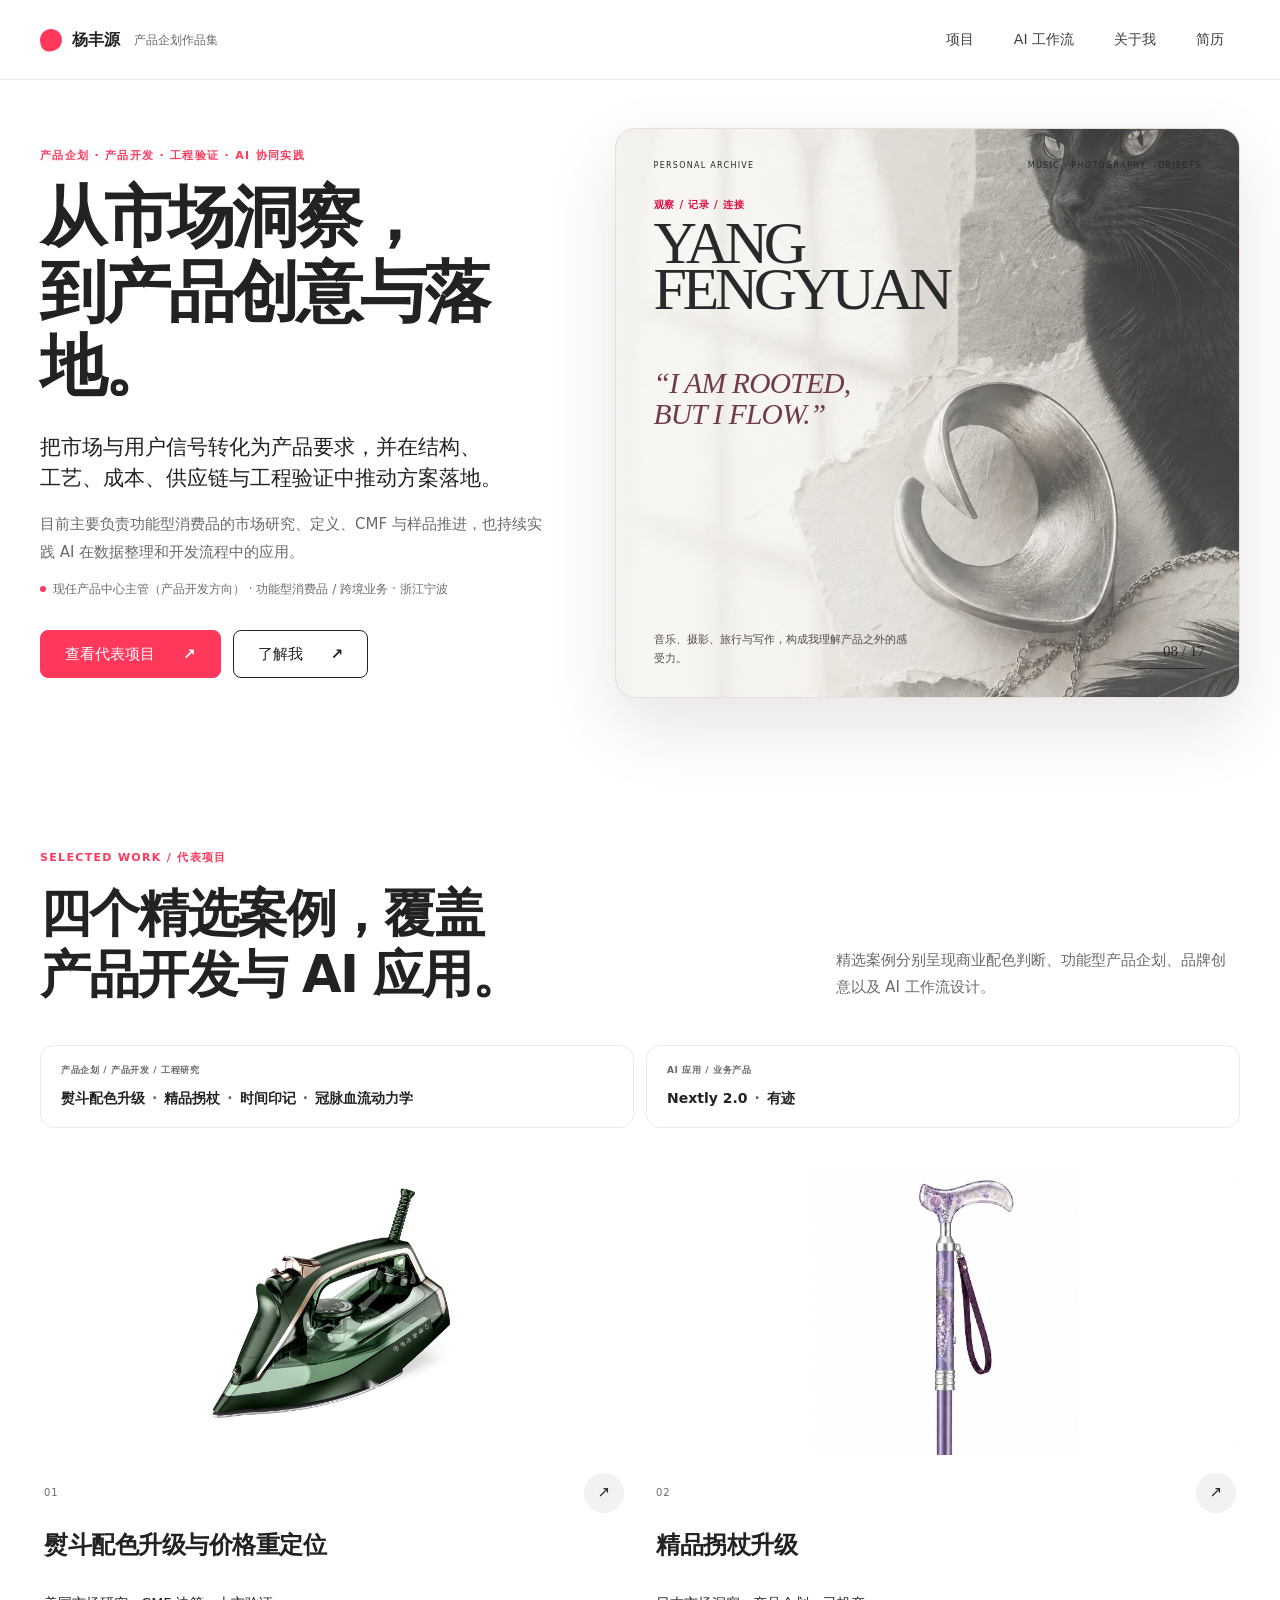
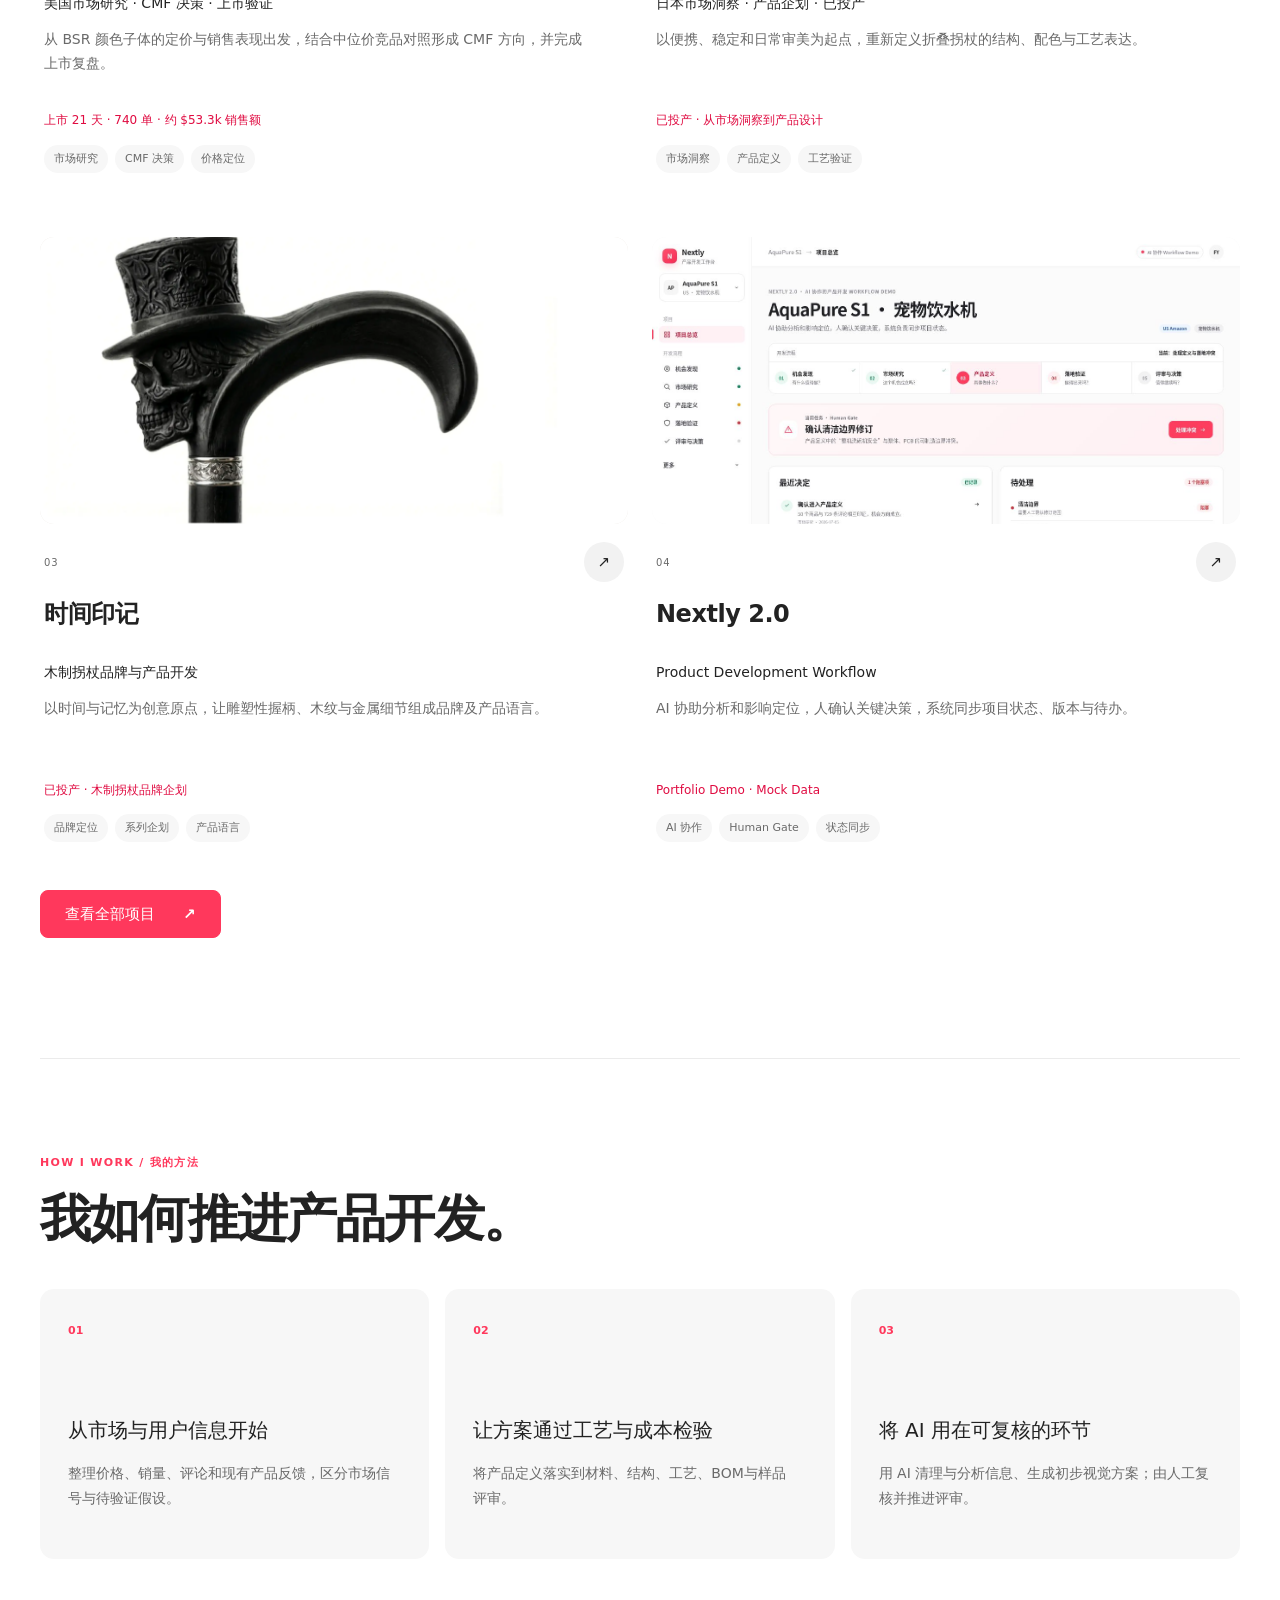
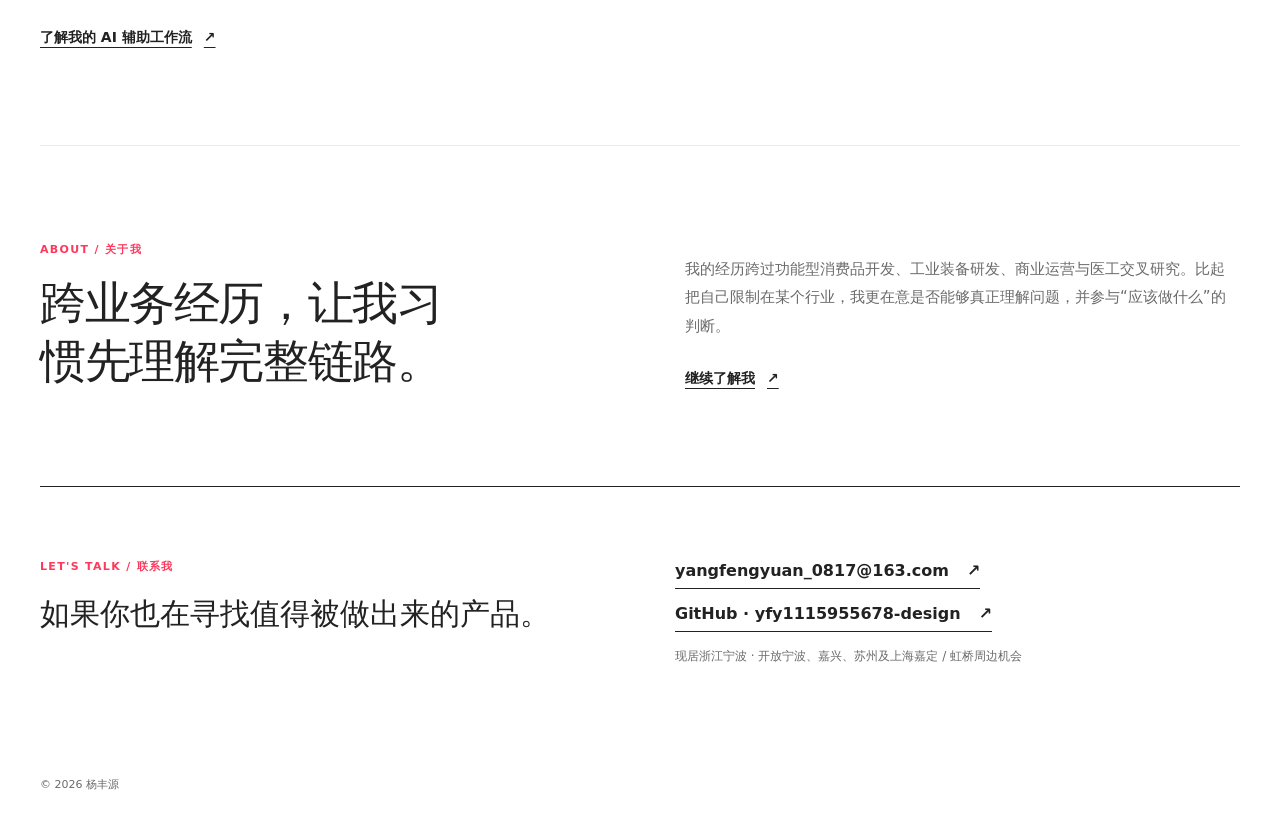
<file: index.html>
<!DOCTYPE html>
<html lang="zh-CN" data-theme="light"><head><meta charset="utf-8"><meta name="viewport" content="width=device-width, initial-scale=1"><link rel="preload" href="/hero-gothic-cat-metal.webp" as="image"><link rel="stylesheet" href="/assets/index-Cj0hgmuT.css?v=portfolio-20260827-corecases" data-precedence="vite-rsc/importer-resources"><title>杨丰源｜产品企划、产品开发与工程验证作品集</title><meta name="description" content="从市场与用户研究到产品定义、工程验证与供应链落地，展示杨丰源在产品企划、产品开发及 AI 协同实践中的项目证据。"><meta property="og:title" content="杨丰源｜产品企划、产品开发与工程验证作品集"><meta property="og:description" content="从市场与用户研究到产品定义、工程验证与供应链落地，展示杨丰源在产品企划、产品开发及 AI 协同实践中的项目证据。"><meta property="og:type" content="website"><meta property="og:image" content="https://fengyuan-portfolio.onrender.com/hero-gothic-cat-metal.webp"><meta property="og:url" content="https://fengyuan-portfolio.onrender.com"><meta name="twitter:card" content="summary_large_image"><meta name="twitter:image" content="https://fengyuan-portfolio.onrender.com/hero-gothic-cat-metal.webp"><link rel="canonical" href="https://fengyuan-portfolio.onrender.com/"><link rel="shortcut icon" href="/favicon.svg"><link rel="icon" href="/favicon.svg">
<link rel="preload" href="/assets/_vinext_fonts/geist-8ac0455e797f/geist-ff2310f5.woff2" as="font" type="font/woff2" crossorigin="">
<link rel="preload" href="/assets/_vinext_fonts/geist-8ac0455e797f/geist-875ccdd4.woff2" as="font" type="font/woff2" crossorigin="">
<link rel="preload" href="/assets/_vinext_fonts/geist-8ac0455e797f/geist-52306abf.woff2" as="font" type="font/woff2" crossorigin="">
<link rel="preload" href="/assets/_vinext_fonts/geist-8ac0455e797f/geist-001175b1.woff2" as="font" type="font/woff2" crossorigin="">
<link rel="preload" href="/assets/_vinext_fonts/geist-8ac0455e797f/geist-98bbbccb.woff2" as="font" type="font/woff2" crossorigin="">
<link rel="preload" href="/assets/_vinext_fonts/geist-mono-00e989178794/geist-mono-f6b33328.woff2" as="font" type="font/woff2" crossorigin="">
<link rel="preload" href="/assets/_vinext_fonts/geist-mono-00e989178794/geist-mono-44e03052.woff2" as="font" type="font/woff2" crossorigin="">
<link rel="preload" href="/assets/_vinext_fonts/geist-mono-00e989178794/geist-mono-0638449e.woff2" as="font" type="font/woff2" crossorigin="">
<link rel="preload" href="/assets/_vinext_fonts/geist-mono-00e989178794/geist-mono-971fb274.woff2" as="font" type="font/woff2" crossorigin="">
<link rel="preload" href="/assets/_vinext_fonts/geist-mono-00e989178794/geist-mono-44745446.woff2" as="font" type="font/woff2" crossorigin="">
<link rel="preload" href="/assets/_vinext_fonts/geist-mono-00e989178794/geist-mono-013b2f2f.woff2" as="font" type="font/woff2" crossorigin="">
<style data-vinext-fonts="">/* cyrillic-ext */
@font-face {
  font-family: 'Geist';
  font-style: normal;
  font-weight: 100 900;
  font-display: swap;
  src: url(/assets/_vinext_fonts/geist-8ac0455e797f/geist-ff2310f5.woff2) format('woff2');
  unicode-range: U+0460-052F, U+1C80-1C8A, U+20B4, U+2DE0-2DFF, U+A640-A69F, U+FE2E-FE2F;
}
/* cyrillic */
@font-face {
  font-family: 'Geist';
  font-style: normal;
  font-weight: 100 900;
  font-display: swap;
  src: url(/assets/_vinext_fonts/geist-8ac0455e797f/geist-875ccdd4.woff2) format('woff2');
  unicode-range: U+0301, U+0400-045F, U+0490-0491, U+04B0-04B1, U+2116;
}
/* vietnamese */
@font-face {
  font-family: 'Geist';
  font-style: normal;
  font-weight: 100 900;
  font-display: swap;
  src: url(/assets/_vinext_fonts/geist-8ac0455e797f/geist-52306abf.woff2) format('woff2');
  unicode-range: U+0102-0103, U+0110-0111, U+0128-0129, U+0168-0169, U+01A0-01A1, U+01AF-01B0, U+0300-0301, U+0303-0304, U+0308-0309, U+0323, U+0329, U+1EA0-1EF9, U+20AB;
}
/* latin-ext */
@font-face {
  font-family: 'Geist';
  font-style: normal;
  font-weight: 100 900;
  font-display: swap;
  src: url(/assets/_vinext_fonts/geist-8ac0455e797f/geist-001175b1.woff2) format('woff2');
  unicode-range: U+0100-02BA, U+02BD-02C5, U+02C7-02CC, U+02CE-02D7, U+02DD-02FF, U+0304, U+0308, U+0329, U+1D00-1DBF, U+1E00-1E9F, U+1EF2-1EFF, U+2020, U+20A0-20AB, U+20AD-20C0, U+2113, U+2C60-2C7F, U+A720-A7FF;
}
/* latin */
@font-face {
  font-family: 'Geist';
  font-style: normal;
  font-weight: 100 900;
  font-display: swap;
  src: url(/assets/_vinext_fonts/geist-8ac0455e797f/geist-98bbbccb.woff2) format('woff2');
  unicode-range: U+0000-00FF, U+0131, U+0152-0153, U+02BB-02BC, U+02C6, U+02DA, U+02DC, U+0304, U+0308, U+0329, U+2000-206F, U+20AC, U+2122, U+2191, U+2193, U+2212, U+2215, U+FEFF, U+FFFD;
}

.__font_geist_0tvmz3h { font-family: 'Geist', sans-serif; }

.__variable_geist_0tvmz3h { --font-geist-sans: 'Geist', sans-serif; }

/* cyrillic-ext */
@font-face {
  font-family: 'Geist Mono';
  font-style: normal;
  font-weight: 100 900;
  font-display: swap;
  src: url(/assets/_vinext_fonts/geist-mono-00e989178794/geist-mono-f6b33328.woff2) format('woff2');
  unicode-range: U+0460-052F, U+1C80-1C8A, U+20B4, U+2DE0-2DFF, U+A640-A69F, U+FE2E-FE2F;
}
/* cyrillic */
@font-face {
  font-family: 'Geist Mono';
  font-style: normal;
  font-weight: 100 900;
  font-display: swap;
  src: url(/assets/_vinext_fonts/geist-mono-00e989178794/geist-mono-44e03052.woff2) format('woff2');
  unicode-range: U+0301, U+0400-045F, U+0490-0491, U+04B0-04B1, U+2116;
}
/* symbols2 */
@font-face {
  font-family: 'Geist Mono';
  font-style: normal;
  font-weight: 100 900;
  font-display: swap;
  src: url(/assets/_vinext_fonts/geist-mono-00e989178794/geist-mono-0638449e.woff2) format('woff2');
  unicode-range: U+2000-2001, U+2004-2008, U+200A, U+23B8-23BD, U+2500-259F;
}
/* vietnamese */
@font-face {
  font-family: 'Geist Mono';
  font-style: normal;
  font-weight: 100 900;
  font-display: swap;
  src: url(/assets/_vinext_fonts/geist-mono-00e989178794/geist-mono-971fb274.woff2) format('woff2');
  unicode-range: U+0102-0103, U+0110-0111, U+0128-0129, U+0168-0169, U+01A0-01A1, U+01AF-01B0, U+0300-0301, U+0303-0304, U+0308-0309, U+0323, U+0329, U+1EA0-1EF9, U+20AB;
}
/* latin-ext */
@font-face {
  font-family: 'Geist Mono';
  font-style: normal;
  font-weight: 100 900;
  font-display: swap;
  src: url(/assets/_vinext_fonts/geist-mono-00e989178794/geist-mono-44745446.woff2) format('woff2');
  unicode-range: U+0100-02BA, U+02BD-02C5, U+02C7-02CC, U+02CE-02D7, U+02DD-02FF, U+0304, U+0308, U+0329, U+1D00-1DBF, U+1E00-1E9F, U+1EF2-1EFF, U+2020, U+20A0-20AB, U+20AD-20C0, U+2113, U+2C60-2C7F, U+A720-A7FF;
}
/* latin */
@font-face {
  font-family: 'Geist Mono';
  font-style: normal;
  font-weight: 100 900;
  font-display: swap;
  src: url(/assets/_vinext_fonts/geist-mono-00e989178794/geist-mono-013b2f2f.woff2) format('woff2');
  unicode-range: U+0000-00FF, U+0131, U+0152-0153, U+02BB-02BC, U+02C6, U+02DA, U+02DC, U+0304, U+0308, U+0329, U+2000-206F, U+20AC, U+2122, U+2191, U+2193, U+2212, U+2215, U+FEFF, U+FFFD;
}

.__font_geist_mono_1diim1n { font-family: 'Geist Mono', sans-serif; }

.__variable_geist_mono_1diim1n { --font-geist-mono: 'Geist Mono', sans-serif; }
</style>
<link rel="stylesheet" href="/assets/cat-cursor.css"><style id="iron-portfolio-card-css">
.iron-project-visual{background:linear-gradient(135deg,#202b2d,#172425 54%,#2c2431);display:flex;align-items:center;justify-content:center;position:relative;overflow:hidden;padding:35px}
.iron-project-visual:after{content:"COLOR / PRICE / MARKET";position:absolute;bottom:25px;left:28px;color:#bdcccc;font:11px/1.5 monospace;letter-spacing:.14em}
.iron-project-visual .iron-color-bar{width:25%;height:74%;border-radius:100px 100px 13px 13px;margin:0 6px;transform:skewX(-9deg) rotate(-2deg);box-shadow:inset 10px 6px 19px rgba(255,255,255,.2),inset -15px -12px 25px rgba(0,0,0,.45),0 12px 28px rgba(0,0,0,.25)}
.iron-project-visual .iron-color-bar:nth-child(1){background:linear-gradient(120deg,#767d80,#151a1c,#5f6868)}
.iron-project-visual .iron-color-bar:nth-child(2){background:linear-gradient(120deg,#318478,#093b39,#4e7670)}
.iron-project-visual .iron-color-bar:nth-child(3){background:linear-gradient(120deg,#87508e,#371f4a,#6c3c76)}
.iron-project-visual:before{content:"CMF RESEARCH";position:absolute;top:25px;left:28px;color:#d2e1df;font:11px/1 monospace;letter-spacing:.15em}
@media(max-width:600px){.iron-project-visual{padding:22px}.iron-project-visual .iron-color-bar{height:68%}}
</style><style id="real-iron-card">
.iron-project-visual.iron-real-card{background:#fff!important;display:flex!important;align-items:center!important;justify-content:center!important;padding:0!important;overflow:hidden!important}
.iron-project-visual.iron-real-card::before,.iron-project-visual.iron-real-card::after{display:none!important}
.iron-real-card-inner{width:48.78%;height:auto;aspect-ratio:1;flex:0 0 auto;background:#fff url('/project-images/iron-selected-cmf-1024.avif') no-repeat 0% 50% / 300% auto}
</style><style id="portfolio-paths-two-cols">
@media (min-width:701px){.portfolio-paths-two{grid-template-columns:repeat(2,minmax(0,1fr))}}
</style><style id="portfolio-card-rhythm-v2">
/* Align the information baseline for card pairs without forcing mobile card heights. */
@media(min-width:961px){
.project-grid>.project-card{display:flex;flex-direction:column}
.project-grid>.project-card>.project-card-copy{display:flex;flex-direction:column;flex:1}
.project-grid>.project-card h3{min-height:2.55em}
.project-grid>.project-card .project-subtitle{min-height:1.5em}
.project-grid>.project-card .project-summary{min-height:4.9em}
.project-grid>.project-card .tag-row{margin-top:auto}
}
</style></head><body class="__variable_geist_0tvmz3h __variable_geist_mono_1diim1n">
<a class="skip-link" href="#main-content">跳到主要内容</a>
<main id="main-content" class="site-page"><header class="site-header shell"><a href="/" class="wordmark" aria-label="杨丰源作品集首页" aria-current="page"><span class="wordmark-dot" aria-hidden="true"></span><span>杨丰源</span><small>产品企划作品集</small></a><nav aria-label="主要导航"><a href="/projects">项目</a><a href="/ai-workflow">AI 工作流</a><a href="/about">关于我</a><a href="/resume">简历</a></nav></header><section class="hero shell" aria-labelledby="hero-title"><div class="hero-copy"><p class="eyebrow">产品企划 · 产品开发 · 工程验证 · AI 协同实践</p><h1 id="hero-title">从市场洞察，<br>到产品创意与落地。</h1><p class="hero-lede">把市场与用户信号转化为产品要求，并在结构、工艺、成本、供应链与工程验证中推动方案落地。</p><p class="hero-note">目前主要负责功能型消费品的市场研究、定义、CMF 与样品推进，也持续实践 AI 在数据整理和开发流程中的应用。</p><p class="hero-role">现任产品中心主管（产品开发方向） · 功能型消费品 / 跨境业务 · 浙江宁波</p><div class="hero-actions"><a href="/projects" class="button button-primary">查看代表项目 <span aria-hidden="true">↗</span></a><a href="/about" class="button button-secondary">了解我 <span aria-hidden="true">↗</span></a></div></div><aside class="hero-editorial hero-editorial-personal" aria-label="杨丰源个人视觉档案"><img src="/hero-gothic-cat-metal.webp" alt="黑猫、银色金属与哥特拱窗影组成的个人视觉拼贴"><div class="hero-editorial-topline"><span>PERSONAL ARCHIVE</span><span>MUSIC · PHOTOGRAPHY · OBJECTS</span></div><div class="hero-editorial-title"><small>观察 / 记录 / 连接</small><strong>YANG<br>FENGYUAN</strong></div><blockquote>“I AM ROOTED,<br>BUT I FLOW.”</blockquote><div class="hero-editorial-foot"><p>音乐、摄影、旅行与写作，<br class="br-mobile">构成我理解产品之外的感受力。</p><time datetime="08-17">08 / 17</time></div></aside></section><section class="projects-section shell section-pad" id="projects"><div class="section-heading"><div><p class="eyebrow">SELECTED WORK / 代表项目</p><h2>四个精选案例，覆盖产品开发与 AI 应用。</h2></div><p>精选案例分别呈现商业配色判断、功能型产品企划、品牌创意以及 AI 工作流设计。</p></div><div class="portfolio-paths portfolio-paths-two" aria-label="按领域浏览全部项目"><article><span>产品企划 / 产品开发 / 工程研究</span><p><a href="/projects/iron">熨斗配色升级</a><i>·</i><a href="/projects/cane">精品拐杖</a><i>·</i><a href="/projects/brand-concept">时间印记</a><i>·</i><a href="/projects/coronary">冠脉血流动力学</a></p></article><article><span>AI 应用 / 业务产品</span><p><a href="/projects/nextly">Nextly 2.0</a><i>·</i><a href="/projects/youji">有迹</a></p></article></div><div class="project-grid"><a href="/projects/iron" class="project-card project-card-iron"><div class="project-visual iron-project-visual iron-real-card" role="img" aria-label="深绿色熨斗产品 CMF 效果图，深绿与香槟金主视觉"><div class="iron-real-card-inner"></div></div><div class="project-card-copy"><div class="project-card-head"><span class="project-index">01</span><span class="round-arrow"><span aria-hidden="true">↗</span></span></div><h3>熨斗配色升级与价格重定位</h3><p class="project-subtitle">美国市场研究 · CMF 决策 · 上市验证</p><p class="project-summary">从 BSR 颜色子体的定价与销售表现出发，结合中位价竞品对照形成 CMF 方向，并完成上市复盘。</p><p class="project-result">上市 21 天 · 740 单 · 约 $53.3k 销售额</p><div class="tag-row"><span>市场研究</span><span>CMF 决策</span><span>价格定位</span></div></div></a><a href="/projects/cane" class="project-card project-card-cane"><div class="project-visual cane-visual" aria-label="精品拐杖项目产品局部与工艺视觉"><img class="cane-main-image" src="/project-images/cane-purple-full.png" alt="紫色精品拐杖的握柄、腕带与上节花卉纹样" loading="lazy" decoding="async"></div><div class="project-card-copy"><div class="project-card-head"><span class="project-index">02</span><span class="round-arrow"><span aria-hidden="true">↗</span></span></div><h3>精品拐杖升级</h3><p class="project-subtitle">日本市场洞察 · 产品企划 · 已投产</p><p class="project-summary">以便携、稳定和日常审美为起点，重新定义折叠拐杖的结构、配色与工艺表达。</p><p class="project-result">已投产 · 从市场洞察到产品设计</p><div class="tag-row"><span>市场洞察</span><span>产品定义</span><span>工艺验证</span></div></div></a><a href="/projects/brand-concept" class="project-card project-card-brand-concept"><div class="project-visual brand-visual" aria-label="时间印记品牌概念视觉"><img class="brand-editorial-image" src="/project-images/brand-concept-editorial.webp" alt="时间印记木制拐杖的 AI 辅助概念视觉" loading="lazy" decoding="async"></div><div class="project-card-copy"><div class="project-card-head"><span class="project-index">03</span><span class="round-arrow"><span aria-hidden="true">↗</span></span></div><h3>时间印记</h3><p class="project-subtitle">木制拐杖品牌与产品开发</p><p class="project-summary">以时间与记忆为创意原点，让雕塑性握柄、木纹与金属细节组成品牌及产品语言。</p><p class="project-result">已投产 · 木制拐杖品牌企划</p><div class="tag-row"><span>品牌定位</span><span>系列企划</span><span>产品语言</span></div></div></a><a href="/projects/nextly" class="project-card project-card-nextly"><div class="project-visual screenshot-visual nextly-visual" aria-label="Nextly 2.0 产品开发 Workflow 项目总览与 Human Gate 界面"><img class="project-shot" src="/project-images/nextly-workflow-overview.jpg" alt="Nextly 2.0 五阶段产品开发 Workflow 与当前 Human Gate 界面" loading="lazy" decoding="async"></div><div class="project-card-copy"><div class="project-card-head"><span class="project-index">04</span><span class="round-arrow"><span aria-hidden="true">↗</span></span></div><h3>Nextly 2.0</h3><p class="project-subtitle">Product Development Workflow</p><p class="project-summary">AI 协助分析和影响定位，人确认关键决策，系统同步项目状态、版本与待办。</p><p class="project-result">Portfolio Demo · Mock Data</p><div class="tag-row"><span>AI 协作</span><span>Human Gate</span><span>状态同步</span></div></div></a></div><div style="margin-top:48px;display:flex"><a href="/projects" class="button button-primary">查看全部项目 <span aria-hidden="true">↗</span></a></div></section><section class="method-section shell section-pad"><div class="section-heading compact-heading"><div><p class="eyebrow">HOW I WORK / 我的方法</p><h2>我如何推进产品开发。</h2></div></div><div class="method-grid"><article><span>01</span><h3>从市场与用户信息开始</h3><p>整理价格、销量、评论和现有产品反馈，区分市场信号与待验证假设。</p></article><article><span>02</span><h3>让方案通过工艺与成本检验</h3><p>将产品定义落实到材料、结构、工艺、BOM与样品评审。</p></article><article><span>03</span><h3>将 AI 用在可复核的环节</h3><p>用 AI 清理与分析信息、生成初步视觉方案；由人工复核并推进评审。</p></article></div><div style="margin-top:40px"><a href="/ai-workflow" class="text-link">了解我的 AI 辅助工作流 <span aria-hidden="true">↗</span></a></div></section><section class="about-bridge shell section-pad"><div><p class="eyebrow">ABOUT / 关于我</p><h2>跨业务经历，让我习惯先理解完整链路。</h2></div><div><p>我的经历跨过功能型消费品开发、工业装备研发、商业运营与医工交叉研究。比起把自己限制在某个行业，我更在意是否能够真正理解问题，并参与“应该做什么”的判断。</p><a href="/about" class="text-link">继续了解我 <span aria-hidden="true">↗</span></a></div></section><footer class="site-footer shell"><div><p class="eyebrow">LET'S TALK / 联系我</p><h2>如果你也在寻找值得被做出来的产品。</h2></div><div class="footer-contact"><div class="footer-links"><a href="mailto:yangfengyuan_0817@163.com">yangfengyuan_0817@163.com <span aria-hidden="true">↗</span></a><a href="https://github.com/yfy1115955678-design" target="_blank" rel="noopener noreferrer" aria-label="访问杨丰源的GitHub主页（新窗口打开）">GitHub · yfy1115955678-design <span aria-hidden="true">↗</span></a></div><p>现居浙江宁波 · 开放宁波、嘉兴、苏州及上海嘉定 / 虹桥周边机会</p></div><p class="footer-meta">© 2026 杨丰源</p></footer></main><script src="/assets/cat-cursor.js" defer></script></body></html>
</file>
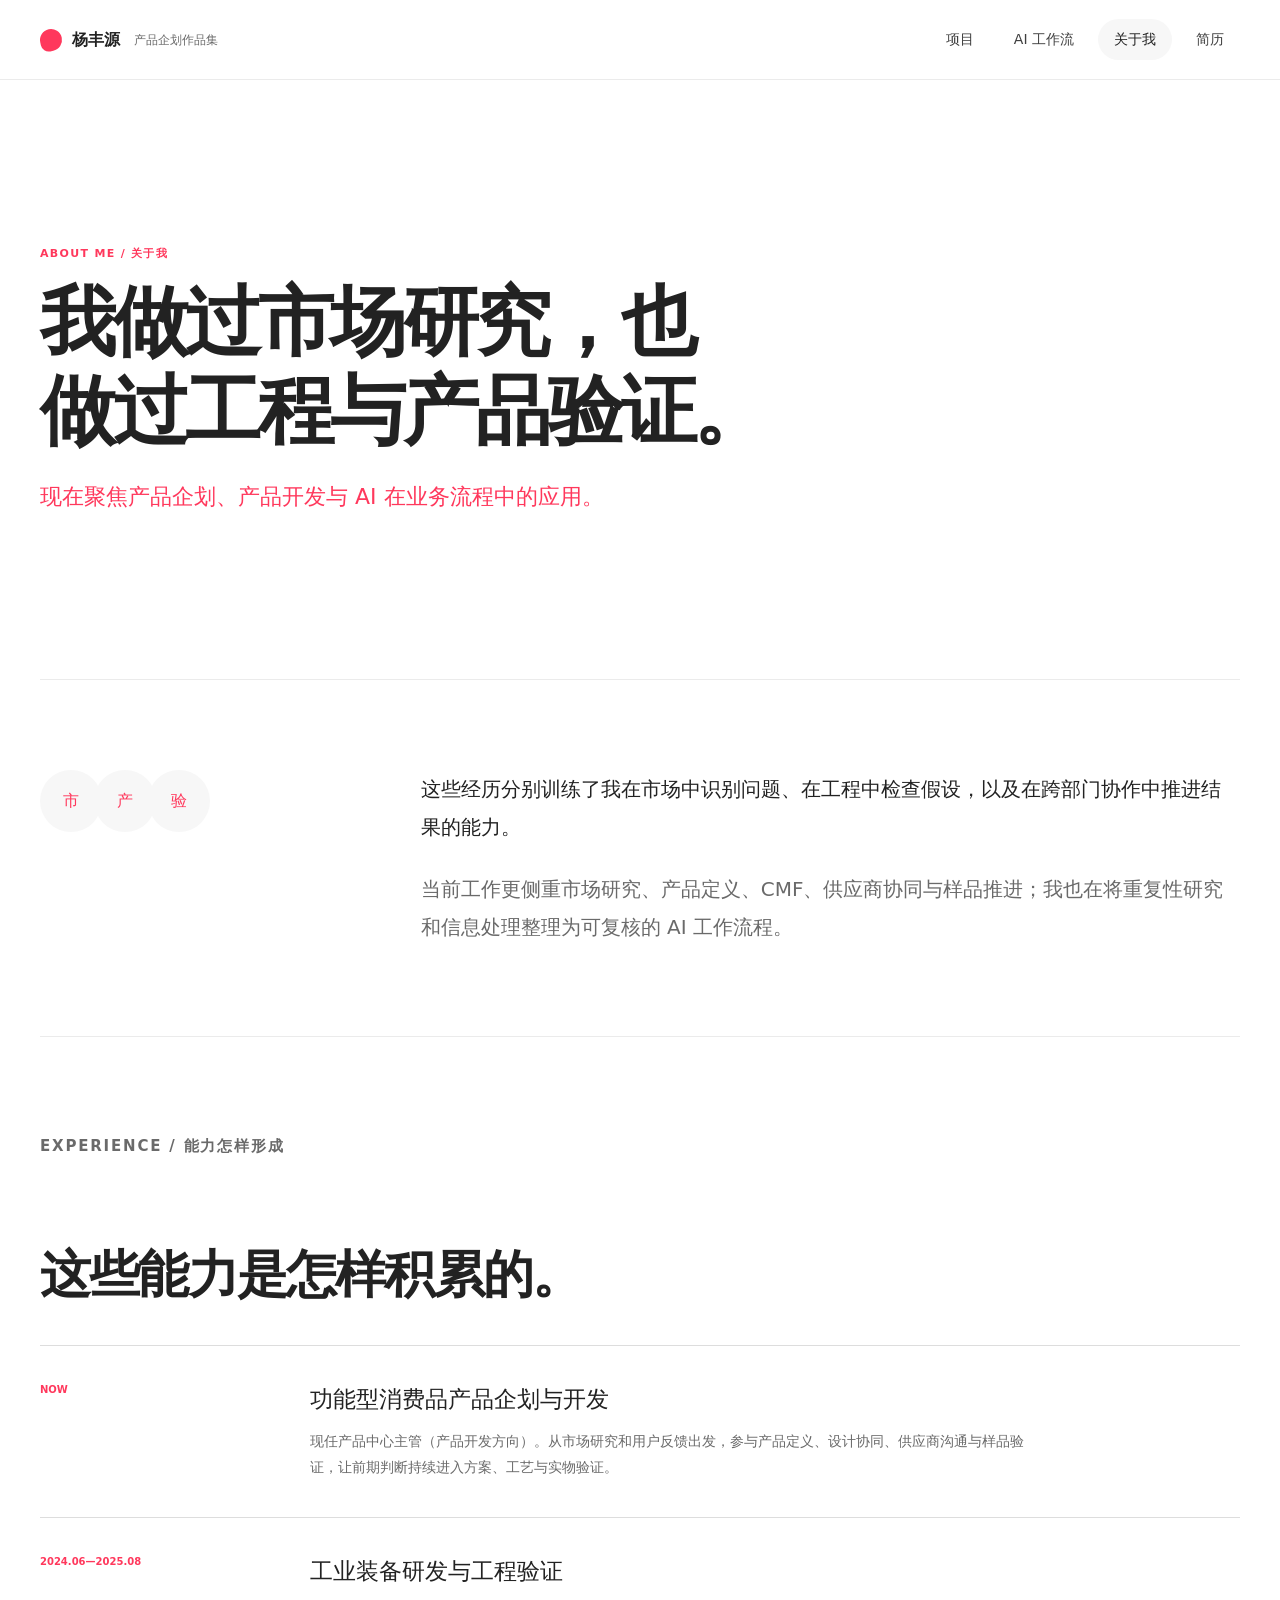
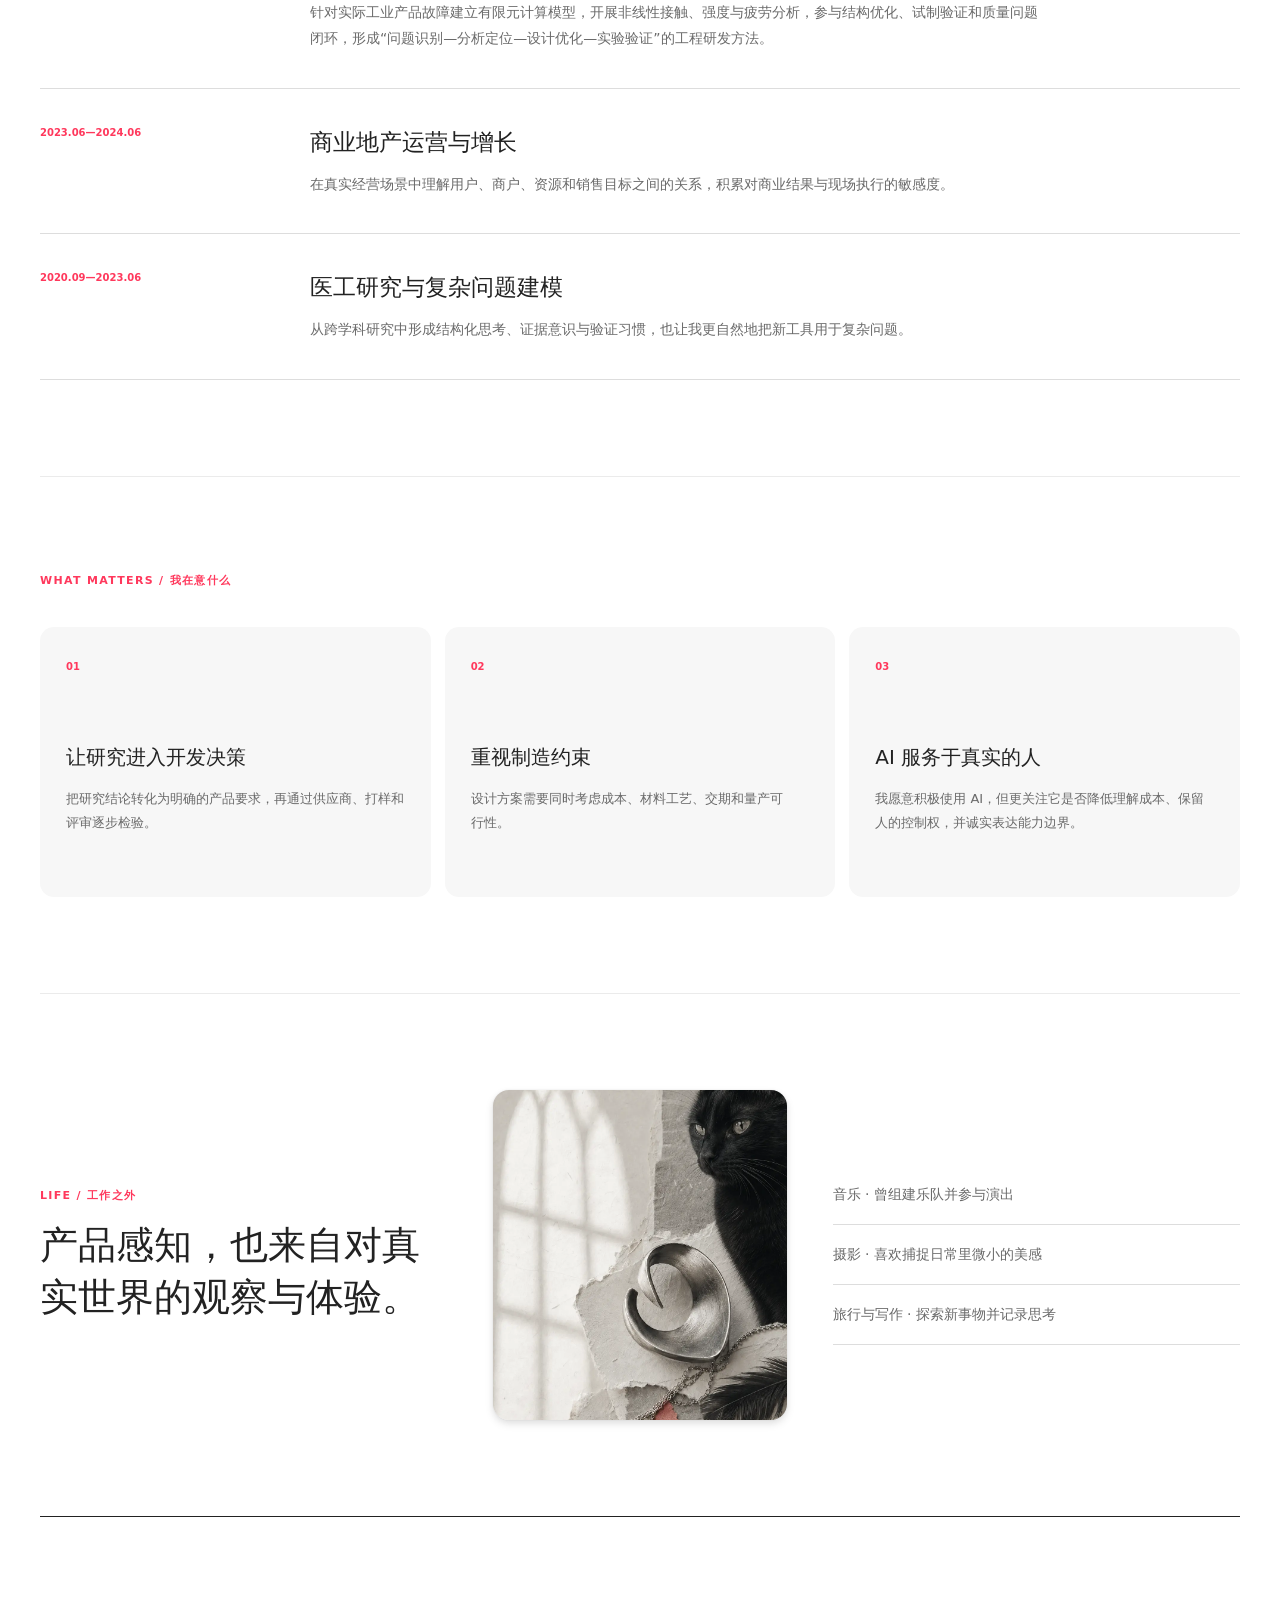
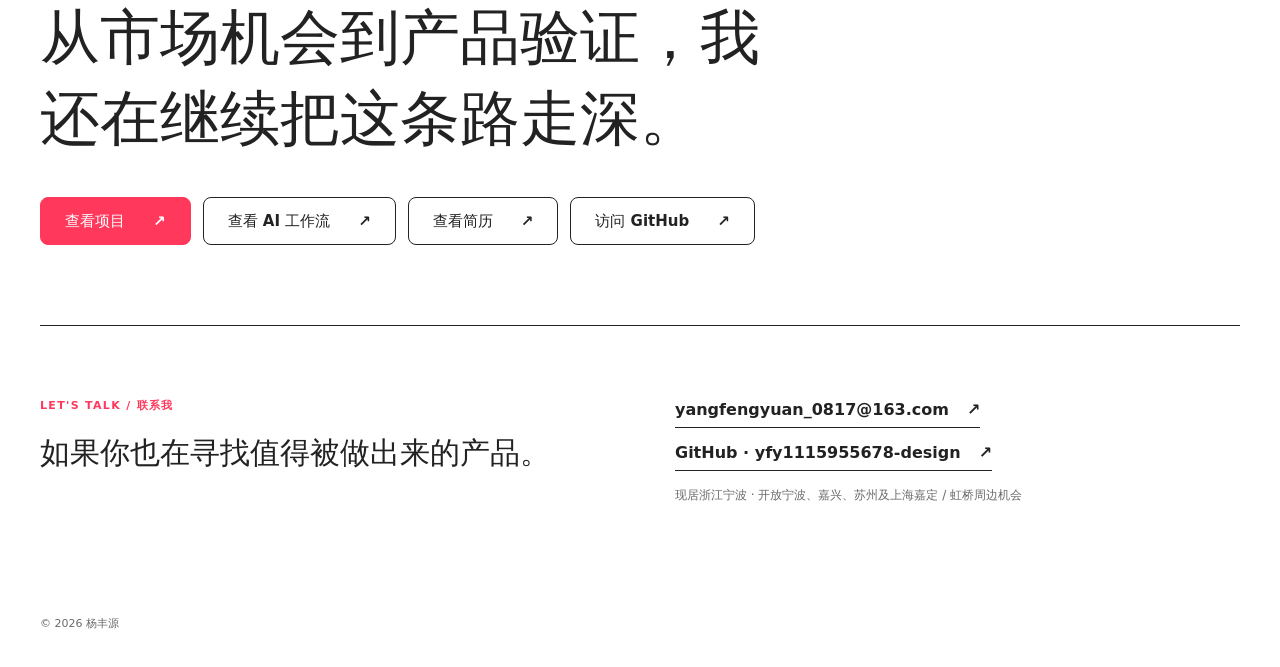
<file: about/index.html>
<!DOCTYPE html>
<html lang="zh-CN" data-theme="light"><head><meta charset="utf-8"><meta name="viewport" content="width=device-width, initial-scale=1"><link rel="stylesheet" href="/assets/index-Cj0hgmuT.css?v=portfolio-20260827-corecases" data-precedence="vite-rsc/importer-resources"><title>关于我｜杨丰源作品集</title><meta name="description" content="关于杨丰源：具备功能型消费品、工业装备、商业运营与医工研究经历的产品企划、产品开发与工程验证实践者。"><meta property="og:title" content="关于我｜杨丰源作品集"><meta property="og:description" content="关于杨丰源：具备功能型消费品、工业装备、商业运营与医工研究经历的产品企划、产品开发与工程验证实践者。"><meta property="og:type" content="website"><meta property="og:image" content="https://fengyuan-portfolio.onrender.com/hero-gothic-cat-metal.webp"><meta property="og:url" content="https://fengyuan-portfolio.onrender.com/about"><meta name="twitter:card" content="summary_large_image"><meta name="twitter:image" content="https://fengyuan-portfolio.onrender.com/hero-gothic-cat-metal.webp"><link rel="canonical" href="https://fengyuan-portfolio.onrender.com/about"><link rel="shortcut icon" href="/favicon.svg"><link rel="icon" href="/favicon.svg">
<link rel="preload" href="/assets/_vinext_fonts/geist-8ac0455e797f/geist-ff2310f5.woff2" as="font" type="font/woff2" crossorigin="">
<link rel="preload" href="/assets/_vinext_fonts/geist-8ac0455e797f/geist-875ccdd4.woff2" as="font" type="font/woff2" crossorigin="">
<link rel="preload" href="/assets/_vinext_fonts/geist-8ac0455e797f/geist-52306abf.woff2" as="font" type="font/woff2" crossorigin="">
<link rel="preload" href="/assets/_vinext_fonts/geist-8ac0455e797f/geist-001175b1.woff2" as="font" type="font/woff2" crossorigin="">
<link rel="preload" href="/assets/_vinext_fonts/geist-8ac0455e797f/geist-98bbbccb.woff2" as="font" type="font/woff2" crossorigin="">
<link rel="preload" href="/assets/_vinext_fonts/geist-mono-00e989178794/geist-mono-f6b33328.woff2" as="font" type="font/woff2" crossorigin="">
<link rel="preload" href="/assets/_vinext_fonts/geist-mono-00e989178794/geist-mono-44e03052.woff2" as="font" type="font/woff2" crossorigin="">
<link rel="preload" href="/assets/_vinext_fonts/geist-mono-00e989178794/geist-mono-0638449e.woff2" as="font" type="font/woff2" crossorigin="">
<link rel="preload" href="/assets/_vinext_fonts/geist-mono-00e989178794/geist-mono-971fb274.woff2" as="font" type="font/woff2" crossorigin="">
<link rel="preload" href="/assets/_vinext_fonts/geist-mono-00e989178794/geist-mono-44745446.woff2" as="font" type="font/woff2" crossorigin="">
<link rel="preload" href="/assets/_vinext_fonts/geist-mono-00e989178794/geist-mono-013b2f2f.woff2" as="font" type="font/woff2" crossorigin="">
<style data-vinext-fonts="">/* cyrillic-ext */
@font-face {
  font-family: 'Geist';
  font-style: normal;
  font-weight: 100 900;
  font-display: swap;
  src: url(/assets/_vinext_fonts/geist-8ac0455e797f/geist-ff2310f5.woff2) format('woff2');
  unicode-range: U+0460-052F, U+1C80-1C8A, U+20B4, U+2DE0-2DFF, U+A640-A69F, U+FE2E-FE2F;
}
/* cyrillic */
@font-face {
  font-family: 'Geist';
  font-style: normal;
  font-weight: 100 900;
  font-display: swap;
  src: url(/assets/_vinext_fonts/geist-8ac0455e797f/geist-875ccdd4.woff2) format('woff2');
  unicode-range: U+0301, U+0400-045F, U+0490-0491, U+04B0-04B1, U+2116;
}
/* vietnamese */
@font-face {
  font-family: 'Geist';
  font-style: normal;
  font-weight: 100 900;
  font-display: swap;
  src: url(/assets/_vinext_fonts/geist-8ac0455e797f/geist-52306abf.woff2) format('woff2');
  unicode-range: U+0102-0103, U+0110-0111, U+0128-0129, U+0168-0169, U+01A0-01A1, U+01AF-01B0, U+0300-0301, U+0303-0304, U+0308-0309, U+0323, U+0329, U+1EA0-1EF9, U+20AB;
}
/* latin-ext */
@font-face {
  font-family: 'Geist';
  font-style: normal;
  font-weight: 100 900;
  font-display: swap;
  src: url(/assets/_vinext_fonts/geist-8ac0455e797f/geist-001175b1.woff2) format('woff2');
  unicode-range: U+0100-02BA, U+02BD-02C5, U+02C7-02CC, U+02CE-02D7, U+02DD-02FF, U+0304, U+0308, U+0329, U+1D00-1DBF, U+1E00-1E9F, U+1EF2-1EFF, U+2020, U+20A0-20AB, U+20AD-20C0, U+2113, U+2C60-2C7F, U+A720-A7FF;
}
/* latin */
@font-face {
  font-family: 'Geist';
  font-style: normal;
  font-weight: 100 900;
  font-display: swap;
  src: url(/assets/_vinext_fonts/geist-8ac0455e797f/geist-98bbbccb.woff2) format('woff2');
  unicode-range: U+0000-00FF, U+0131, U+0152-0153, U+02BB-02BC, U+02C6, U+02DA, U+02DC, U+0304, U+0308, U+0329, U+2000-206F, U+20AC, U+2122, U+2191, U+2193, U+2212, U+2215, U+FEFF, U+FFFD;
}

.__font_geist_0tvmz3h { font-family: 'Geist', sans-serif; }

.__variable_geist_0tvmz3h { --font-geist-sans: 'Geist', sans-serif; }

/* cyrillic-ext */
@font-face {
  font-family: 'Geist Mono';
  font-style: normal;
  font-weight: 100 900;
  font-display: swap;
  src: url(/assets/_vinext_fonts/geist-mono-00e989178794/geist-mono-f6b33328.woff2) format('woff2');
  unicode-range: U+0460-052F, U+1C80-1C8A, U+20B4, U+2DE0-2DFF, U+A640-A69F, U+FE2E-FE2F;
}
/* cyrillic */
@font-face {
  font-family: 'Geist Mono';
  font-style: normal;
  font-weight: 100 900;
  font-display: swap;
  src: url(/assets/_vinext_fonts/geist-mono-00e989178794/geist-mono-44e03052.woff2) format('woff2');
  unicode-range: U+0301, U+0400-045F, U+0490-0491, U+04B0-04B1, U+2116;
}
/* symbols2 */
@font-face {
  font-family: 'Geist Mono';
  font-style: normal;
  font-weight: 100 900;
  font-display: swap;
  src: url(/assets/_vinext_fonts/geist-mono-00e989178794/geist-mono-0638449e.woff2) format('woff2');
  unicode-range: U+2000-2001, U+2004-2008, U+200A, U+23B8-23BD, U+2500-259F;
}
/* vietnamese */
@font-face {
  font-family: 'Geist Mono';
  font-style: normal;
  font-weight: 100 900;
  font-display: swap;
  src: url(/assets/_vinext_fonts/geist-mono-00e989178794/geist-mono-971fb274.woff2) format('woff2');
  unicode-range: U+0102-0103, U+0110-0111, U+0128-0129, U+0168-0169, U+01A0-01A1, U+01AF-01B0, U+0300-0301, U+0303-0304, U+0308-0309, U+0323, U+0329, U+1EA0-1EF9, U+20AB;
}
/* latin-ext */
@font-face {
  font-family: 'Geist Mono';
  font-style: normal;
  font-weight: 100 900;
  font-display: swap;
  src: url(/assets/_vinext_fonts/geist-mono-00e989178794/geist-mono-44745446.woff2) format('woff2');
  unicode-range: U+0100-02BA, U+02BD-02C5, U+02C7-02CC, U+02CE-02D7, U+02DD-02FF, U+0304, U+0308, U+0329, U+1D00-1DBF, U+1E00-1E9F, U+1EF2-1EFF, U+2020, U+20A0-20AB, U+20AD-20C0, U+2113, U+2C60-2C7F, U+A720-A7FF;
}
/* latin */
@font-face {
  font-family: 'Geist Mono';
  font-style: normal;
  font-weight: 100 900;
  font-display: swap;
  src: url(/assets/_vinext_fonts/geist-mono-00e989178794/geist-mono-013b2f2f.woff2) format('woff2');
  unicode-range: U+0000-00FF, U+0131, U+0152-0153, U+02BB-02BC, U+02C6, U+02DA, U+02DC, U+0304, U+0308, U+0329, U+2000-206F, U+20AC, U+2122, U+2191, U+2193, U+2212, U+2215, U+FEFF, U+FFFD;
}

.__font_geist_mono_1diim1n { font-family: 'Geist Mono', sans-serif; }

.__variable_geist_mono_1diim1n { --font-geist-mono: 'Geist Mono', sans-serif; }
</style>
<link rel="stylesheet" href="/assets/cat-cursor.css"></head><body class="__variable_geist_0tvmz3h __variable_geist_mono_1diim1n">
<a class="skip-link" href="#main-content">跳到主要内容</a>
<main id="main-content" class="site-page about-page"><header class="site-header shell"><a href="/" class="wordmark" aria-label="杨丰源作品集首页"><span class="wordmark-dot" aria-hidden="true"></span><span>杨丰源</span><small>产品企划作品集</small></a><nav aria-label="主要导航"><a href="/projects">项目</a><a href="/ai-workflow">AI 工作流</a><a href="/about" aria-current="page">关于我</a><a href="/resume">简历</a></nav></header><section class="about-hero shell"><p class="eyebrow">ABOUT ME / 关于我</p><h1>我做过市场研究，也做过工程与产品验证。</h1><p>现在聚焦产品企划、产品开发与 AI 在业务流程中的应用。</p></section><section class="about-manifesto shell"><div class="manifesto-mark" aria-hidden="true"><span>市</span><span>产</span><span>验</span></div><div><p>这些经历分别训练了我在市场中识别问题、在工程中检查假设，以及在跨部门协作中推进结果的能力。</p><p>当前工作更侧重市场研究、产品定义、CMF、供应商协同与样品推进；我也在将重复性研究和信息处理整理为可复核的 AI 工作流程。</p></div></section><section class="experience-section shell section-pad"><div class="section-heading compact-heading"><p class="eyebrow">EXPERIENCE / 能力怎样形成</p><h2>这些能力是怎样积累的。</h2></div><div class="experience-list"><article><span>NOW</span><div><h3>功能型消费品产品企划与开发</h3><p>现任产品中心主管（产品开发方向）。从市场研究和用户反馈出发，参与产品定义、设计协同、供应商沟通与样品验证，让前期判断持续进入方案、工艺与实物验证。</p></div></article><article><span>2024.06—2025.08</span><div><h3>工业装备研发与工程验证</h3><p>针对实际工业产品故障建立有限元计算模型，开展非线性接触、强度与疲劳分析，参与结构优化、试制验证和质量问题闭环，形成“问题识别—分析定位—设计优化—实验验证”的工程研发方法。</p></div></article><article><span>2023.06—2024.06</span><div><h3>商业地产运营与增长</h3><p>在真实经营场景中理解用户、商户、资源和销售目标之间的关系，积累对商业结果与现场执行的敏感度。</p></div></article><article><span>2020.09—2023.06</span><div><h3>医工研究与复杂问题建模</h3><p>从跨学科研究中形成结构化思考、证据意识与验证习惯，也让我更自然地把新工具用于复杂问题。</p></div></article></div></section><section class="about-values shell section-pad"><p class="eyebrow">WHAT MATTERS / 我在意什么</p><div class="value-grid"><article><span>01</span><h3>让研究进入开发决策</h3><p>把研究结论转化为明确的产品要求，再通过供应商、打样和评审逐步检验。</p></article><article><span>02</span><h3>重视制造约束</h3><p>设计方案需要同时考虑成本、材料工艺、交期和量产可行性。</p></article><article><span>03</span><h3>AI 服务于真实的人</h3><p>我愿意积极使用 AI，但更关注它是否降低理解成本、保留人的控制权，并诚实表达能力边界。</p></article></div></section><section class="life-section shell section-pad"><div><p class="eyebrow">LIFE / 工作之外</p><h2>产品感知，也来自对真实世界的观察与体验。</h2></div><figure class="life-visual"><img src="/hero-gothic-cat-metal.webp" alt="黑猫、金属与纸张组成的个人审美拼贴"></figure><div class="life-list"><span>音乐 · 曾组建乐队并参与演出</span><span>摄影 · 喜欢捕捉日常里微小的美感</span><span>旅行与写作 · 探索新事物并记录思考</span></div></section><section class="about-cta shell"><h2>从市场机会到产品验证，<br class="br-mobile">我还在继续把这条路走深。</h2><div><a href="/projects" class="button button-primary">查看项目 <span aria-hidden="true">↗</span></a><a href="/ai-workflow" class="button button-secondary">查看 AI 工作流 <span aria-hidden="true">↗</span></a><a href="/resume" class="button button-secondary">查看简历 <span aria-hidden="true">↗</span></a><a href="https://github.com/yfy1115955678-design" class="button button-secondary" target="_blank" rel="noopener noreferrer" aria-label="访问杨丰源的GitHub主页（新窗口打开）">访问 GitHub <span aria-hidden="true">↗</span></a></div></section><footer class="site-footer shell"><div><p class="eyebrow">LET'S TALK / 联系我</p><h2>如果你也在寻找值得被做出来的产品。</h2></div><div class="footer-contact"><div class="footer-links"><a href="mailto:yangfengyuan_0817@163.com">yangfengyuan_0817@163.com <span aria-hidden="true">↗</span></a><a href="https://github.com/yfy1115955678-design" target="_blank" rel="noopener noreferrer" aria-label="访问杨丰源的GitHub主页（新窗口打开）">GitHub · yfy1115955678-design <span aria-hidden="true">↗</span></a></div><p>现居浙江宁波 · 开放宁波、嘉兴、苏州及上海嘉定 / 虹桥周边机会</p></div><p class="footer-meta">© 2026 杨丰源</p></footer></main><script src="/assets/cat-cursor.js" defer></script></body></html>
</file>
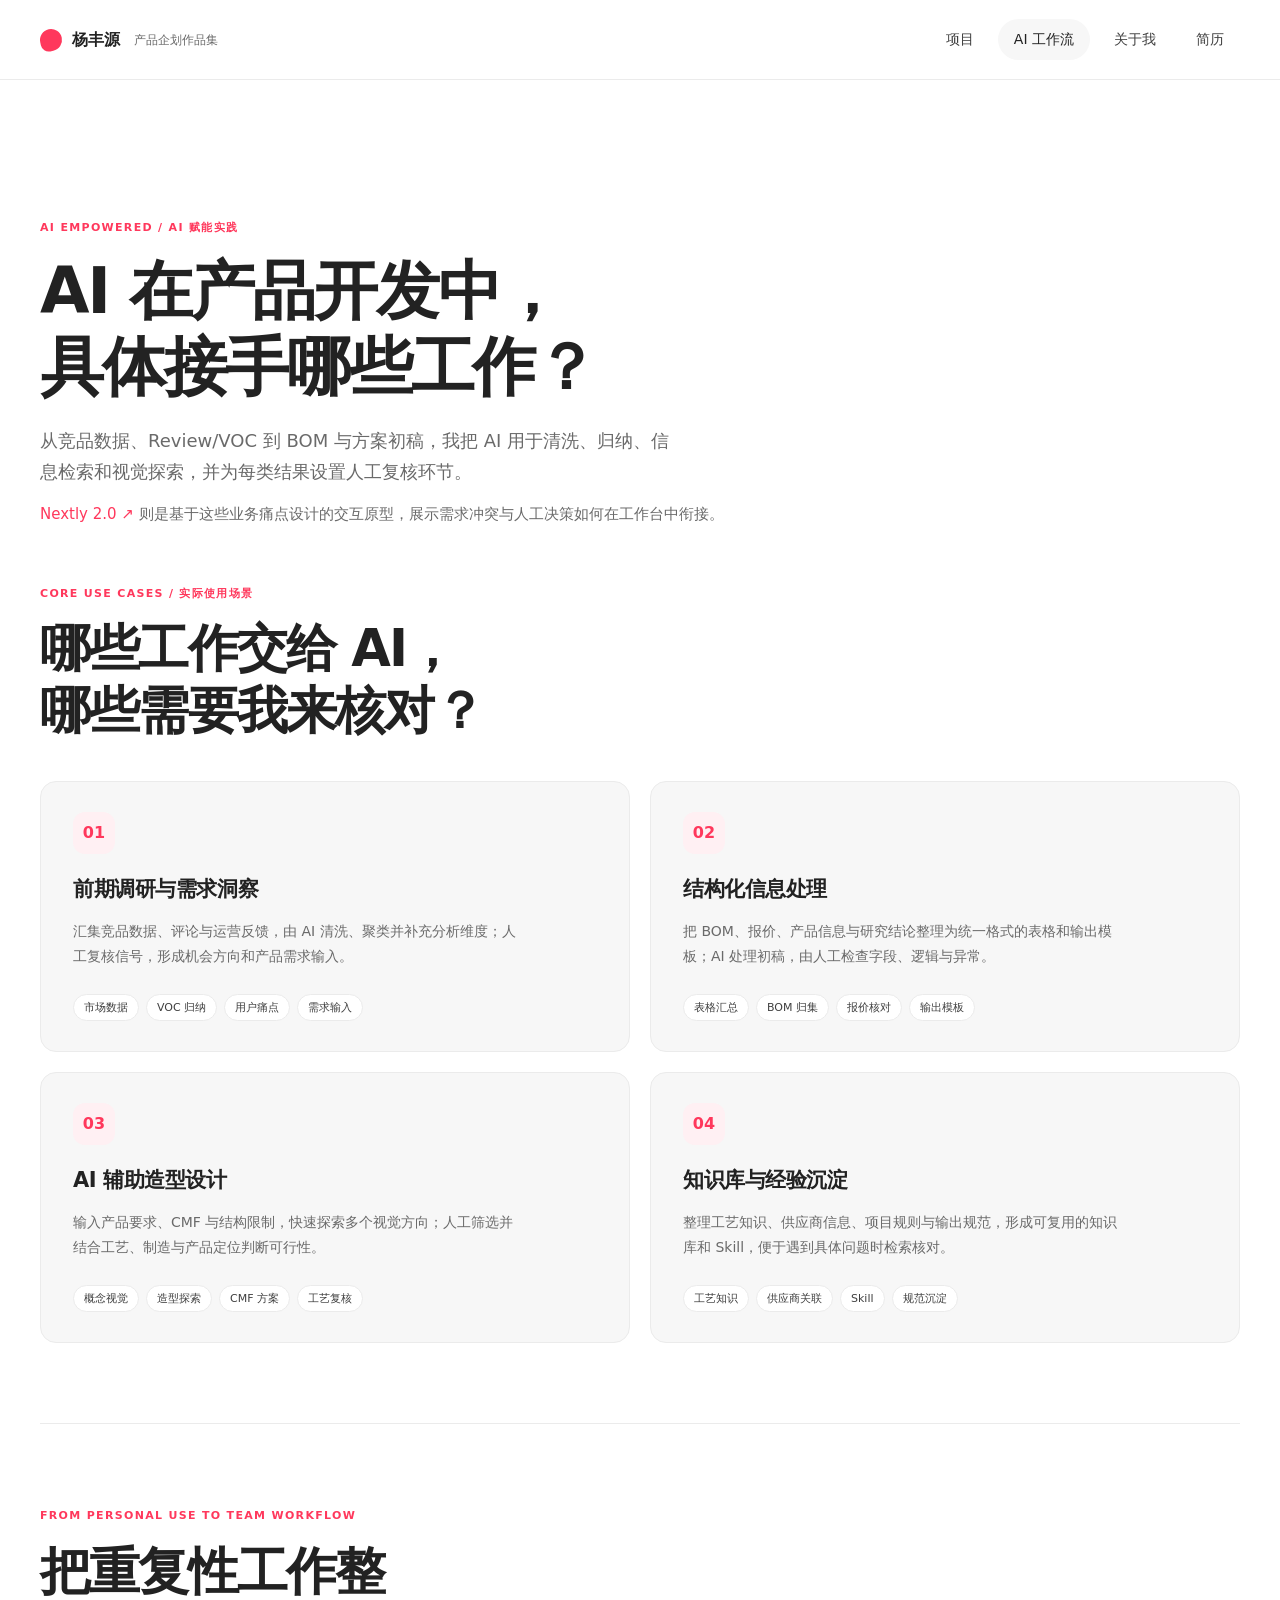
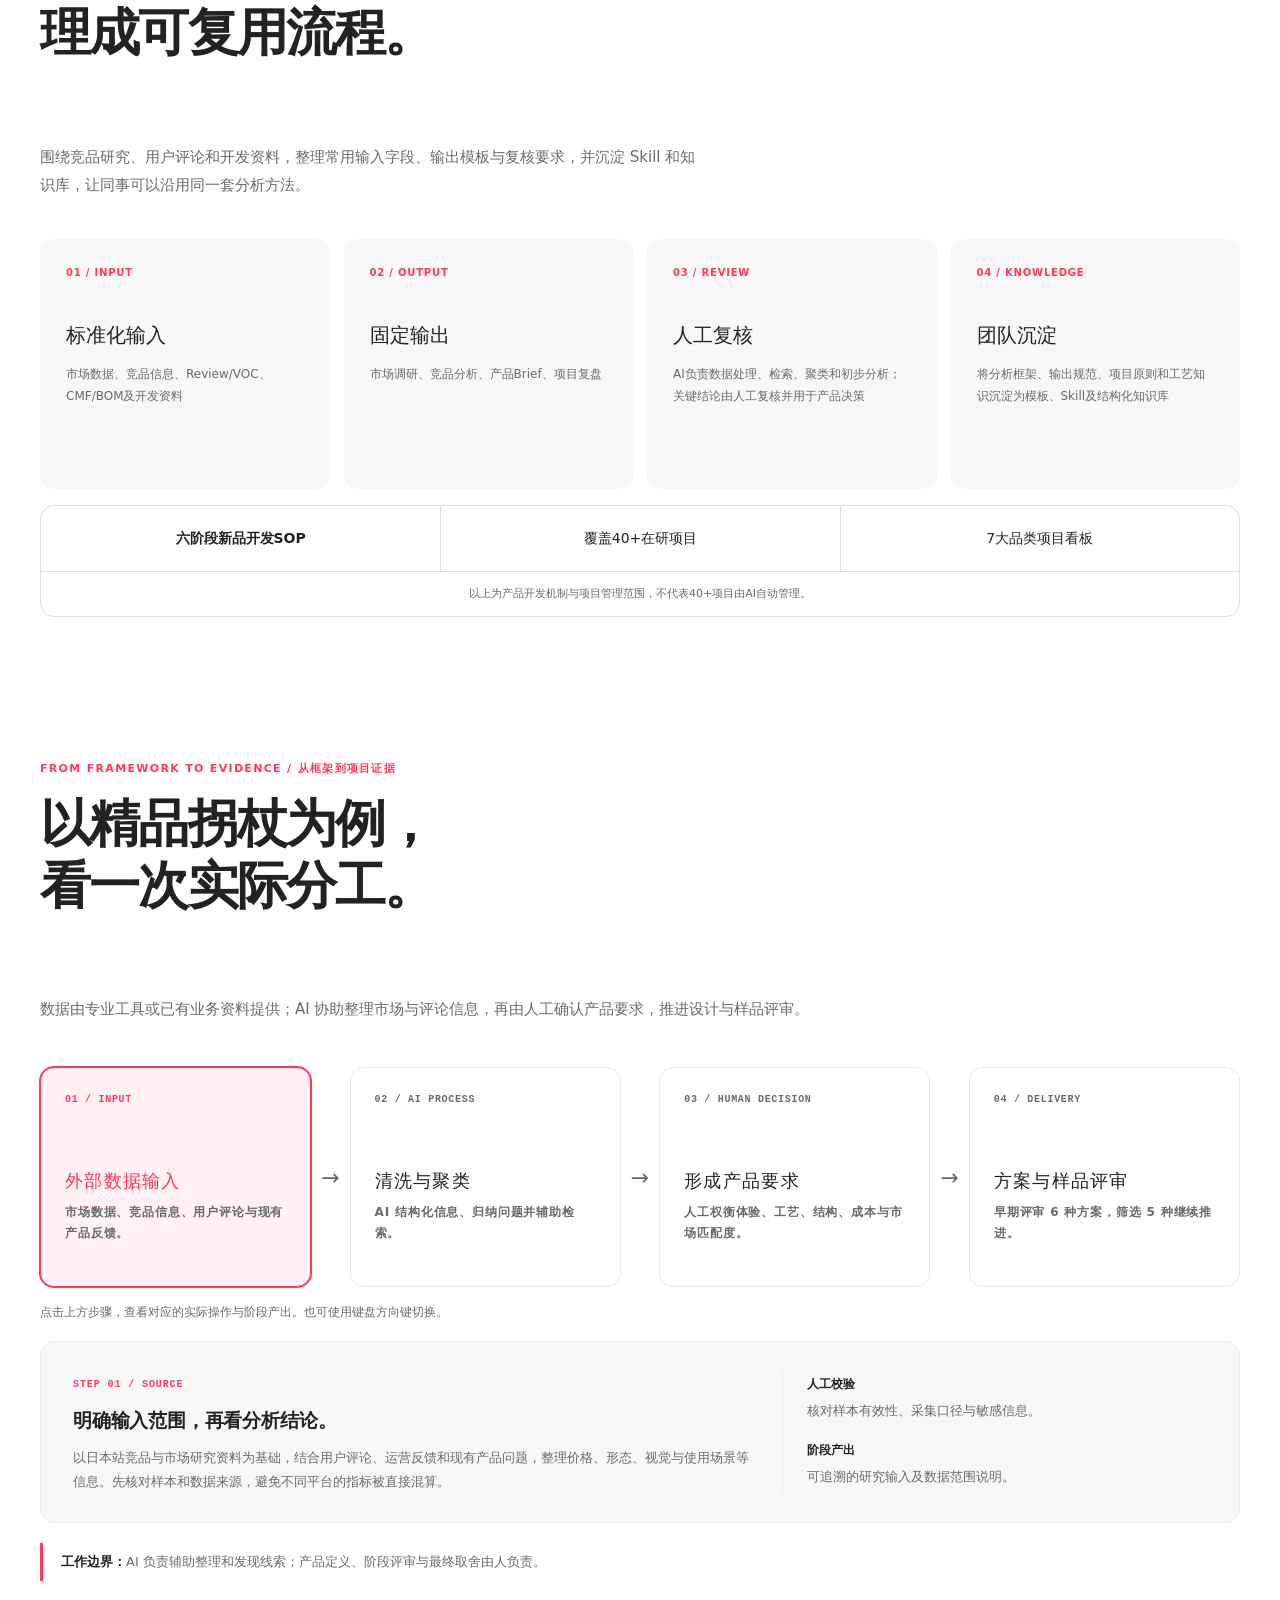
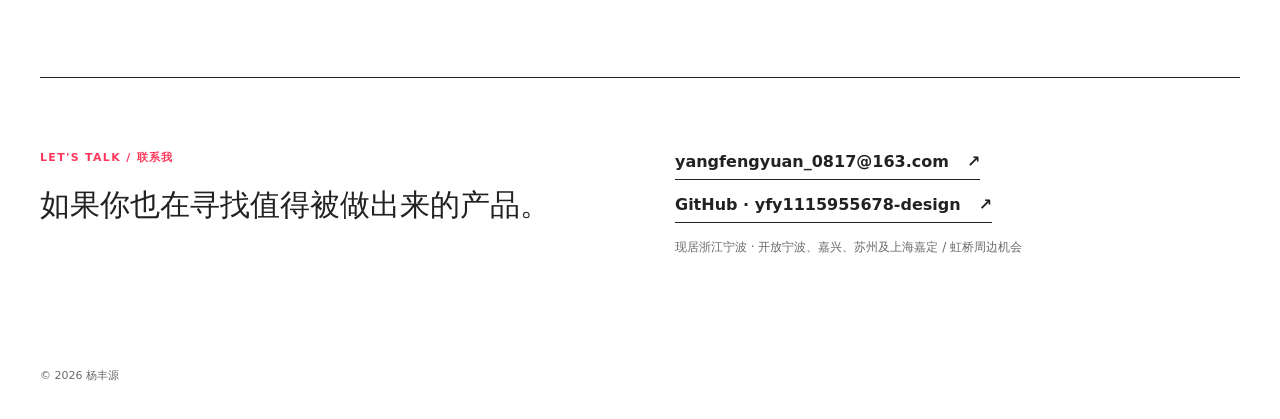
<file: ai-workflow/index.html>
<!DOCTYPE html>
<html lang="zh-CN" data-theme="light"><head><meta charset="utf-8"><meta name="viewport" content="width=device-width, initial-scale=1"><link rel="stylesheet" href="/assets/index-Cj0hgmuT.css?v=portfolio-20260827-corecases" data-precedence="vite-rsc/importer-resources"><title>AI 协同产品开发｜杨丰源作品集</title><meta name="description" content="杨丰源的 AI 辅助产品开发工作流：从市场研究、产品定义到样品评审与团队复用，展示 AI 如何处理信息并保留人工判断边界。"><meta property="og:title" content="AI 协同产品开发｜杨丰源作品集"><meta property="og:description" content="杨丰源的 AI 辅助产品开发工作流：从市场研究、产品定义到样品评审与团队复用，展示 AI 如何处理信息并保留人工判断边界。"><meta property="og:type" content="website"><meta property="og:image" content="https://fengyuan-portfolio.onrender.com/hero-gothic-cat-metal.webp"><meta property="og:url" content="https://fengyuan-portfolio.onrender.com/ai-workflow"><meta name="twitter:card" content="summary_large_image"><meta name="twitter:image" content="https://fengyuan-portfolio.onrender.com/hero-gothic-cat-metal.webp"><link rel="canonical" href="https://fengyuan-portfolio.onrender.com/ai-workflow"><link rel="shortcut icon" href="/favicon.svg"><link rel="icon" href="/favicon.svg">
<link rel="preload" href="/assets/_vinext_fonts/geist-8ac0455e797f/geist-ff2310f5.woff2" as="font" type="font/woff2" crossorigin="">
<link rel="preload" href="/assets/_vinext_fonts/geist-8ac0455e797f/geist-875ccdd4.woff2" as="font" type="font/woff2" crossorigin="">
<link rel="preload" href="/assets/_vinext_fonts/geist-8ac0455e797f/geist-52306abf.woff2" as="font" type="font/woff2" crossorigin="">
<link rel="preload" href="/assets/_vinext_fonts/geist-8ac0455e797f/geist-001175b1.woff2" as="font" type="font/woff2" crossorigin="">
<link rel="preload" href="/assets/_vinext_fonts/geist-8ac0455e797f/geist-98bbbccb.woff2" as="font" type="font/woff2" crossorigin="">
<link rel="preload" href="/assets/_vinext_fonts/geist-mono-00e989178794/geist-mono-f6b33328.woff2" as="font" type="font/woff2" crossorigin="">
<link rel="preload" href="/assets/_vinext_fonts/geist-mono-00e989178794/geist-mono-44e03052.woff2" as="font" type="font/woff2" crossorigin="">
<link rel="preload" href="/assets/_vinext_fonts/geist-mono-00e989178794/geist-mono-0638449e.woff2" as="font" type="font/woff2" crossorigin="">
<link rel="preload" href="/assets/_vinext_fonts/geist-mono-00e989178794/geist-mono-971fb274.woff2" as="font" type="font/woff2" crossorigin="">
<link rel="preload" href="/assets/_vinext_fonts/geist-mono-00e989178794/geist-mono-44745446.woff2" as="font" type="font/woff2" crossorigin="">
<link rel="preload" href="/assets/_vinext_fonts/geist-mono-00e989178794/geist-mono-013b2f2f.woff2" as="font" type="font/woff2" crossorigin="">
<style data-vinext-fonts="">/* cyrillic-ext */
@font-face {
  font-family: 'Geist';
  font-style: normal;
  font-weight: 100 900;
  font-display: swap;
  src: url(/assets/_vinext_fonts/geist-8ac0455e797f/geist-ff2310f5.woff2) format('woff2');
  unicode-range: U+0460-052F, U+1C80-1C8A, U+20B4, U+2DE0-2DFF, U+A640-A69F, U+FE2E-FE2F;
}
/* cyrillic */
@font-face {
  font-family: 'Geist';
  font-style: normal;
  font-weight: 100 900;
  font-display: swap;
  src: url(/assets/_vinext_fonts/geist-8ac0455e797f/geist-875ccdd4.woff2) format('woff2');
  unicode-range: U+0301, U+0400-045F, U+0490-0491, U+04B0-04B1, U+2116;
}
/* vietnamese */
@font-face {
  font-family: 'Geist';
  font-style: normal;
  font-weight: 100 900;
  font-display: swap;
  src: url(/assets/_vinext_fonts/geist-8ac0455e797f/geist-52306abf.woff2) format('woff2');
  unicode-range: U+0102-0103, U+0110-0111, U+0128-0129, U+0168-0169, U+01A0-01A1, U+01AF-01B0, U+0300-0301, U+0303-0304, U+0308-0309, U+0323, U+0329, U+1EA0-1EF9, U+20AB;
}
/* latin-ext */
@font-face {
  font-family: 'Geist';
  font-style: normal;
  font-weight: 100 900;
  font-display: swap;
  src: url(/assets/_vinext_fonts/geist-8ac0455e797f/geist-001175b1.woff2) format('woff2');
  unicode-range: U+0100-02BA, U+02BD-02C5, U+02C7-02CC, U+02CE-02D7, U+02DD-02FF, U+0304, U+0308, U+0329, U+1D00-1DBF, U+1E00-1E9F, U+1EF2-1EFF, U+2020, U+20A0-20AB, U+20AD-20C0, U+2113, U+2C60-2C7F, U+A720-A7FF;
}
/* latin */
@font-face {
  font-family: 'Geist';
  font-style: normal;
  font-weight: 100 900;
  font-display: swap;
  src: url(/assets/_vinext_fonts/geist-8ac0455e797f/geist-98bbbccb.woff2) format('woff2');
  unicode-range: U+0000-00FF, U+0131, U+0152-0153, U+02BB-02BC, U+02C6, U+02DA, U+02DC, U+0304, U+0308, U+0329, U+2000-206F, U+20AC, U+2122, U+2191, U+2193, U+2212, U+2215, U+FEFF, U+FFFD;
}

.__font_geist_0tvmz3h { font-family: 'Geist', sans-serif; }

.__variable_geist_0tvmz3h { --font-geist-sans: 'Geist', sans-serif; }

/* cyrillic-ext */
@font-face {
  font-family: 'Geist Mono';
  font-style: normal;
  font-weight: 100 900;
  font-display: swap;
  src: url(/assets/_vinext_fonts/geist-mono-00e989178794/geist-mono-f6b33328.woff2) format('woff2');
  unicode-range: U+0460-052F, U+1C80-1C8A, U+20B4, U+2DE0-2DFF, U+A640-A69F, U+FE2E-FE2F;
}
/* cyrillic */
@font-face {
  font-family: 'Geist Mono';
  font-style: normal;
  font-weight: 100 900;
  font-display: swap;
  src: url(/assets/_vinext_fonts/geist-mono-00e989178794/geist-mono-44e03052.woff2) format('woff2');
  unicode-range: U+0301, U+0400-045F, U+0490-0491, U+04B0-04B1, U+2116;
}
/* symbols2 */
@font-face {
  font-family: 'Geist Mono';
  font-style: normal;
  font-weight: 100 900;
  font-display: swap;
  src: url(/assets/_vinext_fonts/geist-mono-00e989178794/geist-mono-0638449e.woff2) format('woff2');
  unicode-range: U+2000-2001, U+2004-2008, U+200A, U+23B8-23BD, U+2500-259F;
}
/* vietnamese */
@font-face {
  font-family: 'Geist Mono';
  font-style: normal;
  font-weight: 100 900;
  font-display: swap;
  src: url(/assets/_vinext_fonts/geist-mono-00e989178794/geist-mono-971fb274.woff2) format('woff2');
  unicode-range: U+0102-0103, U+0110-0111, U+0128-0129, U+0168-0169, U+01A0-01A1, U+01AF-01B0, U+0300-0301, U+0303-0304, U+0308-0309, U+0323, U+0329, U+1EA0-1EF9, U+20AB;
}
/* latin-ext */
@font-face {
  font-family: 'Geist Mono';
  font-style: normal;
  font-weight: 100 900;
  font-display: swap;
  src: url(/assets/_vinext_fonts/geist-mono-00e989178794/geist-mono-44745446.woff2) format('woff2');
  unicode-range: U+0100-02BA, U+02BD-02C5, U+02C7-02CC, U+02CE-02D7, U+02DD-02FF, U+0304, U+0308, U+0329, U+1D00-1DBF, U+1E00-1E9F, U+1EF2-1EFF, U+2020, U+20A0-20AB, U+20AD-20C0, U+2113, U+2C60-2C7F, U+A720-A7FF;
}
/* latin */
@font-face {
  font-family: 'Geist Mono';
  font-style: normal;
  font-weight: 100 900;
  font-display: swap;
  src: url(/assets/_vinext_fonts/geist-mono-00e989178794/geist-mono-013b2f2f.woff2) format('woff2');
  unicode-range: U+0000-00FF, U+0131, U+0152-0153, U+02BB-02BC, U+02C6, U+02DA, U+02DC, U+0304, U+0308, U+0329, U+2000-206F, U+20AC, U+2122, U+2191, U+2193, U+2212, U+2215, U+FEFF, U+FFFD;
}

.__font_geist_mono_1diim1n { font-family: 'Geist Mono', sans-serif; }

.__variable_geist_mono_1diim1n { --font-geist-mono: 'Geist Mono', sans-serif; }
</style>
<link rel="stylesheet" href="/assets/cat-cursor.css">
<style>
/* === AI Workflow Page === */
.ai-hero{padding-top:140px;padding-bottom:40px}
.ai-hero h1{letter-spacing:-.035em;font-size:clamp(36px,5vw,64px);font-weight:620;line-height:1.2;margin:0}
.ai-hero .ai-lede{color:var(--muted);margin:20px 0 0;font-size:18px;line-height:1.7;max-width:640px}

.ai-values{padding-top:20px;padding-bottom:80px}
.ai-values-grid{display:grid;grid-template-columns:repeat(2,minmax(0,1fr));gap:20px;margin-top:38px;align-items:stretch}
.ai-value-card{min-width:0;background:var(--surface);border:1px solid var(--hairline-soft);border-radius:16px;padding:30px 32px;display:grid;grid-template-rows:48px auto minmax(0,1fr) auto;align-content:start;row-gap:15px;transition:border-color .2s}
.ai-value-card:hover{border-color:#d1d5d2}
.ai-value-card .value-icon{height:42px;width:42px;display:flex;align-items:center;justify-content:center;background:var(--primary-pale);border-radius:12px;color:var(--primary);font-family:var(--font-mono);font-size:16px;font-weight:700;line-height:1}
.ai-value-card h3{letter-spacing:-.02em;font-size:21px;font-weight:650;line-height:1.35;margin:0}
.ai-value-card p{color:var(--muted);margin:0;font-size:14px;line-height:1.8;max-width:50ch}
.ai-value-card .value-tags{display:flex;flex-wrap:wrap;align-content:end;gap:7px;margin-top:10px}
.ai-value-card .value-tags span{background:#fff;color:var(--body);border:1px solid var(--hairline-soft);border-radius:999px;padding:5px 10px;font-size:11px;font-weight:500;line-height:1.4}

.ai-workflow{padding-top:60px;padding-bottom:96px}
.ai-timeline{margin-top:48px;position:relative}
.ai-timeline::before{content:"";position:absolute;left:23px;top:0;bottom:0;width:2px;background:var(--hairline)}
.ai-phase{position:relative;padding-left:64px;margin-bottom:48px}
.ai-phase:last-child{margin-bottom:0}
.ai-phase-num{position:absolute;left:0;top:0;width:48px;height:48px;border-radius:50%;background:var(--canvas);border:2px solid var(--hairline);display:flex;align-items:center;justify-content:center;font-family:var(--font-mono);font-size:14px;font-weight:700;color:var(--muted);z-index:1}
.ai-phase.has-ai .ai-phase-num{border-color:var(--primary);color:var(--primary);background:var(--primary-pale)}
.ai-phase-header{margin-bottom:16px}
.ai-phase-header h3{letter-spacing:-.02em;font-size:22px;font-weight:650;margin:0 0 4px}
.ai-phase-header .phase-meta{font-size:13px;color:var(--muted-soft);font-family:var(--font-mono)}
.ai-phase-steps{list-style:none;padding:0;margin:0}
.ai-phase-steps li{padding:10px 0;border-bottom:1px solid var(--hairline-soft);font-size:14px;line-height:1.6;display:flex;align-items:flex-start;gap:10px}
.ai-phase-steps li:last-child{border-bottom:none}
.ai-phase-steps li .step-name{flex:1}
.ai-phase-steps li.is-milestone .step-name{font-weight:600;color:var(--ink)}
.ai-phase-steps li.is-milestone{border-bottom:1px solid var(--hairline)}
.ai-badge{display:inline-flex;align-items:center;gap:4px;background:var(--primary-pale);color:var(--primary-active);border-radius:6px;padding:3px 8px;font-size:11px;font-weight:600;white-space:nowrap;flex:none}
.ai-badge::before{content:"AI";font-family:var(--font-mono);font-size:9px;letter-spacing:.05em}
.ai-step-detail{display:block;color:var(--muted);font-size:12px;line-height:1.65;margin-top:4px;padding:8px 12px;background:var(--surface);border-radius:8px;border-left:2px solid var(--primary)}

.ai-cta{padding-top:40px;padding-bottom:80px;text-align:center}
.ai-cta .button{margin-top:24px}

@media(max-width:700px){
  .ai-values-grid{grid-template-columns:1fr;gap:14px}
  .ai-value-card{padding:24px;grid-template-rows:44px auto auto auto;row-gap:12px}
  .ai-value-card .value-tags{margin-top:4px}
  .ai-phase{padding-left:52px}
  .ai-timeline::before{left:15px}
  .ai-phase-num{width:32px;height:32px;font-size:11px}
}
</style>
<style id="workflow-step-selector-style">
.workflow-example button.workflow-step{font:inherit;text-align:left;color:var(--ink);appearance:none;cursor:pointer;width:100%;min-height:220px;padding:24px;display:grid;grid-template-rows:auto minmax(0,1fr) 44px 60px;row-gap:8px;align-items:start;border:1px solid var(--hairline-soft,#e6e6e6);border-radius:14px;background:var(--surface,#fff);transition:border-color .2s,background-color .2s,box-shadow .2s,transform .2s}
.workflow-example button.workflow-step.is-selected{background:var(--primary-pale,#fff0f3);border-color:var(--primary,#ff385c);box-shadow:0 0 0 1px var(--primary,#ff385c)}
.workflow-example button.workflow-step:not(.is-selected):hover{border-color:var(--muted,#999);transform:translateY(-2px)}
.workflow-example button.workflow-step.is-selected:hover{transform:translateY(-2px)}
.workflow-example button.workflow-step:focus-visible{outline:3px solid var(--primary,#ff385c);outline-offset:4px}
.workflow-example .workflow-step-number{grid-row:1;font-family:var(--font-mono,monospace);font-size:10px;letter-spacing:.07em;font-weight:700;color:var(--muted,#757575)}
.workflow-example button.workflow-step:not(.is-selected){background:#fff;border-color:var(--hairline-soft,#e6e6e6);box-shadow:none;color:var(--ink,#222)}
.workflow-example button.workflow-step:not(.is-selected) .workflow-step-title{color:var(--ink,#222)}
.workflow-example button.workflow-step:not(.is-selected) .workflow-step-number{color:var(--muted,#757575)}
.workflow-example button.workflow-step.is-selected .workflow-step-title,.workflow-example button.workflow-step.is-selected .workflow-step-number{color:var(--primary,#ff385c)}
.workflow-example>div[aria-hidden="true"]{color:var(--muted,#999)}
.workflow-example .workflow-step-title{grid-row:3;align-self:end;font-size:18px;font-weight:590;line-height:1.45;margin:0;display:block}
.workflow-example .workflow-step-copy{grid-row:4;align-self:start;font-size:12px;line-height:1.75;color:var(--muted,#666);display:block}
.workflow-selector-help{color:var(--muted,#777);font-size:12px;line-height:1.7;margin:15px 0 0}
.workflow-step-panel{display:grid;grid-template-columns:minmax(0,1.6fr) minmax(220px,1fr);gap:30px;padding:28px 32px;margin-top:18px;border:1px solid var(--hairline-soft,#e7e7e7);border-radius:14px;background:var(--surface,#fafafa)}
.workflow-step-panel[hidden]{display:none!important}
.workflow-panel-eyebrow{font-family:var(--font-mono,monospace);color:var(--primary,#ff385c);font-size:10px;font-weight:700;letter-spacing:.09em}
.workflow-step-panel h3{font-size:19px;font-weight:620;letter-spacing:-.01em;margin:12px 0}
.workflow-step-panel p{font-size:13px;line-height:1.85;color:var(--muted,#666);margin:0}
.workflow-panel-aside{border-left:1px solid var(--hairline-soft,#e7e7e7);padding-left:24px;display:flex;flex-direction:column;justify-content:center;gap:6px}
.workflow-panel-aside b{font-size:12px;color:var(--ink);font-weight:630}
.workflow-panel-aside p+b{margin-top:12px}
@media(max-width:960px){.workflow-example{grid-template-columns:repeat(2,minmax(0,1fr));gap:12px}.workflow-example>div{display:none}.workflow-example button.workflow-step{min-height:220px;grid-template-rows:auto minmax(0,1fr) 46px 76px}.workflow-step-panel{grid-template-columns:1fr;gap:16px}.workflow-panel-aside{border-left:0;border-top:1px solid var(--hairline-soft,#e7e7e7);padding:16px 0 0}}
@media(max-width:600px){.workflow-example{grid-template-columns:repeat(2,minmax(0,1fr));gap:9px}.workflow-example button.workflow-step{min-height:236px;padding:17px 14px;grid-template-rows:auto minmax(0,1fr) 46px minmax(88px,auto)}.workflow-example .workflow-step-title{font-size:16px;margin:0;align-self:start}.workflow-example .workflow-step-copy{font-size:11px;line-height:1.65}.workflow-step-panel{padding:22px 20px}.workflow-selector-help{font-size:11px}}
@media(prefers-reduced-motion:reduce){.workflow-example button.workflow-step{transition:none}.workflow-example button.workflow-step:hover{transform:none}}
</style><style id="team-workflow-alignment">
/* Keep the title row level across the four team-workflow cards. */
.team-workflow-grid h3{margin:40px 0 14px}
@media(max-width:600px){.team-workflow-grid h3{margin-top:24px}}
</style></head><body class="__variable_geist_0tvmz3h __variable_geist_mono_1diim1n">
<a class="skip-link" href="#main-content">跳到主要内容</a>
<main id="main-content" class="site-page ai-page"><header class="site-header shell"><a href="/" class="wordmark" aria-label="杨丰源作品集首页"><span class="wordmark-dot" aria-hidden="true"></span><span>杨丰源</span><small>产品企划作品集</small></a><nav aria-label="主要导航"><a href="/projects">项目</a><a href="/ai-workflow" aria-current="page">AI 工作流</a><a href="/about">关于我</a><a href="/resume">简历</a></nav></header><section class="ai-hero shell"><p class="eyebrow">AI EMPOWERED / AI 赋能实践</p><h1>AI 在产品开发中，<br>具体接手哪些工作？</h1><p class="ai-lede">从竞品数据、Review/VOC 到 BOM 与方案初稿，我把 AI 用于清洗、归纳、信息检索和视觉探索，并为每类结果设置人工复核环节。</p><p style="margin-top:16px;font-size:15px;color:var(--muted,#666);"><a href="/projects/nextly" style="color:var(--accent,#ff385c);text-decoration:none;font-weight:500;">Nextly 2.0 ↗</a> 则是基于这些业务痛点设计的交互原型，展示需求冲突与人工决策如何在工作台中衔接。</p></section><section class="ai-values shell"><div class="section-heading compact-heading"><div><p class="eyebrow">CORE USE CASES / 实际使用场景</p><h2>哪些工作交给 AI，哪些需要我来核对？</h2></div></div><div class="ai-values-grid"><article class="ai-value-card"><span class="value-icon">01</span><h3>前期调研与需求洞察</h3><p>汇集竞品数据、评论与运营反馈，由 AI 清洗、聚类并补充分析维度；人工复核信号，形成机会方向和产品需求输入。</p><div class="value-tags"><span>市场数据</span><span>VOC 归纳</span><span>用户痛点</span><span>需求输入</span></div></article><article class="ai-value-card"><span class="value-icon">02</span><h3>结构化信息处理</h3><p>把 BOM、报价、产品信息与研究结论整理为统一格式的表格和输出模板；AI 处理初稿，由人工检查字段、逻辑与异常。</p><div class="value-tags"><span>表格汇总</span><span>BOM 归集</span><span>报价核对</span><span>输出模板</span></div></article><article class="ai-value-card"><span class="value-icon">03</span><h3>AI 辅助造型设计</h3><p>输入产品要求、CMF 与结构限制，快速探索多个视觉方向；人工筛选并结合工艺、制造与产品定位判断可行性。</p><div class="value-tags"><span>概念视觉</span><span>造型探索</span><span>CMF 方案</span><span>工艺复核</span></div></article><article class="ai-value-card"><span class="value-icon">04</span><h3>知识库与经验沉淀</h3><p>整理工艺知识、供应商信息、项目规则与输出规范，形成可复用的知识库和 Skill，便于遇到具体问题时检索核对。</p><div class="value-tags"><span>工艺知识</span><span>供应商关联</span><span>Skill</span><span>规范沉淀</span></div></article></div></section><section class="team-workflow-section shell"><div class="section-heading compact-heading"><div><p class="eyebrow">FROM PERSONAL USE TO TEAM WORKFLOW</p><h2>把重复性工作整理成可复用流程。</h2></div><p>围绕竞品研究、用户评论和开发资料，整理常用输入字段、输出模板与复核要求，并沉淀 Skill 和知识库，让同事可以沿用同一套分析方法。</p></div><div class="team-workflow-grid"><article><span>01 / INPUT</span><h3>标准化输入</h3><p>市场数据、竞品信息、Review/VOC、CMF/BOM及开发资料</p></article><article><span>02 / OUTPUT</span><h3>固定输出</h3><p>市场调研、竞品分析、产品Brief、项目复盘</p></article><article><span>03 / REVIEW</span><h3>人工复核</h3><p>AI负责数据处理、检索、聚类和初步分析；关键结论由人工复核并用于产品决策</p></article><article><span>04 / KNOWLEDGE</span><h3>团队沉淀</h3><p>将分析框架、输出规范、项目原则和工艺知识沉淀为模板、Skill及结构化知识库</p></article></div><div class="team-workflow-evidence" aria-label="产品开发机制与项目管理范围"><b>六阶段新品开发SOP</b><span>覆盖40+在研项目</span><span>7大品类项目看板</span><p>以上为产品开发机制与项目管理范围，不代表40+项目由AI自动管理。</p></div></section><section class="ai-workflow shell">
<div class="section-heading compact-heading">
<div>
<p class="eyebrow">FROM FRAMEWORK TO EVIDENCE / 从框架到项目证据</p>
<h2>以精品拐杖为例，看一次实际分工。</h2>
</div>
<p>数据由专业工具或已有业务资料提供；AI 协助整理市场与评论信息，再由人工确认产品要求，推进设计与样品评审。</p>
</div>
<div class="workflow-example" aria-label="可点击查看精品拐杖项目四个步骤" data-workflow-selector>
<button type="button" class="workflow-step is-selected" id="workflow-step-input" data-workflow-step="input" aria-expanded="true" aria-controls="workflow-panel-input"><span class="workflow-step-number">01 / INPUT</span><span class="workflow-step-title">外部数据输入</span><span class="workflow-step-copy">市场数据、竞品信息、用户评论与现有产品反馈。</span></button>
<div aria-hidden="true">→</div>
<button type="button" class="workflow-step" id="workflow-step-ai" data-workflow-step="ai" aria-expanded="false" aria-controls="workflow-panel-ai"><span class="workflow-step-number">02 / AI PROCESS</span><span class="workflow-step-title">清洗与聚类</span><span class="workflow-step-copy">AI 结构化信息、归纳问题并辅助检索。</span></button>
<div aria-hidden="true">→</div>
<button type="button" class="workflow-step" id="workflow-step-human" data-workflow-step="human" aria-expanded="false" aria-controls="workflow-panel-human"><span class="workflow-step-number">03 / HUMAN DECISION</span><span class="workflow-step-title">形成产品要求</span><span class="workflow-step-copy">人工权衡体验、工艺、结构、成本与市场匹配度。</span></button>
<div aria-hidden="true">→</div>
<button type="button" class="workflow-step" id="workflow-step-delivery" data-workflow-step="delivery" aria-expanded="false" aria-controls="workflow-panel-delivery"><span class="workflow-step-number">04 / DELIVERY</span><span class="workflow-step-title">方案与样品评审</span><span class="workflow-step-copy">早期评审 6 种方案，筛选 5 种继续推进。</span></button>
</div>
<p class="workflow-selector-help">点击上方步骤，查看对应的实际操作与阶段产出。也可使用键盘方向键切换。</p>
<div class="workflow-step-panel" id="workflow-panel-input" data-workflow-panel="input" role="region" aria-labelledby="workflow-step-input">
<div><span class="workflow-panel-eyebrow">STEP 01 / SOURCE</span><h3>明确输入范围，再看分析结论。</h3><p>以日本站竞品与市场研究资料为基础，结合用户评论、运营反馈和现有产品问题，整理价格、形态、视觉与使用场景等信息。先核对样本和数据来源，避免不同平台的指标被直接混算。</p></div>
<div class="workflow-panel-aside"><b>人工校验</b><p>核对样本有效性、采集口径与敏感信息。</p><b>阶段产出</b><p>可追溯的研究输入及数据范围说明。</p></div></div>
<div class="workflow-step-panel" id="workflow-panel-ai" data-workflow-panel="ai" role="region" aria-labelledby="workflow-step-ai" hidden>
<div><span class="workflow-panel-eyebrow">STEP 02 / STRUCTURE</span><h3>把零散信息变成可讨论的信号。</h3><p>AI 协助清理和结构化商品信息、归纳评论中的高频问题，并为形态、CMF 与工艺讨论整理初步线索。相关结论仍需回到原始数据与评论核对。</p></div>
<div class="workflow-panel-aside"><b>人工校验</b><p>复核异常数据、重复信息与评论归类误差。</p><b>阶段产出</b><p>竞品梳理、VOC 主题及待验证问题清单。</p></div></div>
<div class="workflow-step-panel" id="workflow-panel-human" data-workflow-panel="human" role="region" aria-labelledby="workflow-step-human" hidden>
<div><span class="workflow-panel-eyebrow">STEP 03 / DECISION</span><h3>将研究线索转成明确的产品要求。</h3><p>综合携带场景、接口稳定性、外观完成度与小批量工艺约束，确定优先开发折叠形态，并推进连接结构、CMF 和 UV 图案工艺的方案讨论。</p></div>
<div class="workflow-panel-aside"><b>人工判断</b><p>决定方向与取舍，确认供应链和成本边界。</p><b>阶段产出</b><p>形态、结构、CMF 与工艺要求。</p></div></div>
<div class="workflow-step-panel" id="workflow-panel-delivery" data-workflow-panel="delivery" role="region" aria-labelledby="workflow-step-delivery" hidden>
<div><span class="workflow-panel-eyebrow">STEP 04 / REVIEW</span><h3>让方案接受样品与成本检验。</h3><p>首轮形成 6 种可评审方案，结合握柄适配、上节图案、连接方式与工艺反馈，筛选 5 种方案继续推进。项目现已投产；这里展示的是前期评审过程，不将样品检查等同于正式耐久测试结果。</p></div>
<div class="workflow-panel-aside"><b>人工评审</b><p>设计、供应链与业务人员核对方案问题。</p><b>阶段产出</b><p>方案取舍、样品问题与研发阶段的调整依据。</p></div></div>
<div class="workflow-example-note"><strong>工作边界：</strong>AI 负责辅助整理和发现线索；产品定义、阶段评审与最终取舍由人负责。</div>
</section><footer class="site-footer shell"><div><p class="eyebrow">LET'S TALK / 联系我</p><h2>如果你也在寻找值得被做出来的产品。</h2></div><div class="footer-contact"><div class="footer-links"><a href="mailto:yangfengyuan_0817@163.com">yangfengyuan_0817@163.com <span aria-hidden="true">↗</span></a><a href="https://github.com/yfy1115955678-design" target="_blank" rel="noopener noreferrer" aria-label="访问杨丰源的GitHub主页（新窗口打开）">GitHub · yfy1115955678-design <span aria-hidden="true">↗</span></a></div><p>现居浙江宁波 · 开放宁波、嘉兴、苏州及上海嘉定 / 虹桥周边机会</p></div><p class="footer-meta">© 2026 杨丰源</p></footer></main><script src="/assets/cat-cursor.js" defer></script><script id="workflow-step-selector-script">
(function(){
  var root=document.querySelector('[data-workflow-selector]');
  if(!root)return;
  var buttons=Array.from(root.querySelectorAll('[data-workflow-step]'));
  var panels=Array.from(document.querySelectorAll('[data-workflow-panel]'));
  function selectStep(value,focus){
    buttons.forEach(function(button){
      var active=button.dataset.workflowStep===value;
      button.classList.toggle('is-selected',active);
      button.setAttribute('aria-expanded',String(active));
      if(active&&focus)button.focus();
    });
    panels.forEach(function(panel){panel.hidden=panel.dataset.workflowPanel!==value;});
  }
  buttons.forEach(function(button,index){
    button.addEventListener('click',function(){selectStep(button.dataset.workflowStep,false);});
    button.addEventListener('keydown',function(event){
      if(!['ArrowLeft','ArrowRight','ArrowUp','ArrowDown','Home','End'].includes(event.key))return;
      event.preventDefault();
      var next=event.key==='Home'?0:event.key==='End'?buttons.length-1:
        index+(['ArrowLeft','ArrowUp'].includes(event.key)?-1:1);
      next=(next+buttons.length)%buttons.length;
      selectStep(buttons[next].dataset.workflowStep,true);
    });
  });
  selectStep('input',false);
})();
</script></body></html>
</file>
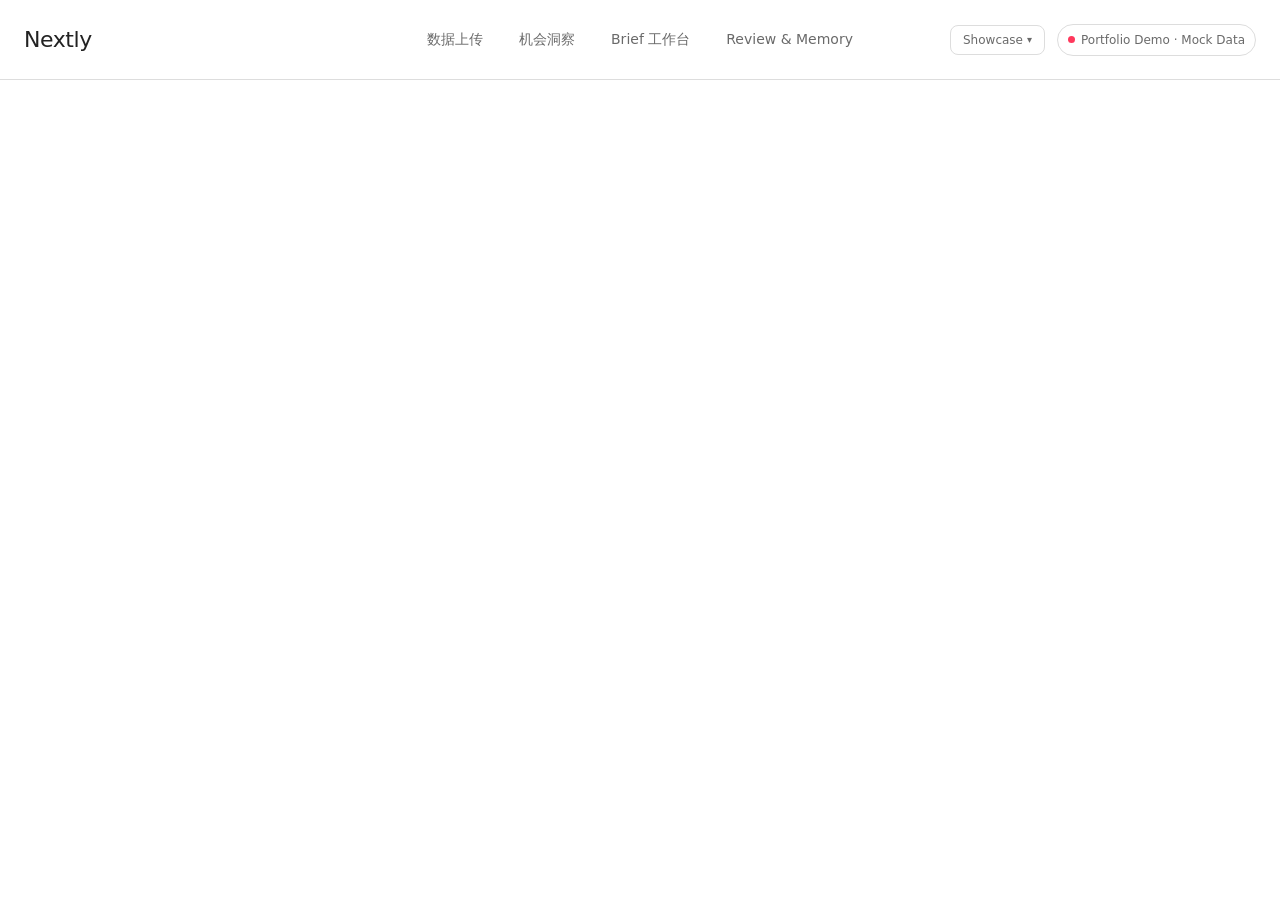
<file: nextly-demo/index.html>
<!DOCTYPE html>
<html lang="zh-CN">
  <head>
    <meta charset="UTF-8" />
    <link rel="icon" type="image/svg+xml" href="/nextly-demo/vite.svg" />
    <meta name="viewport" content="width=device-width, initial-scale=1.0" />
    <meta http-equiv="Cache-Control" content="no-cache, no-store, must-revalidate" />
    <title>Nextly - 产品调研与 Brief 生成</title>
    <script type="module" crossorigin src="/nextly-demo/assets/index-HGrRAtix.js?v=basepath-20260820"></script>
    <link rel="stylesheet" crossorigin href="/nextly-demo/assets/index-DUkjUq-Q.css">
  </head>
  <body class="bg-gray-50 text-gray-900">
    <div id="root"></div>
  </body>
</html>
</file>
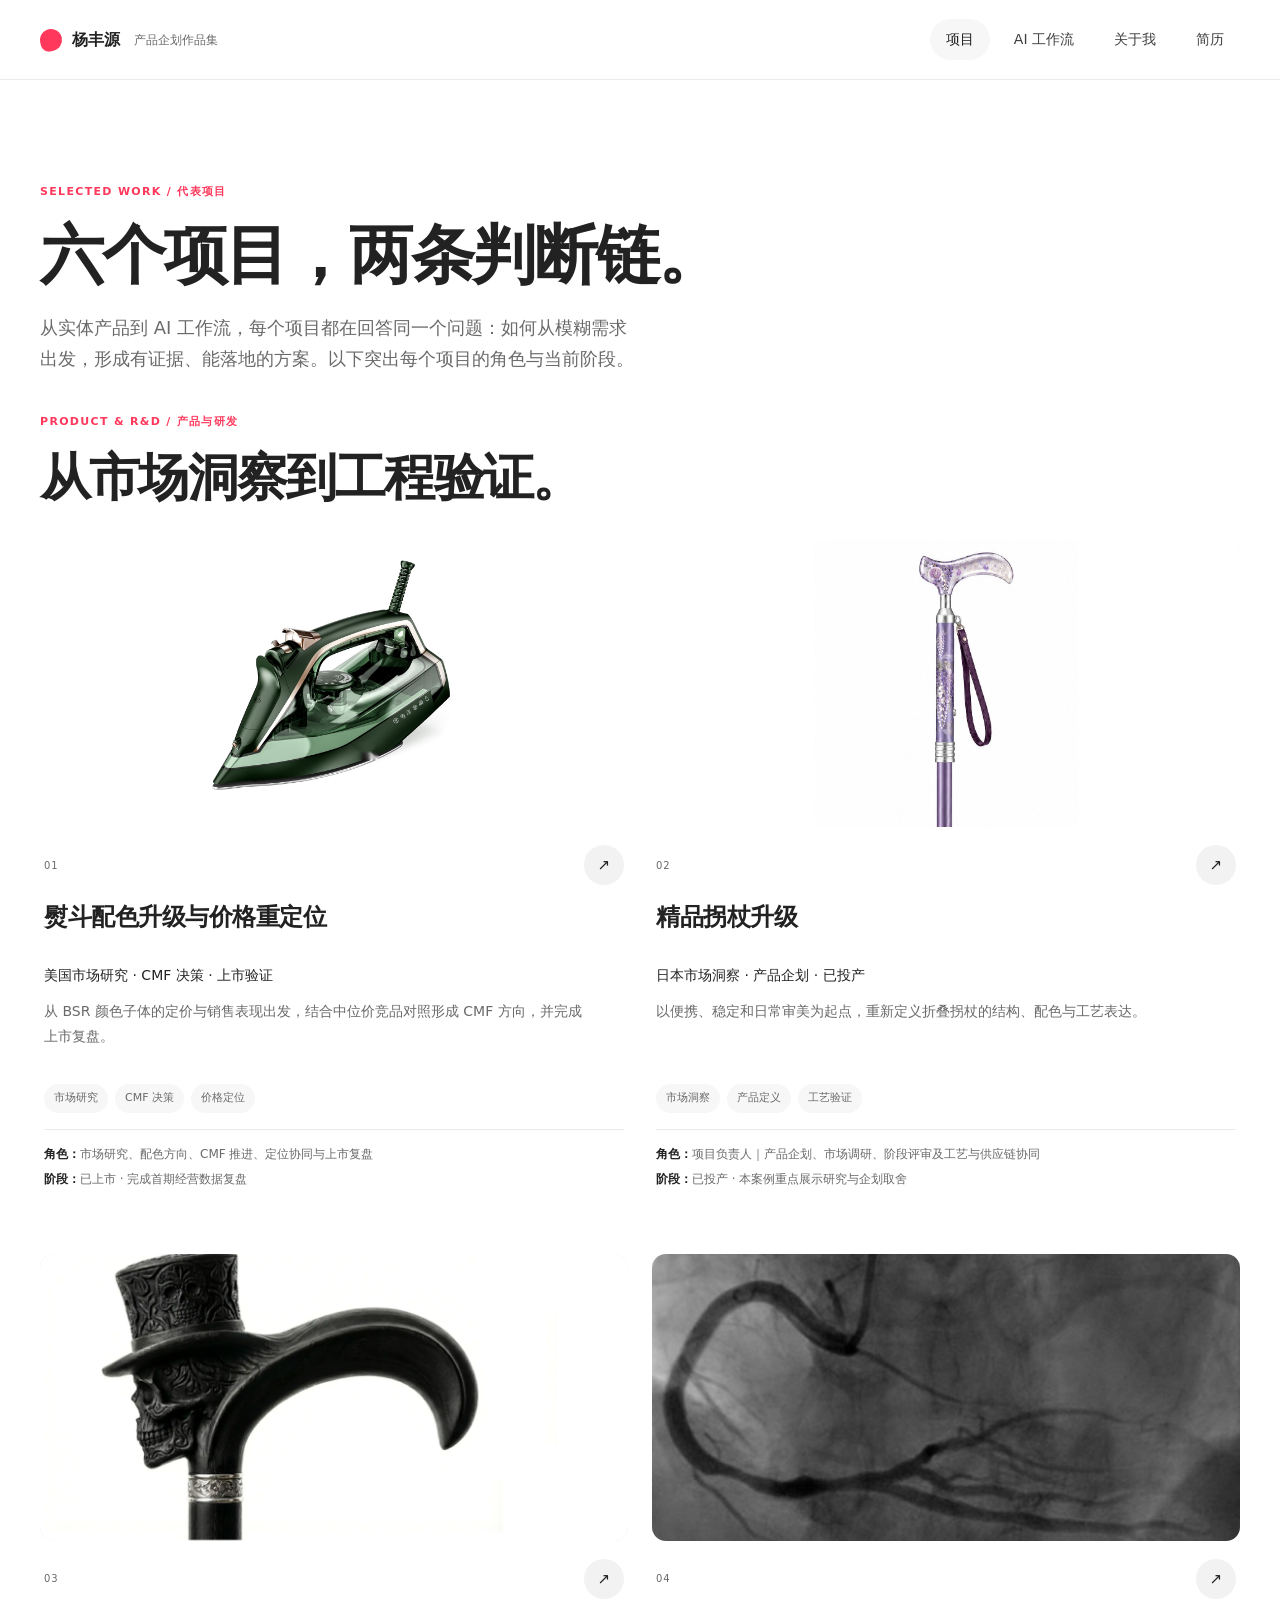
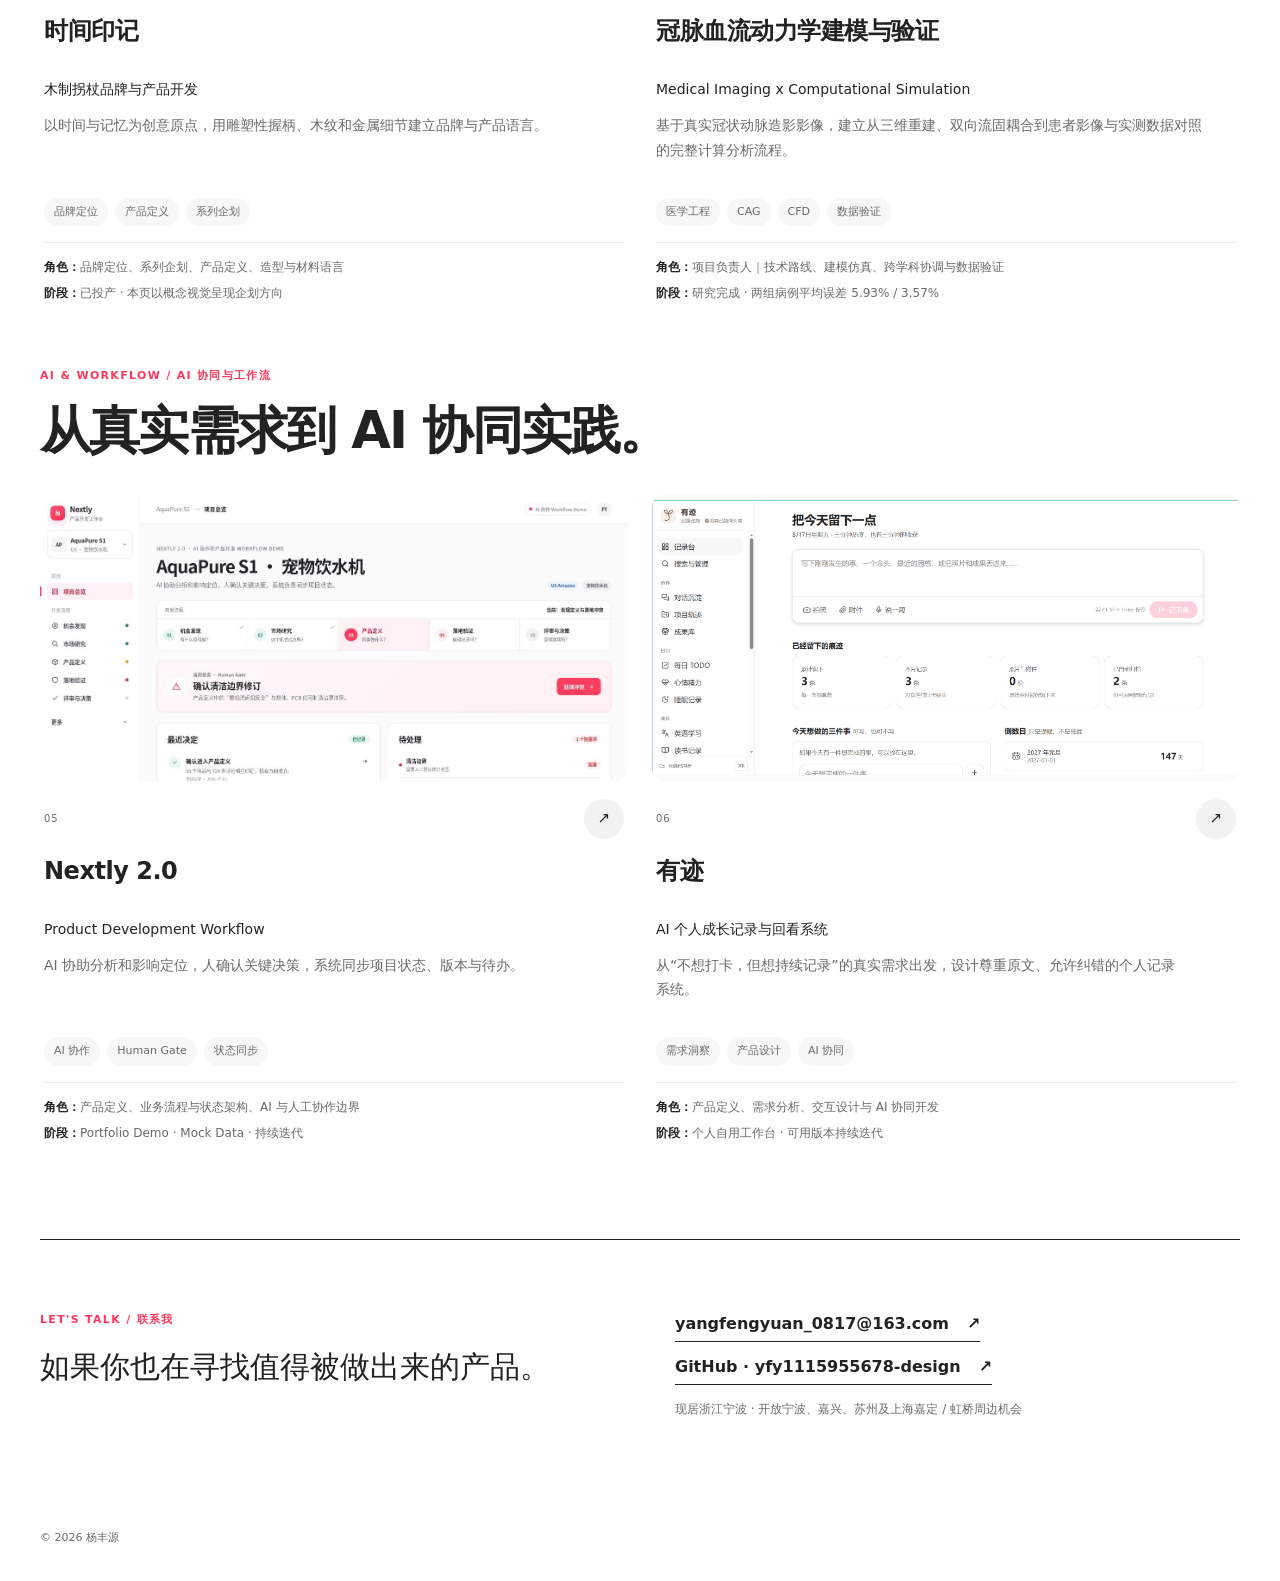
<file: projects/index.html>
<!DOCTYPE html>
<html lang="zh-CN" data-theme="light"><head><meta charset="utf-8"><meta name="viewport" content="width=device-width, initial-scale=1"><link rel="stylesheet" href="/assets/index-Cj0hgmuT.css?v=portfolio-20260827-corecases" data-precedence="vite-rsc/importer-resources"><title>项目｜杨丰源作品集</title><meta name="description" content="杨丰源的代表项目精选：Product & R&D（熨斗配色升级、精品拐杖升级、时间印记、冠脉血流动力学建模）与 AI & Workflow（Nextly、有迹）。"><meta property="og:title" content="项目｜杨丰源作品集"><meta property="og:description" content="杨丰源的代表项目精选：Product & R&D（精品拐杖升级、时间印记、冠脉血流动力学建模）与 AI & Workflow（Nextly、有迹）。"><meta property="og:type" content="website"><meta property="og:image" content="https://fengyuan-portfolio.onrender.com/hero-gothic-cat-metal.webp"><meta property="og:url" content="https://fengyuan-portfolio.onrender.com/projects"><meta name="twitter:card" content="summary_large_image"><meta name="twitter:image" content="https://fengyuan-portfolio.onrender.com/hero-gothic-cat-metal.webp"><link rel="canonical" href="https://fengyuan-portfolio.onrender.com/projects"><link rel="shortcut icon" href="/favicon.svg"><link rel="icon" href="/favicon.svg">
<link rel="preload" href="/assets/_vinext_fonts/geist-8ac0455e797f/geist-ff2310f5.woff2" as="font" type="font/woff2" crossorigin="">
<link rel="preload" href="/assets/_vinext_fonts/geist-8ac0455e797f/geist-875ccdd4.woff2" as="font" type="font/woff2" crossorigin="">
<link rel="preload" href="/assets/_vinext_fonts/geist-8ac0455e797f/geist-52306abf.woff2" as="font" type="font/woff2" crossorigin="">
<link rel="preload" href="/assets/_vinext_fonts/geist-8ac0455e797f/geist-001175b1.woff2" as="font" type="font/woff2" crossorigin="">
<link rel="preload" href="/assets/_vinext_fonts/geist-8ac0455e797f/geist-98bbbccb.woff2" as="font" type="font/woff2" crossorigin="">
<link rel="preload" href="/assets/_vinext_fonts/geist-mono-00e989178794/geist-mono-f6b33328.woff2" as="font" type="font/woff2" crossorigin="">
<link rel="preload" href="/assets/_vinext_fonts/geist-mono-00e989178794/geist-mono-44e03052.woff2" as="font" type="font/woff2" crossorigin="">
<link rel="preload" href="/assets/_vinext_fonts/geist-mono-00e989178794/geist-mono-0638449e.woff2" as="font" type="font/woff2" crossorigin="">
<link rel="preload" href="/assets/_vinext_fonts/geist-mono-00e989178794/geist-mono-971fb274.woff2" as="font" type="font/woff2" crossorigin="">
<link rel="preload" href="/assets/_vinext_fonts/geist-mono-00e989178794/geist-mono-44745446.woff2" as="font" type="font/woff2" crossorigin="">
<link rel="preload" href="/assets/_vinext_fonts/geist-mono-00e989178794/geist-mono-013b2f2f.woff2" as="font" type="font/woff2" crossorigin="">
<style data-vinext-fonts="">/* cyrillic-ext */
@font-face {
  font-family: 'Geist';
  font-style: normal;
  font-weight: 100 900;
  font-display: swap;
  src: url(/assets/_vinext_fonts/geist-8ac0455e797f/geist-ff2310f5.woff2) format('woff2');
  unicode-range: U+0460-052F, U+1C80-1C8A, U+20B4, U+2DE0-2DFF, U+A640-A69F, U+FE2E-FE2F;
}
/* cyrillic */
@font-face {
  font-family: 'Geist';
  font-style: normal;
  font-weight: 100 900;
  font-display: swap;
  src: url(/assets/_vinext_fonts/geist-8ac0455e797f/geist-875ccdd4.woff2) format('woff2');
  unicode-range: U+0301, U+0400-045F, U+0490-0491, U+04B0-04B1, U+2116;
}
/* vietnamese */
@font-face {
  font-family: 'Geist';
  font-style: normal;
  font-weight: 100 900;
  font-display: swap;
  src: url(/assets/_vinext_fonts/geist-8ac0455e797f/geist-52306abf.woff2) format('woff2');
  unicode-range: U+0102-0103, U+0110-0111, U+0128-0129, U+0168-0169, U+01A0-01A1, U+01AF-01B0, U+0300-0301, U+0303-0304, U+0308-0309, U+0323, U+0329, U+1EA0-1EF9, U+20AB;
}
/* latin-ext */
@font-face {
  font-family: 'Geist';
  font-style: normal;
  font-weight: 100 900;
  font-display: swap;
  src: url(/assets/_vinext_fonts/geist-8ac0455e797f/geist-001175b1.woff2) format('woff2');
  unicode-range: U+0100-02BA, U+02BD-02C5, U+02C7-02CC, U+02CE-02D7, U+02DD-02FF, U+0304, U+0308, U+0329, U+1D00-1DBF, U+1E00-1E9F, U+1EF2-1EFF, U+2020, U+20A0-20AB, U+20AD-20C0, U+2113, U+2C60-2C7F, U+A720-A7FF;
}
/* latin */
@font-face {
  font-family: 'Geist';
  font-style: normal;
  font-weight: 100 900;
  font-display: swap;
  src: url(/assets/_vinext_fonts/geist-8ac0455e797f/geist-98bbbccb.woff2) format('woff2');
  unicode-range: U+0000-00FF, U+0131, U+0152-0153, U+02BB-02BC, U+02C6, U+02DA, U+02DC, U+0304, U+0308, U+0329, U+2000-206F, U+20AC, U+2122, U+2191, U+2193, U+2212, U+2215, U+FEFF, U+FFFD;
}

.__font_geist_0tvmz3h { font-family: 'Geist', sans-serif; }

.__variable_geist_0tvmz3h { --font-geist-sans: 'Geist', sans-serif; }

/* cyrillic-ext */
@font-face {
  font-family: 'Geist Mono';
  font-style: normal;
  font-weight: 100 900;
  font-display: swap;
  src: url(/assets/_vinext_fonts/geist-mono-00e989178794/geist-mono-f6b33328.woff2) format('woff2');
  unicode-range: U+0460-052F, U+1C80-1C8A, U+20B4, U+2DE0-2DFF, U+A640-A69F, U+FE2E-FE2F;
}
/* cyrillic */
@font-face {
  font-family: 'Geist Mono';
  font-style: normal;
  font-weight: 100 900;
  font-display: swap;
  src: url(/assets/_vinext_fonts/geist-mono-00e989178794/geist-mono-44e03052.woff2) format('woff2');
  unicode-range: U+0301, U+0400-045F, U+0490-0491, U+04B0-04B1, U+2116;
}
/* symbols2 */
@font-face {
  font-family: 'Geist Mono';
  font-style: normal;
  font-weight: 100 900;
  font-display: swap;
  src: url(/assets/_vinext_fonts/geist-mono-00e989178794/geist-mono-0638449e.woff2) format('woff2');
  unicode-range: U+2000-2001, U+2004-2008, U+200A, U+23B8-23BD, U+2500-259F;
}
/* vietnamese */
@font-face {
  font-family: 'Geist Mono';
  font-style: normal;
  font-weight: 100 900;
  font-display: swap;
  src: url(/assets/_vinext_fonts/geist-mono-00e989178794/geist-mono-971fb274.woff2) format('woff2');
  unicode-range: U+0102-0103, U+0110-0111, U+0128-0129, U+0168-0169, U+01A0-01A1, U+01AF-01B0, U+0300-0301, U+0303-0304, U+0308-0309, U+0323, U+0329, U+1EA0-1EF9, U+20AB;
}
/* latin-ext */
@font-face {
  font-family: 'Geist Mono';
  font-style: normal;
  font-weight: 100 900;
  font-display: swap;
  src: url(/assets/_vinext_fonts/geist-mono-00e989178794/geist-mono-44745446.woff2) format('woff2');
  unicode-range: U+0100-02BA, U+02BD-02C5, U+02C7-02CC, U+02CE-02D7, U+02DD-02FF, U+0304, U+0308, U+0329, U+1D00-1DBF, U+1E00-1E9F, U+1EF2-1EFF, U+2020, U+20A0-20AB, U+20AD-20C0, U+2113, U+2C60-2C7F, U+A720-A7FF;
}
/* latin */
@font-face {
  font-family: 'Geist Mono';
  font-style: normal;
  font-weight: 100 900;
  font-display: swap;
  src: url(/assets/_vinext_fonts/geist-mono-00e989178794/geist-mono-013b2f2f.woff2) format('woff2');
  unicode-range: U+0000-00FF, U+0131, U+0152-0153, U+02BB-02BC, U+02C6, U+02DA, U+02DC, U+0304, U+0308, U+0329, U+2000-206F, U+20AC, U+2122, U+2191, U+2193, U+2212, U+2215, U+FEFF, U+FFFD;
}

.__font_geist_mono_1diim1n { font-family: 'Geist Mono', sans-serif; }

.__variable_geist_mono_1diim1n { --font-geist-mono: 'Geist Mono', sans-serif; }
</style>
<link rel="stylesheet" href="/assets/cat-cursor.css"><style id="iron-portfolio-card-css">
.iron-project-visual{background:linear-gradient(135deg,#202b2d,#172425 54%,#2c2431);display:flex;align-items:center;justify-content:center;position:relative;overflow:hidden;padding:35px}
.iron-project-visual:after{content:"COLOR / PRICE / MARKET";position:absolute;bottom:25px;left:28px;color:#bdcccc;font:11px/1.5 monospace;letter-spacing:.14em}
.iron-project-visual .iron-color-bar{width:25%;height:74%;border-radius:100px 100px 13px 13px;margin:0 6px;transform:skewX(-9deg) rotate(-2deg);box-shadow:inset 10px 6px 19px rgba(255,255,255,.2),inset -15px -12px 25px rgba(0,0,0,.45),0 12px 28px rgba(0,0,0,.25)}
.iron-project-visual .iron-color-bar:nth-child(1){background:linear-gradient(120deg,#767d80,#151a1c,#5f6868)}
.iron-project-visual .iron-color-bar:nth-child(2){background:linear-gradient(120deg,#318478,#093b39,#4e7670)}
.iron-project-visual .iron-color-bar:nth-child(3){background:linear-gradient(120deg,#87508e,#371f4a,#6c3c76)}
.iron-project-visual:before{content:"CMF RESEARCH";position:absolute;top:25px;left:28px;color:#d2e1df;font:11px/1 monospace;letter-spacing:.15em}
@media(max-width:600px){.iron-project-visual{padding:22px}.iron-project-visual .iron-color-bar{height:68%}}
</style><style id="real-iron-card">
.iron-project-visual.iron-real-card{background:#fff!important;display:flex!important;align-items:center!important;justify-content:center!important;padding:0!important;overflow:hidden!important}
.iron-project-visual.iron-real-card::before,.iron-project-visual.iron-real-card::after{display:none!important}
.iron-real-card-inner{width:48.78%;height:auto;aspect-ratio:1;flex:0 0 auto;background:#fff url('/project-images/iron-selected-cmf-1024.avif') no-repeat 0% 50% / 300% auto}
</style><style id="portfolio-card-rhythm-v2">
/* Align the information baseline for card pairs without forcing mobile card heights. */
@media(min-width:961px){
.project-grid>.project-card{display:flex;flex-direction:column}
.project-grid>.project-card>.project-card-copy{display:flex;flex-direction:column;flex:1}
.project-grid>.project-card h3{min-height:2.55em}
.project-grid>.project-card .project-subtitle{min-height:1.5em}
.project-grid>.project-card .project-summary{min-height:4.9em}
.project-grid>.project-card .tag-row{margin-top:auto}
}
</style></head><body class="__variable_geist_0tvmz3h __variable_geist_mono_1diim1n">
<a class="skip-link" href="#main-content">跳到主要内容</a>
<main id="main-content" class="site-page projects-page"><header class="site-header shell"><a href="/" class="wordmark" aria-label="杨丰源作品集首页"><span class="wordmark-dot" aria-hidden="true"></span><span>杨丰源</span><small>产品企划作品集</small></a><nav aria-label="主要导航"><a href="/projects" aria-current="page">项目</a><a href="/ai-workflow">AI 工作流</a><a href="/about">关于我</a><a href="/resume">简历</a></nav></header><section class="page-hero shell" style="padding-top:104px;padding-bottom:20px"><div><p class="eyebrow">SELECTED WORK / 代表项目</p><h1 style="letter-spacing:-.035em;font-size:clamp(36px,5vw,64px);font-weight:620;line-height:1.2;margin:0">六个项目，两条判断链。</h1><p style="color:var(--muted);margin:20px 0 0;font-size:18px;line-height:1.7;max-width:600px">从实体产品到 AI 工作流，每个项目都在回答同一个问题：如何从模糊需求出发，形成有证据、能落地的方案。以下突出每个项目的角色与当前阶段。</p></div></section><section class="projects-section shell section-pad" style="padding-top:20px"><div class="section-heading compact-heading" style="margin-bottom:32px"><div><p class="eyebrow">PRODUCT &amp; R&amp;D / 产品与研发</p><h2>从市场洞察到工程验证。</h2></div></div><div class="project-grid"><a href="/projects/iron" class="project-card project-card-iron"><div class="project-visual iron-project-visual iron-real-card" role="img" aria-label="深绿色熨斗产品 CMF 效果图，深绿与香槟金主视觉"><div class="iron-real-card-inner"></div></div><div class="project-card-copy"><div class="project-card-head"><span class="project-index">01</span><span class="round-arrow"><span aria-hidden="true">↗</span></span></div><h3>熨斗配色升级与价格重定位</h3><p class="project-subtitle">美国市场研究 · CMF 决策 · 上市验证</p><p class="project-summary">从 BSR 颜色子体的定价与销售表现出发，结合中位价竞品对照形成 CMF 方向，并完成上市复盘。</p><div class="tag-row"><span>市场研究</span><span>CMF 决策</span><span>价格定位</span></div><div class="project-card-evidence"><div><strong>角色：</strong>市场研究、配色方向、CMF 推进、定位协同与上市复盘</div><div><strong>阶段：</strong>已上市 · 完成首期经营数据复盘</div></div></div></a><a href="/projects/cane" class="project-card project-card-cane"><div class="project-visual cane-visual" aria-label="精品拐杖项目产品局部与工艺视觉"><img class="cane-main-image" src="/project-images/cane-purple-full.png" alt="紫色精品拐杖的握柄、腕带与上节花卉纹样" loading="lazy" decoding="async"></div><div class="project-card-copy"><div class="project-card-head"><span class="project-index">02</span><span class="round-arrow"><span aria-hidden="true">↗</span></span></div><h3>精品拐杖升级</h3><p class="project-subtitle">日本市场洞察 · 产品企划 · 已投产</p><p class="project-summary">以便携、稳定和日常审美为起点，重新定义折叠拐杖的结构、配色与工艺表达。</p><div class="tag-row"><span>市场洞察</span><span>产品定义</span><span>工艺验证</span></div><div class="project-card-evidence"><div><strong>角色：</strong>项目负责人｜产品企划、市场调研、阶段评审及工艺与供应链协同</div><div><strong>阶段：</strong>已投产 · 本案例重点展示研究与企划取舍</div></div></div></a><a href="/projects/brand-concept" class="project-card project-card-brand-concept"><div class="project-visual brand-visual" aria-label="木制拐杖品牌与产品开发视觉"><img class="brand-editorial-image" src="/project-images/brand-concept-editorial.webp" alt="时间印记木制拐杖的 AI 辅助概念视觉" loading="lazy" decoding="async"></div><div class="project-card-copy"><div class="project-card-head"><span class="project-index">03</span><span class="round-arrow"><span aria-hidden="true">↗</span></span></div><h3>时间印记</h3><p class="project-subtitle">木制拐杖品牌与产品开发</p><p class="project-summary">以时间与记忆为创意原点，用雕塑性握柄、木纹和金属细节建立品牌与产品语言。</p><div class="tag-row"><span>品牌定位</span><span>产品定义</span><span>系列企划</span></div><div class="project-card-evidence"><div><strong>角色：</strong>品牌定位、系列企划、产品定义、造型与材料语言</div><div><strong>阶段：</strong>已投产 · 本页以概念视觉呈现企划方向</div></div></div></a><a href="/projects/coronary" class="project-card project-card-coronary"><div class="project-visual coronary-card-visual" aria-label="匿名化冠状动脉造影 CAG 影像" style="background:#0a0a0a;display:flex;align-items:center;justify-content:center;"><img src="/project-images/coronary/01_cover_CAG_anonymized.jpg" alt="匿名化冠状动脉造影影像" loading="lazy" decoding="async" style="width:100%;height:100%;object-fit:cover;"></div><div class="project-card-copy"><div class="project-card-head"><span class="project-index">04</span><span class="round-arrow"><span aria-hidden="true">↗</span></span></div><h3>冠脉血流动力学建模与验证</h3><p class="project-subtitle">Medical Imaging x Computational Simulation</p><p class="project-summary">基于真实冠状动脉造影影像，建立从三维重建、双向流固耦合到患者影像与实测数据对照的完整计算分析流程。</p><div class="tag-row"><span>医学工程</span><span>CAG</span><span>CFD</span><span>数据验证</span></div><div class="project-card-evidence"><div><strong>角色：</strong>项目负责人｜技术路线、建模仿真、跨学科协调与数据验证</div><div><strong>阶段：</strong>研究完成 · 两组病例平均误差 5.93% / 3.57%</div></div></div></a></div><div class="section-heading compact-heading" style="margin:64px 0 32px"><div><p class="eyebrow">AI &amp; WORKFLOW / AI 协同与工作流</p><h2>从真实需求到 AI 协同实践。</h2></div></div><div class="project-grid"><a href="/projects/nextly" class="project-card project-card-nextly"><div class="project-visual screenshot-visual nextly-visual" aria-label="Nextly 2.0 产品开发 Workflow 与 Human Gate 界面"><img class="project-shot" src="/project-images/nextly-workflow-overview.jpg" alt="Nextly 2.0 产品开发 Workflow 与 Human Gate 界面" loading="lazy" decoding="async"></div><div class="project-card-copy"><div class="project-card-head"><span class="project-index">05</span><span class="round-arrow"><span aria-hidden="true">↗</span></span></div><h3>Nextly 2.0</h3><p class="project-subtitle">Product Development Workflow</p><p class="project-summary">AI 协助分析和影响定位，人确认关键决策，系统同步项目状态、版本与待办。</p><div class="tag-row"><span>AI 协作</span><span>Human Gate</span><span>状态同步</span></div><div class="project-card-evidence"><div><strong>角色：</strong>产品定义、业务流程与状态架构、AI 与人工协作边界</div><div><strong>阶段：</strong>Portfolio Demo · Mock Data · 持续迭代</div></div></div></a><a href="/projects/youji" class="project-card project-card-youji"><div class="project-visual screenshot-visual youji-visual" aria-label="有迹记录台完整界面"><img class="project-shot" src="/project-images/youji-record-new.png" alt="有迹自然记录台界面" loading="lazy" decoding="async"></div><div class="project-card-copy"><div class="project-card-head"><span class="project-index">06</span><span class="round-arrow"><span aria-hidden="true">↗</span></span></div><h3>有迹</h3><p class="project-subtitle">AI 个人成长记录与回看系统</p><p class="project-summary">从“不想打卡，但想持续记录”的真实需求出发，设计尊重原文、允许纠错的个人记录系统。</p><div class="tag-row"><span>需求洞察</span><span>产品设计</span><span>AI 协同</span></div><div class="project-card-evidence"><div><strong>角色：</strong>产品定义、需求分析、交互设计与 AI 协同开发</div><div><strong>阶段：</strong>个人自用工作台 · 可用版本持续迭代</div></div></div></a></div></section><footer class="site-footer shell"><div><p class="eyebrow">LET'S TALK / 联系我</p><h2>如果你也在寻找值得被做出来的产品。</h2></div><div class="footer-contact"><div class="footer-links"><a href="mailto:yangfengyuan_0817@163.com">yangfengyuan_0817@163.com <span aria-hidden="true">↗</span></a><a href="https://github.com/yfy1115955678-design" target="_blank" rel="noopener noreferrer" aria-label="访问杨丰源的GitHub主页（新窗口打开）">GitHub · yfy1115955678-design <span aria-hidden="true">↗</span></a></div><p>现居浙江宁波 · 开放宁波、嘉兴、苏州及上海嘉定 / 虹桥周边机会</p></div><p class="footer-meta">© 2026 杨丰源</p></footer></main><script src="/assets/cat-cursor.js" defer></script></body></html>
</file>
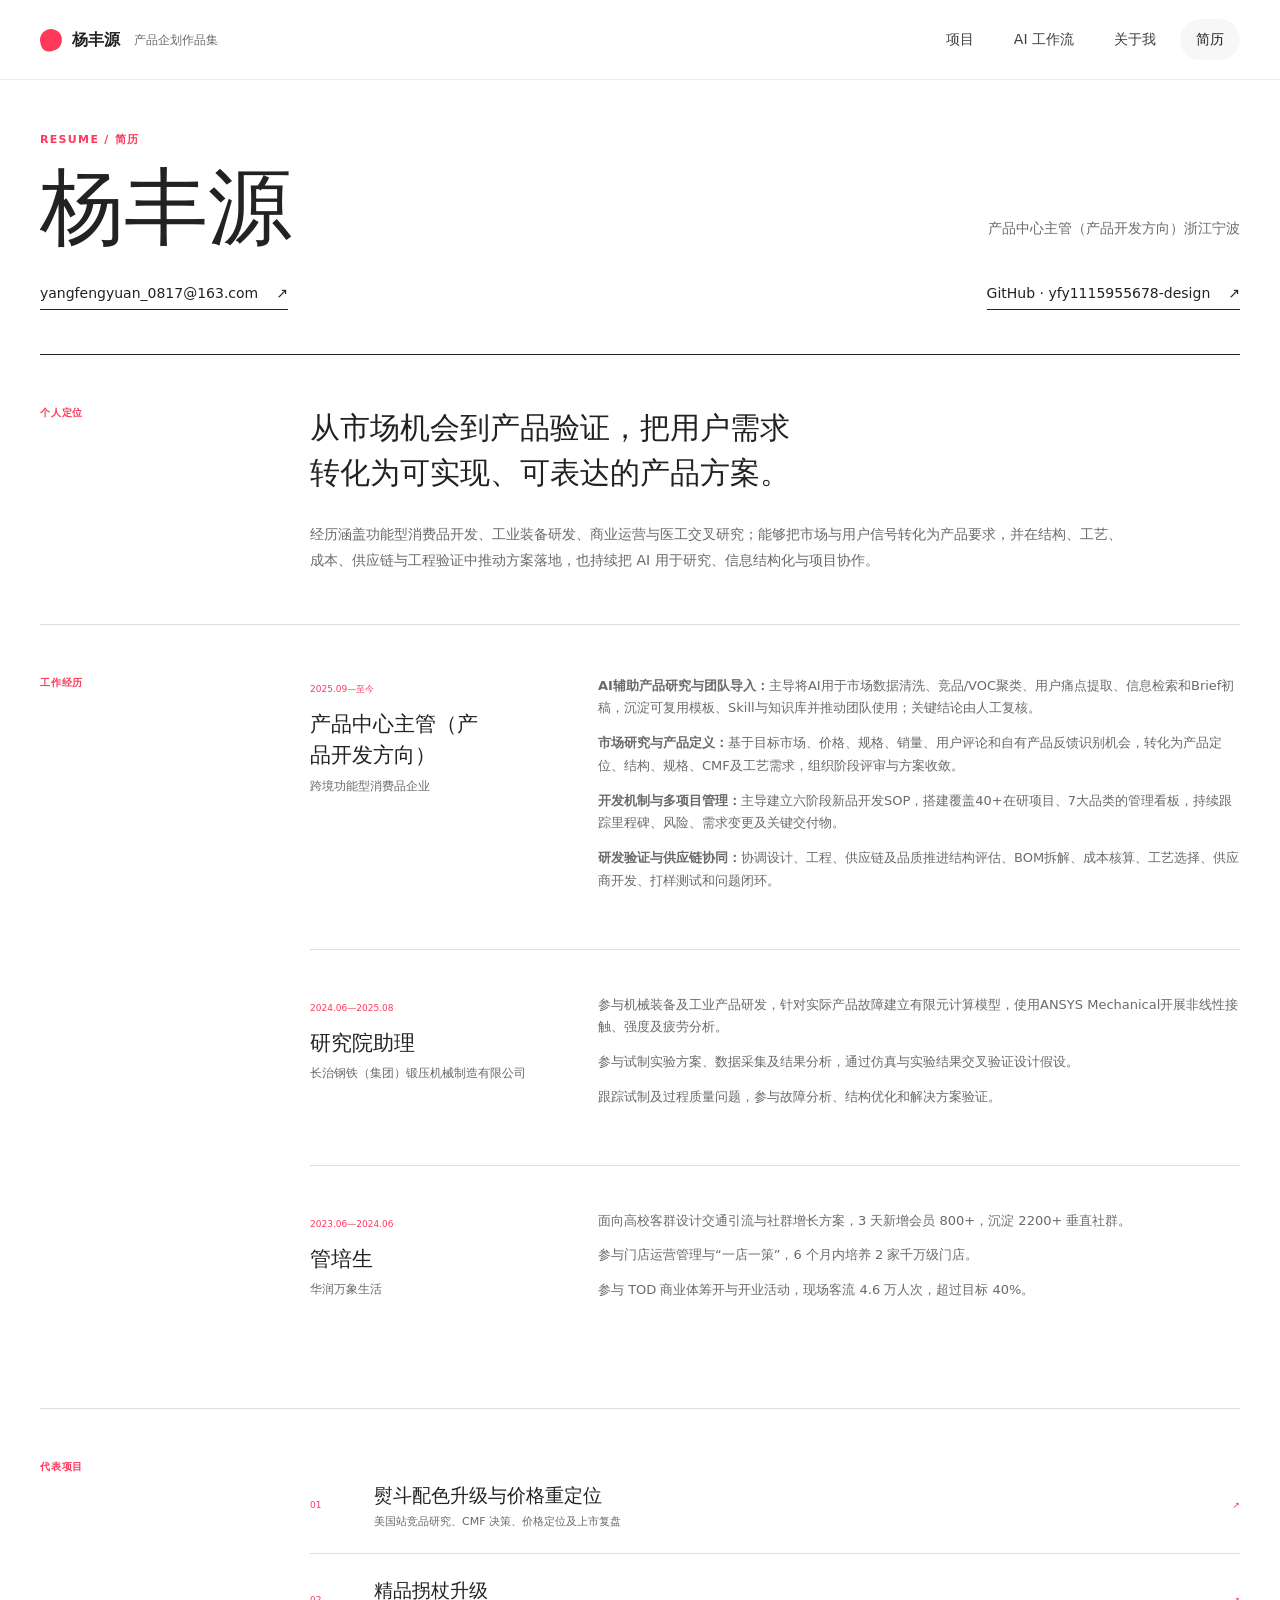
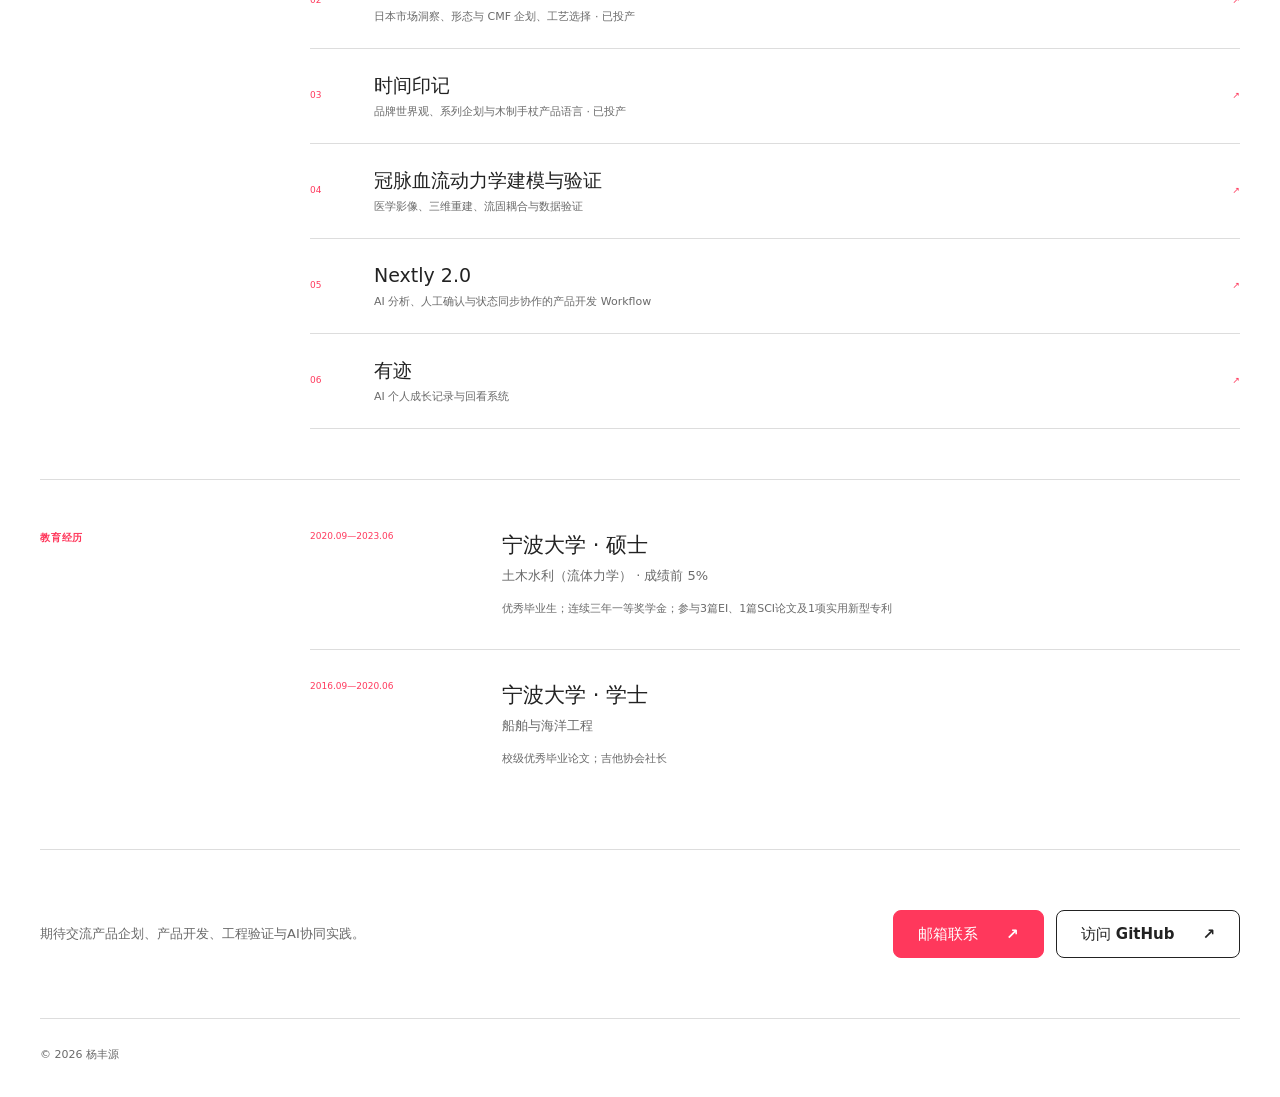
<file: resume/index.html>
<!DOCTYPE html>
<html lang="zh-CN" data-theme="light"><head><meta charset="utf-8"><meta name="viewport" content="width=device-width, initial-scale=1"><link rel="stylesheet" href="/assets/index-Cj0hgmuT.css?v=portfolio-20260827-corecases" data-precedence="vite-rsc/importer-resources"><title>简历｜杨丰源作品集</title><meta name="description" content="杨丰源的在线简历：产品企划、产品开发、工程验证与AI协同实践。"><meta property="og:title" content="简历｜杨丰源作品集"><meta property="og:description" content="杨丰源的在线简历：产品企划、产品开发、工程验证与AI协同实践。"><meta property="og:type" content="website"><meta property="og:image" content="https://fengyuan-portfolio.onrender.com/hero-gothic-cat-metal.webp"><meta property="og:url" content="https://fengyuan-portfolio.onrender.com/resume"><meta name="twitter:card" content="summary_large_image"><meta name="twitter:image" content="https://fengyuan-portfolio.onrender.com/hero-gothic-cat-metal.webp"><link rel="canonical" href="https://fengyuan-portfolio.onrender.com/resume"><link rel="shortcut icon" href="/favicon.svg"><link rel="icon" href="/favicon.svg">
<link rel="preload" href="/assets/_vinext_fonts/geist-8ac0455e797f/geist-ff2310f5.woff2" as="font" type="font/woff2" crossorigin="">
<link rel="preload" href="/assets/_vinext_fonts/geist-8ac0455e797f/geist-875ccdd4.woff2" as="font" type="font/woff2" crossorigin="">
<link rel="preload" href="/assets/_vinext_fonts/geist-8ac0455e797f/geist-52306abf.woff2" as="font" type="font/woff2" crossorigin="">
<link rel="preload" href="/assets/_vinext_fonts/geist-8ac0455e797f/geist-001175b1.woff2" as="font" type="font/woff2" crossorigin="">
<link rel="preload" href="/assets/_vinext_fonts/geist-8ac0455e797f/geist-98bbbccb.woff2" as="font" type="font/woff2" crossorigin="">
<link rel="preload" href="/assets/_vinext_fonts/geist-mono-00e989178794/geist-mono-f6b33328.woff2" as="font" type="font/woff2" crossorigin="">
<link rel="preload" href="/assets/_vinext_fonts/geist-mono-00e989178794/geist-mono-44e03052.woff2" as="font" type="font/woff2" crossorigin="">
<link rel="preload" href="/assets/_vinext_fonts/geist-mono-00e989178794/geist-mono-0638449e.woff2" as="font" type="font/woff2" crossorigin="">
<link rel="preload" href="/assets/_vinext_fonts/geist-mono-00e989178794/geist-mono-971fb274.woff2" as="font" type="font/woff2" crossorigin="">
<link rel="preload" href="/assets/_vinext_fonts/geist-mono-00e989178794/geist-mono-44745446.woff2" as="font" type="font/woff2" crossorigin="">
<link rel="preload" href="/assets/_vinext_fonts/geist-mono-00e989178794/geist-mono-013b2f2f.woff2" as="font" type="font/woff2" crossorigin="">
<style data-vinext-fonts="">/* cyrillic-ext */
@font-face {
  font-family: 'Geist';
  font-style: normal;
  font-weight: 100 900;
  font-display: swap;
  src: url(/assets/_vinext_fonts/geist-8ac0455e797f/geist-ff2310f5.woff2) format('woff2');
  unicode-range: U+0460-052F, U+1C80-1C8A, U+20B4, U+2DE0-2DFF, U+A640-A69F, U+FE2E-FE2F;
}
/* cyrillic */
@font-face {
  font-family: 'Geist';
  font-style: normal;
  font-weight: 100 900;
  font-display: swap;
  src: url(/assets/_vinext_fonts/geist-8ac0455e797f/geist-875ccdd4.woff2) format('woff2');
  unicode-range: U+0301, U+0400-045F, U+0490-0491, U+04B0-04B1, U+2116;
}
/* vietnamese */
@font-face {
  font-family: 'Geist';
  font-style: normal;
  font-weight: 100 900;
  font-display: swap;
  src: url(/assets/_vinext_fonts/geist-8ac0455e797f/geist-52306abf.woff2) format('woff2');
  unicode-range: U+0102-0103, U+0110-0111, U+0128-0129, U+0168-0169, U+01A0-01A1, U+01AF-01B0, U+0300-0301, U+0303-0304, U+0308-0309, U+0323, U+0329, U+1EA0-1EF9, U+20AB;
}
/* latin-ext */
@font-face {
  font-family: 'Geist';
  font-style: normal;
  font-weight: 100 900;
  font-display: swap;
  src: url(/assets/_vinext_fonts/geist-8ac0455e797f/geist-001175b1.woff2) format('woff2');
  unicode-range: U+0100-02BA, U+02BD-02C5, U+02C7-02CC, U+02CE-02D7, U+02DD-02FF, U+0304, U+0308, U+0329, U+1D00-1DBF, U+1E00-1E9F, U+1EF2-1EFF, U+2020, U+20A0-20AB, U+20AD-20C0, U+2113, U+2C60-2C7F, U+A720-A7FF;
}
/* latin */
@font-face {
  font-family: 'Geist';
  font-style: normal;
  font-weight: 100 900;
  font-display: swap;
  src: url(/assets/_vinext_fonts/geist-8ac0455e797f/geist-98bbbccb.woff2) format('woff2');
  unicode-range: U+0000-00FF, U+0131, U+0152-0153, U+02BB-02BC, U+02C6, U+02DA, U+02DC, U+0304, U+0308, U+0329, U+2000-206F, U+20AC, U+2122, U+2191, U+2193, U+2212, U+2215, U+FEFF, U+FFFD;
}

.__font_geist_0tvmz3h { font-family: 'Geist', sans-serif; }

.__variable_geist_0tvmz3h { --font-geist-sans: 'Geist', sans-serif; }

/* cyrillic-ext */
@font-face {
  font-family: 'Geist Mono';
  font-style: normal;
  font-weight: 100 900;
  font-display: swap;
  src: url(/assets/_vinext_fonts/geist-mono-00e989178794/geist-mono-f6b33328.woff2) format('woff2');
  unicode-range: U+0460-052F, U+1C80-1C8A, U+20B4, U+2DE0-2DFF, U+A640-A69F, U+FE2E-FE2F;
}
/* cyrillic */
@font-face {
  font-family: 'Geist Mono';
  font-style: normal;
  font-weight: 100 900;
  font-display: swap;
  src: url(/assets/_vinext_fonts/geist-mono-00e989178794/geist-mono-44e03052.woff2) format('woff2');
  unicode-range: U+0301, U+0400-045F, U+0490-0491, U+04B0-04B1, U+2116;
}
/* symbols2 */
@font-face {
  font-family: 'Geist Mono';
  font-style: normal;
  font-weight: 100 900;
  font-display: swap;
  src: url(/assets/_vinext_fonts/geist-mono-00e989178794/geist-mono-0638449e.woff2) format('woff2');
  unicode-range: U+2000-2001, U+2004-2008, U+200A, U+23B8-23BD, U+2500-259F;
}
/* vietnamese */
@font-face {
  font-family: 'Geist Mono';
  font-style: normal;
  font-weight: 100 900;
  font-display: swap;
  src: url(/assets/_vinext_fonts/geist-mono-00e989178794/geist-mono-971fb274.woff2) format('woff2');
  unicode-range: U+0102-0103, U+0110-0111, U+0128-0129, U+0168-0169, U+01A0-01A1, U+01AF-01B0, U+0300-0301, U+0303-0304, U+0308-0309, U+0323, U+0329, U+1EA0-1EF9, U+20AB;
}
/* latin-ext */
@font-face {
  font-family: 'Geist Mono';
  font-style: normal;
  font-weight: 100 900;
  font-display: swap;
  src: url(/assets/_vinext_fonts/geist-mono-00e989178794/geist-mono-44745446.woff2) format('woff2');
  unicode-range: U+0100-02BA, U+02BD-02C5, U+02C7-02CC, U+02CE-02D7, U+02DD-02FF, U+0304, U+0308, U+0329, U+1D00-1DBF, U+1E00-1E9F, U+1EF2-1EFF, U+2020, U+20A0-20AB, U+20AD-20C0, U+2113, U+2C60-2C7F, U+A720-A7FF;
}
/* latin */
@font-face {
  font-family: 'Geist Mono';
  font-style: normal;
  font-weight: 100 900;
  font-display: swap;
  src: url(/assets/_vinext_fonts/geist-mono-00e989178794/geist-mono-013b2f2f.woff2) format('woff2');
  unicode-range: U+0000-00FF, U+0131, U+0152-0153, U+02BB-02BC, U+02C6, U+02DA, U+02DC, U+0304, U+0308, U+0329, U+2000-206F, U+20AC, U+2122, U+2191, U+2193, U+2212, U+2215, U+FEFF, U+FFFD;
}

.__font_geist_mono_1diim1n { font-family: 'Geist Mono', sans-serif; }

.__variable_geist_mono_1diim1n { --font-geist-mono: 'Geist Mono', sans-serif; }
</style>
<link rel="stylesheet" href="/assets/cat-cursor.css"></head><body class="__variable_geist_0tvmz3h __variable_geist_mono_1diim1n">
<a class="skip-link" href="#main-content">跳到主要内容</a>
<main id="main-content" class="site-page resume-page"><header class="site-header shell"><a href="/" class="wordmark" aria-label="杨丰源作品集首页"><span class="wordmark-dot" aria-hidden="true"></span><span>杨丰源</span><small>产品企划作品集</small></a><nav aria-label="主要导航"><a href="/projects">项目</a><a href="/ai-workflow">AI 工作流</a><a href="/about">关于我</a><a href="/resume" aria-current="page">简历</a></nav></header><header class="resume-hero shell"><p class="eyebrow">RESUME / 简历</p><div><h1>杨丰源</h1><p>产品中心主管（产品开发方向）<br class="br-mobile">浙江宁波</p></div><div class="resume-links"><a class="resume-email" href="mailto:yangfengyuan_0817@163.com">yangfengyuan_0817@163.com <span aria-hidden="true">↗</span></a><a class="resume-email" href="https://github.com/yfy1115955678-design" target="_blank" rel="noopener noreferrer" aria-label="访问杨丰源的GitHub主页（新窗口打开）">GitHub · yfy1115955678-design <span aria-hidden="true">↗</span></a></div></header><div class="resume-body shell"><section><div class="resume-label">个人定位</div><div class="resume-content resume-summary"><h2>从市场机会到产品验证，把用户需求转化为可实现、可表达的产品方案。</h2><p>经历涵盖功能型消费品开发、工业装备研发、商业运营与医工交叉研究；能够把市场与用户信号转化为产品要求，并在结构、工艺、成本、供应链与工程验证中推动方案落地，也持续把 AI 用于研究、信息结构化与项目协作。</p></div></section><section><div class="resume-label">工作经历</div><div class="resume-content timeline-list"><article><div><span>2025.09—至今</span><h3>产品中心主管（产品开发方向）</h3><p>跨境功能型消费品企业</p></div><ul><li><strong>AI辅助产品研究与团队导入：</strong>主导将AI用于市场数据清洗、竞品/VOC聚类、用户痛点提取、信息检索和Brief初稿，沉淀可复用模板、Skill与知识库并推动团队使用；关键结论由人工复核。</li><li><strong>市场研究与产品定义：</strong>基于目标市场、价格、规格、销量、用户评论和自有产品反馈识别机会，转化为产品定位、结构、规格、CMF及工艺需求，组织阶段评审与方案收敛。</li><li><strong>开发机制与多项目管理：</strong>主导建立六阶段新品开发SOP，搭建覆盖40+在研项目、7大品类的管理看板，持续跟踪里程碑、风险、需求变更及关键交付物。</li><li><strong>研发验证与供应链协同：</strong>协调设计、工程、供应链及品质推进结构评估、BOM拆解、成本核算、工艺选择、供应商开发、打样测试和问题闭环。</li></ul></article><article><div><span>2024.06—2025.08</span><h3>研究院助理</h3><p>长治钢铁（集团）锻压机械制造有限公司</p></div><ul><li>参与机械装备及工业产品研发，针对实际产品故障建立有限元计算模型，使用ANSYS Mechanical开展非线性接触、强度及疲劳分析。</li><li>参与试制实验方案、数据采集及结果分析，通过仿真与实验结果交叉验证设计假设。</li><li>跟踪试制及过程质量问题，参与故障分析、结构优化和解决方案验证。</li></ul></article><article><div><span>2023.06—2024.06</span><h3>管培生</h3><p>华润万象生活</p></div><ul><li>面向高校客群设计交通引流与社群增长方案，3 天新增会员 800+，沉淀 2200+ 垂直社群。</li><li>参与门店运营管理与“一店一策”，6 个月内培养 2 家千万级门店。</li><li>参与 TOD 商业体筹开与开业活动，现场客流 4.6 万人次，超过目标 40%。</li></ul></article></div></section><section><div class="resume-label">代表项目</div><div class="resume-content resume-projects"><a href="/projects/iron"><span>01</span><div><h3>熨斗配色升级与价格重定位</h3><p>美国站竞品研究、CMF 决策、价格定位及上市复盘</p></div><span aria-hidden="true">↗</span></a><a href="/projects/cane"><span>02</span><div><h3>精品拐杖升级</h3><p>日本市场洞察、形态与 CMF 企划、工艺选择 · 已投产</p></div><span aria-hidden="true">↗</span></a><a href="/projects/brand-concept"><span>03</span><div><h3>时间印记</h3><p>品牌世界观、系列企划与木制手杖产品语言 · 已投产</p></div><span aria-hidden="true">↗</span></a><a href="/projects/coronary"><span>04</span><div><h3>冠脉血流动力学建模与验证</h3><p>医学影像、三维重建、流固耦合与数据验证</p></div><span aria-hidden="true">↗</span></a><a href="/projects/nextly"><span>05</span><div><h3>Nextly 2.0</h3><p>AI 分析、人工确认与状态同步协作的产品开发 Workflow</p></div><span aria-hidden="true">↗</span></a><a href="/projects/youji"><span>06</span><div><h3>有迹</h3><p>AI 个人成长记录与回看系统</p></div><span aria-hidden="true">↗</span></a></div></section><section><div class="resume-label">教育经历</div><div class="resume-content education-list"><article><span>2020.09—2023.06</span><div><h3>宁波大学 · 硕士</h3><p>土木水利（流体力学） · 成绩前 5%</p><small>优秀毕业生；连续三年一等奖学金；参与3篇EI、1篇SCI论文及1项实用新型专利</small></div></article><article><span>2016.09—2020.06</span><div><h3>宁波大学 · 学士</h3><p>船舶与海洋工程</p><small>校级优秀毕业论文；吉他协会社长</small></div></article></div></section></div><section class="resume-contact shell"><p>期待交流产品企划、产品开发、工程验证与AI协同实践。</p><div class="resume-contact-actions"><a class="button button-primary" href="mailto:yangfengyuan_0817@163.com">邮箱联系 <span aria-hidden="true">↗</span></a><a class="button button-secondary" href="https://github.com/yfy1115955678-design" target="_blank" rel="noopener noreferrer" aria-label="访问杨丰源的GitHub主页（新窗口打开）">访问 GitHub <span aria-hidden="true">↗</span></a></div></section><footer class="resume-footer shell"><p>© 2026 杨丰源</p></footer></main><script src="/assets/cat-cursor.js" defer></script></body></html>
</file>
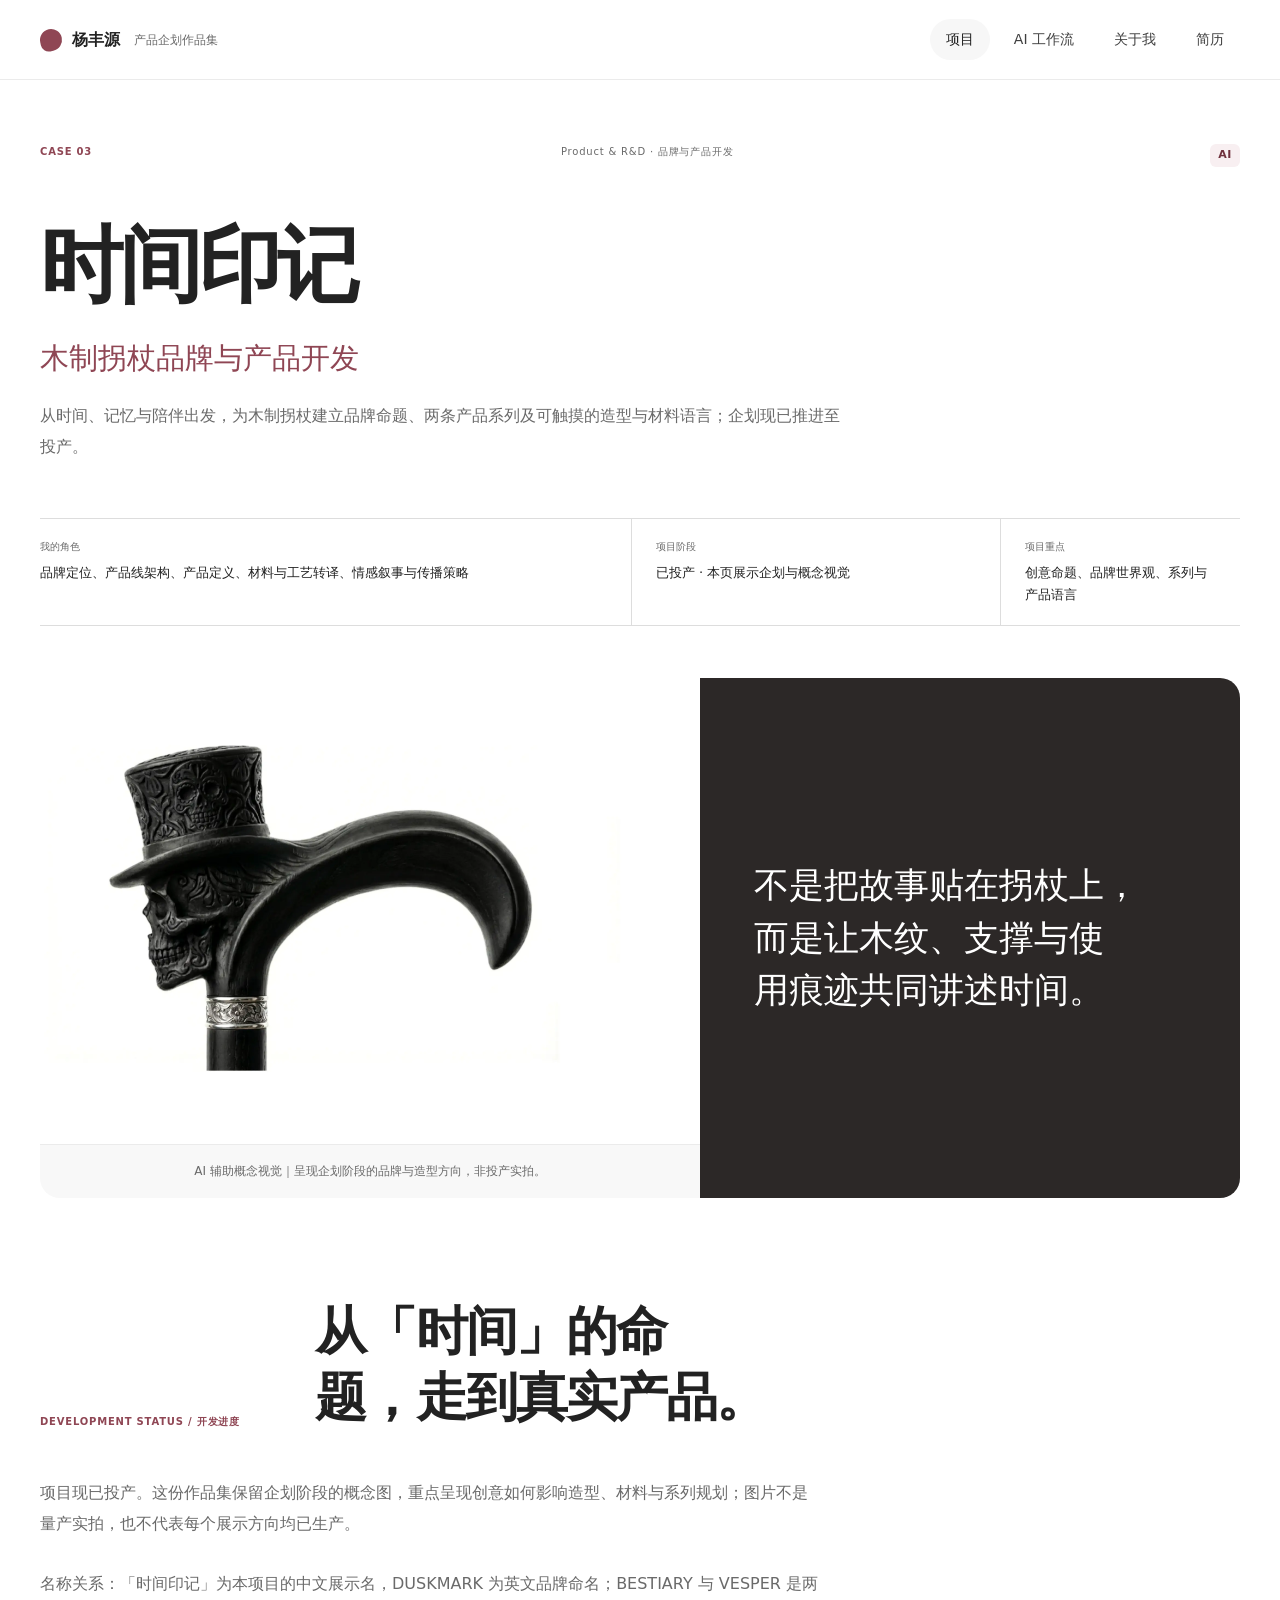
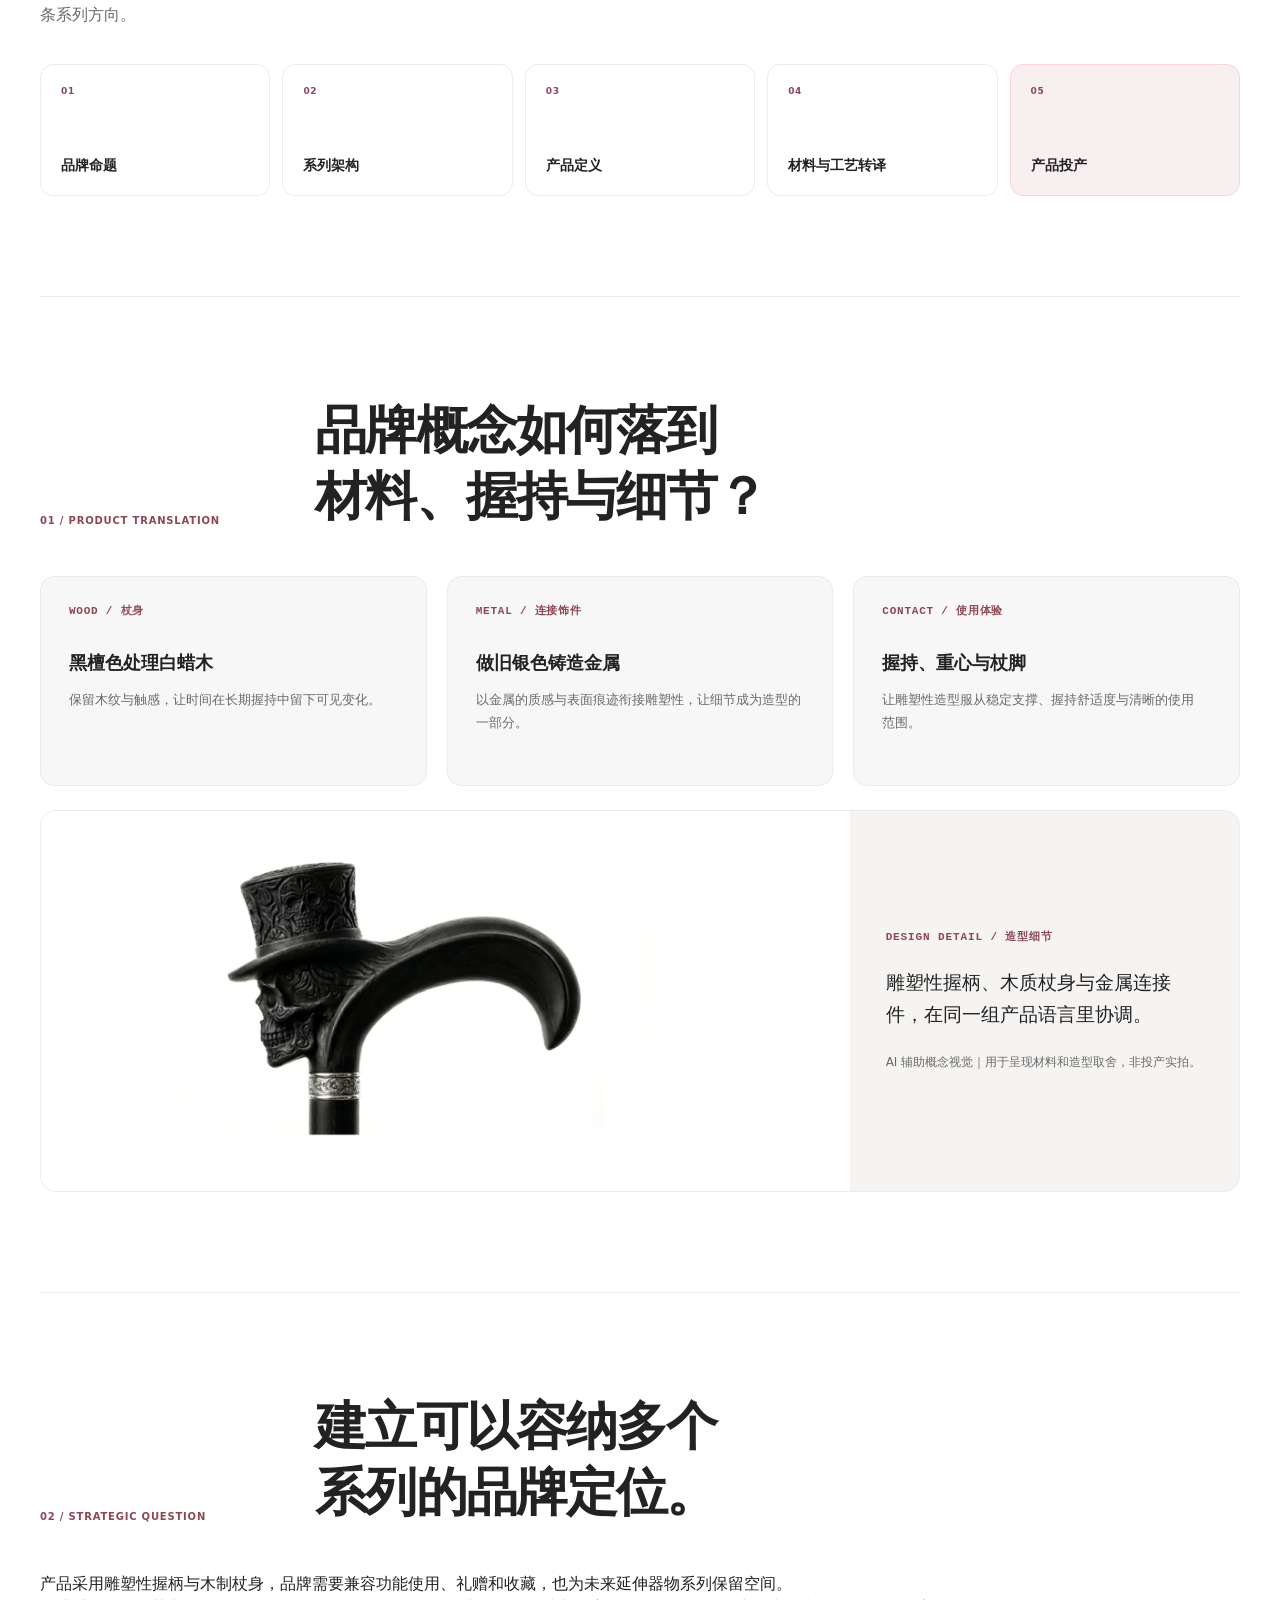
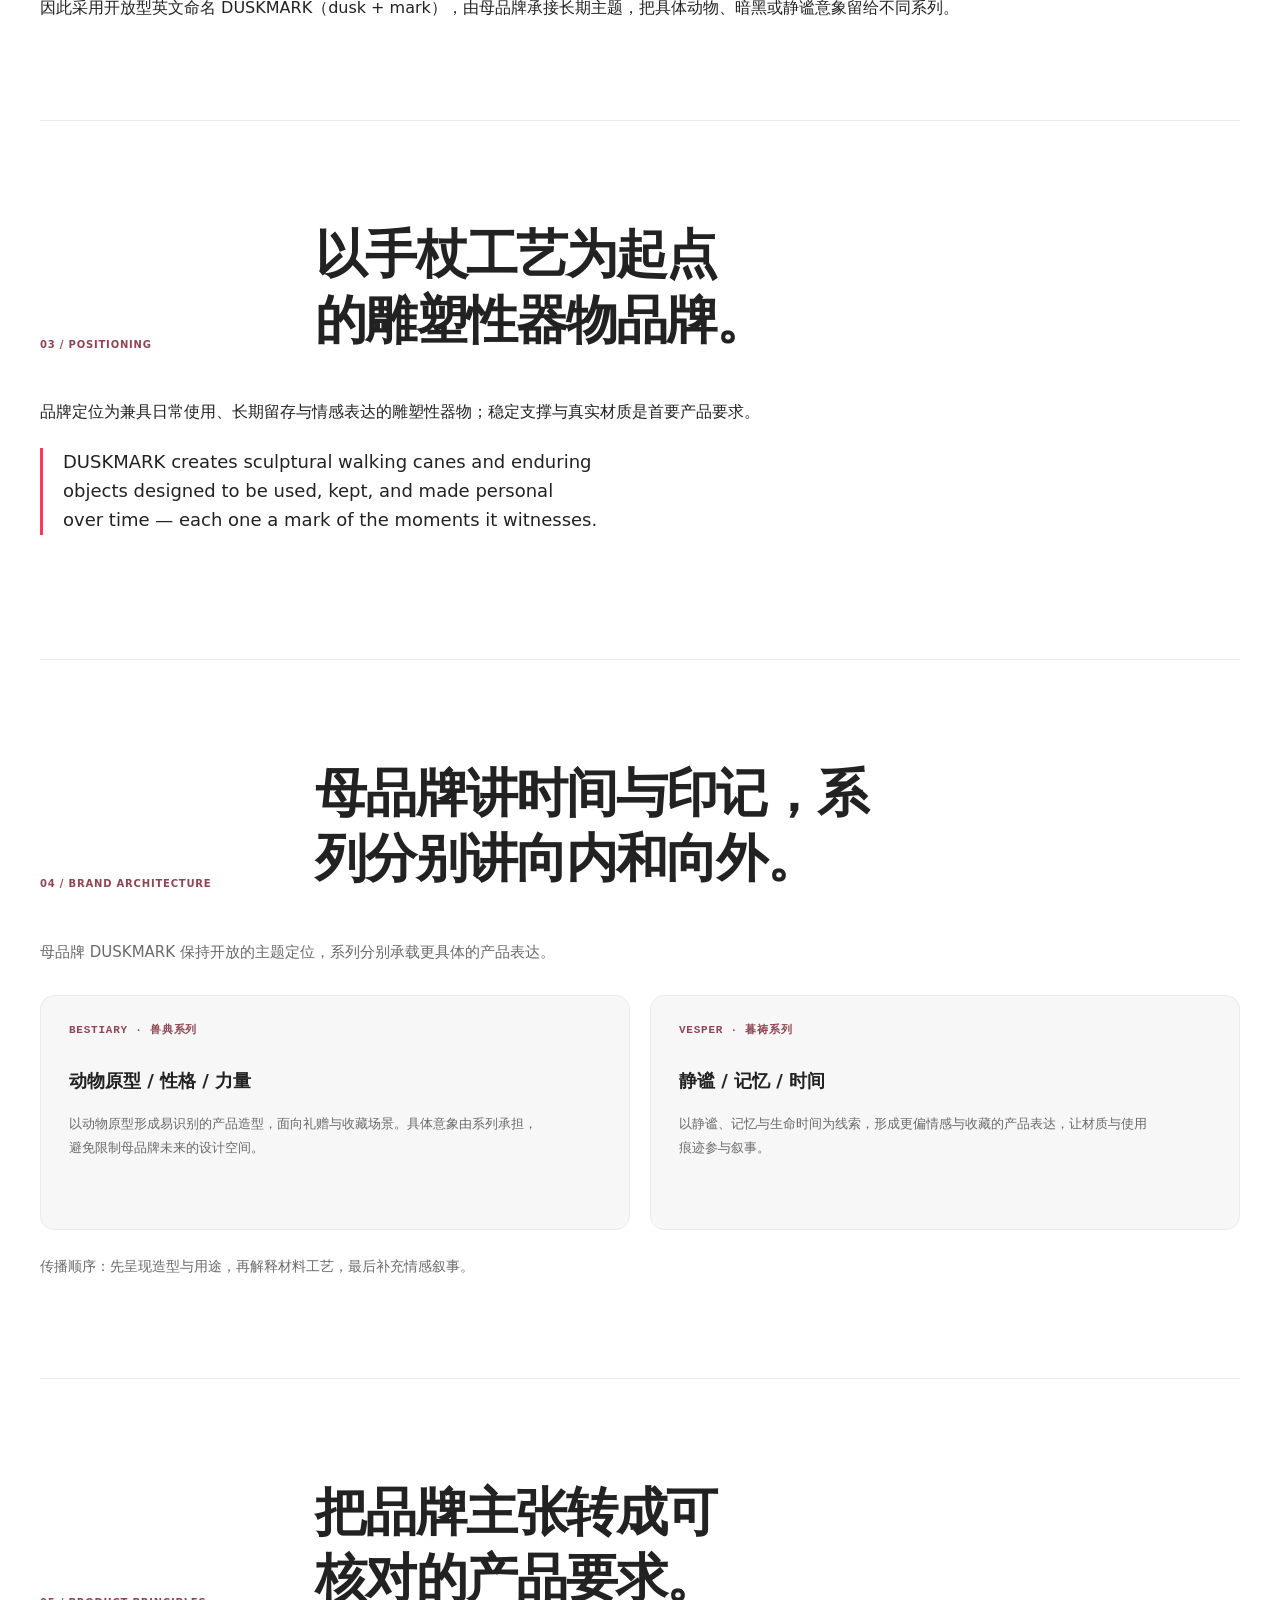
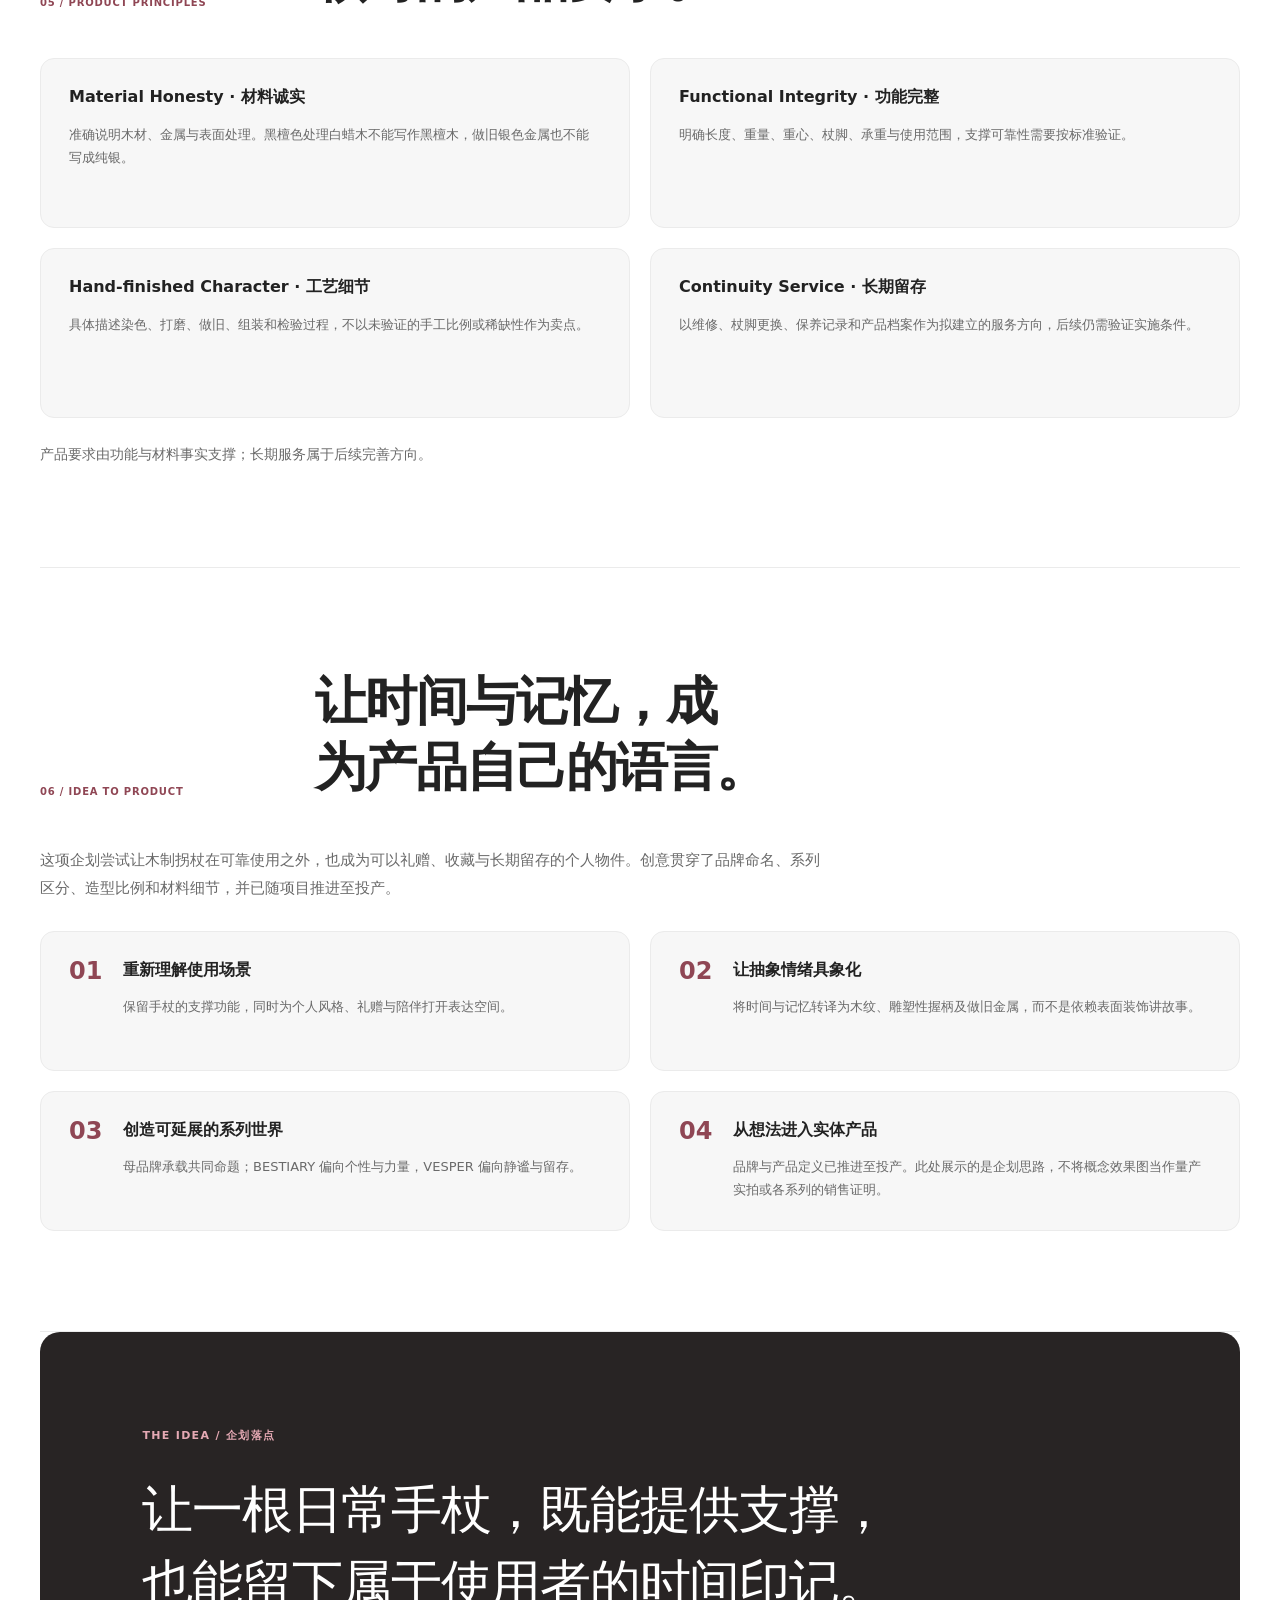
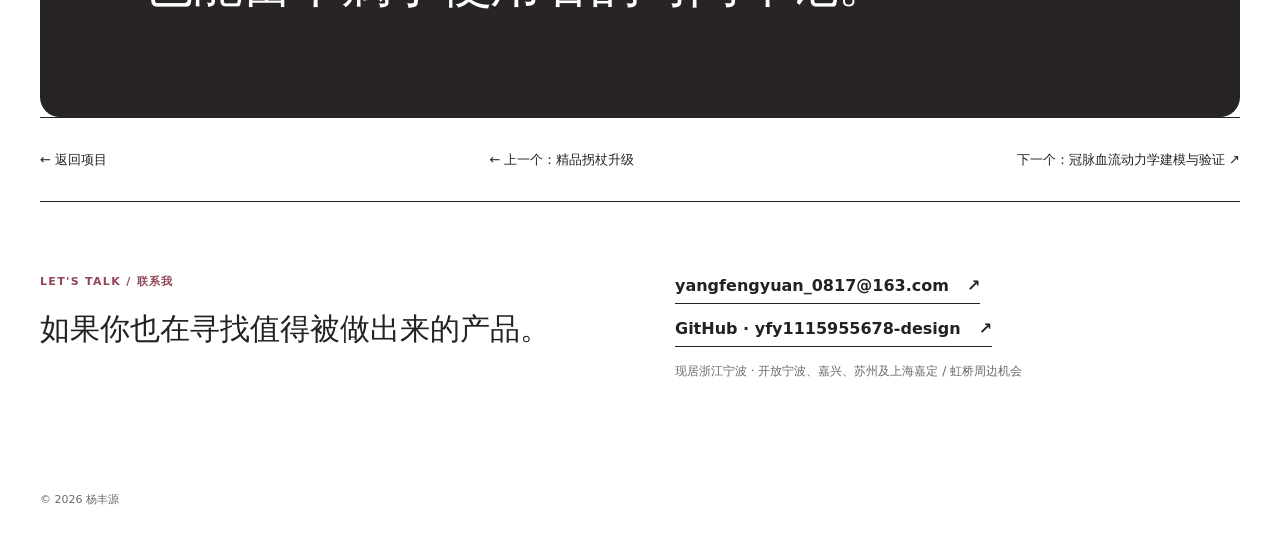
<file: projects/brand-concept/index.html>
<!DOCTYPE html>
<html lang="zh-CN" data-theme="light"><head><meta charset="utf-8"><meta name="viewport" content="width=device-width, initial-scale=1"><link rel="preload" href="/project-images/brand-concept-editorial.webp" as="image"><link rel="stylesheet" href="/assets/index-Cj0hgmuT.css?v=portfolio-20260827-corecases" data-precedence="vite-rsc/importer-resources"><title>时间印记｜木制拐杖品牌与产品开发｜杨丰源作品集</title><meta name="description" content="时间印记 DUSKMARK 木制拐杖品牌企划：以时间与记忆为创意原点，将品牌世界观转为系列、造型和材料语言，项目已投产。"><meta property="og:title" content="时间印记｜木制拐杖品牌与产品开发｜杨丰源作品集"><meta property="og:description" content="时间印记 DUSKMARK 木制拐杖品牌企划：以时间与记忆为创意原点，将品牌世界观转为系列、造型和材料语言，项目已投产。"><meta property="og:type" content="website"><meta property="og:image" content="https://fengyuan-portfolio.onrender.com/project-images/brand-concept-editorial.webp"><meta property="og:url" content="https://fengyuan-portfolio.onrender.com/projects/brand-concept"><meta name="twitter:card" content="summary_large_image"><meta name="twitter:image" content="https://fengyuan-portfolio.onrender.com/project-images/brand-concept-editorial.webp"><link rel="canonical" href="https://fengyuan-portfolio.onrender.com/projects/brand-concept"><link rel="shortcut icon" href="/favicon.svg"><link rel="icon" href="/favicon.svg">
<link rel="preload" href="/assets/_vinext_fonts/geist-8ac0455e797f/geist-ff2310f5.woff2" as="font" type="font/woff2" crossorigin="">
<link rel="preload" href="/assets/_vinext_fonts/geist-8ac0455e797f/geist-875ccdd4.woff2" as="font" type="font/woff2" crossorigin="">
<link rel="preload" href="/assets/_vinext_fonts/geist-8ac0455e797f/geist-52306abf.woff2" as="font" type="font/woff2" crossorigin="">
<link rel="preload" href="/assets/_vinext_fonts/geist-8ac0455e797f/geist-001175b1.woff2" as="font" type="font/woff2" crossorigin="">
<link rel="preload" href="/assets/_vinext_fonts/geist-8ac0455e797f/geist-98bbbccb.woff2" as="font" type="font/woff2" crossorigin="">
<link rel="preload" href="/assets/_vinext_fonts/geist-mono-00e989178794/geist-mono-f6b33328.woff2" as="font" type="font/woff2" crossorigin="">
<link rel="preload" href="/assets/_vinext_fonts/geist-mono-00e989178794/geist-mono-44e03052.woff2" as="font" type="font/woff2" crossorigin="">
<link rel="preload" href="/assets/_vinext_fonts/geist-mono-00e989178794/geist-mono-0638449e.woff2" as="font" type="font/woff2" crossorigin="">
<link rel="preload" href="/assets/_vinext_fonts/geist-mono-00e989178794/geist-mono-971fb274.woff2" as="font" type="font/woff2" crossorigin="">
<link rel="preload" href="/assets/_vinext_fonts/geist-mono-00e989178794/geist-mono-44745446.woff2" as="font" type="font/woff2" crossorigin="">
<link rel="preload" href="/assets/_vinext_fonts/geist-mono-00e989178794/geist-mono-013b2f2f.woff2" as="font" type="font/woff2" crossorigin="">
<style data-vinext-fonts="">/* cyrillic-ext */
@font-face {
  font-family: 'Geist';
  font-style: normal;
  font-weight: 100 900;
  font-display: swap;
  src: url(/assets/_vinext_fonts/geist-8ac0455e797f/geist-ff2310f5.woff2) format('woff2');
  unicode-range: U+0460-052F, U+1C80-1C8A, U+20B4, U+2DE0-2DFF, U+A640-A69F, U+FE2E-FE2F;
}
/* cyrillic */
@font-face {
  font-family: 'Geist';
  font-style: normal;
  font-weight: 100 900;
  font-display: swap;
  src: url(/assets/_vinext_fonts/geist-8ac0455e797f/geist-875ccdd4.woff2) format('woff2');
  unicode-range: U+0301, U+0400-045F, U+0490-0491, U+04B0-04B1, U+2116;
}
/* vietnamese */
@font-face {
  font-family: 'Geist';
  font-style: normal;
  font-weight: 100 900;
  font-display: swap;
  src: url(/assets/_vinext_fonts/geist-8ac0455e797f/geist-52306abf.woff2) format('woff2');
  unicode-range: U+0102-0103, U+0110-0111, U+0128-0129, U+0168-0169, U+01A0-01A1, U+01AF-01B0, U+0300-0301, U+0303-0304, U+0308-0309, U+0323, U+0329, U+1EA0-1EF9, U+20AB;
}
/* latin-ext */
@font-face {
  font-family: 'Geist';
  font-style: normal;
  font-weight: 100 900;
  font-display: swap;
  src: url(/assets/_vinext_fonts/geist-8ac0455e797f/geist-001175b1.woff2) format('woff2');
  unicode-range: U+0100-02BA, U+02BD-02C5, U+02C7-02CC, U+02CE-02D7, U+02DD-02FF, U+0304, U+0308, U+0329, U+1D00-1DBF, U+1E00-1E9F, U+1EF2-1EFF, U+2020, U+20A0-20AB, U+20AD-20C0, U+2113, U+2C60-2C7F, U+A720-A7FF;
}
/* latin */
@font-face {
  font-family: 'Geist';
  font-style: normal;
  font-weight: 100 900;
  font-display: swap;
  src: url(/assets/_vinext_fonts/geist-8ac0455e797f/geist-98bbbccb.woff2) format('woff2');
  unicode-range: U+0000-00FF, U+0131, U+0152-0153, U+02BB-02BC, U+02C6, U+02DA, U+02DC, U+0304, U+0308, U+0329, U+2000-206F, U+20AC, U+2122, U+2191, U+2193, U+2212, U+2215, U+FEFF, U+FFFD;
}

.__font_geist_0tvmz3h { font-family: 'Geist', sans-serif; }

.__variable_geist_0tvmz3h { --font-geist-sans: 'Geist', sans-serif; }

/* cyrillic-ext */
@font-face {
  font-family: 'Geist Mono';
  font-style: normal;
  font-weight: 100 900;
  font-display: swap;
  src: url(/assets/_vinext_fonts/geist-mono-00e989178794/geist-mono-f6b33328.woff2) format('woff2');
  unicode-range: U+0460-052F, U+1C80-1C8A, U+20B4, U+2DE0-2DFF, U+A640-A69F, U+FE2E-FE2F;
}
/* cyrillic */
@font-face {
  font-family: 'Geist Mono';
  font-style: normal;
  font-weight: 100 900;
  font-display: swap;
  src: url(/assets/_vinext_fonts/geist-mono-00e989178794/geist-mono-44e03052.woff2) format('woff2');
  unicode-range: U+0301, U+0400-045F, U+0490-0491, U+04B0-04B1, U+2116;
}
/* symbols2 */
@font-face {
  font-family: 'Geist Mono';
  font-style: normal;
  font-weight: 100 900;
  font-display: swap;
  src: url(/assets/_vinext_fonts/geist-mono-00e989178794/geist-mono-0638449e.woff2) format('woff2');
  unicode-range: U+2000-2001, U+2004-2008, U+200A, U+23B8-23BD, U+2500-259F;
}
/* vietnamese */
@font-face {
  font-family: 'Geist Mono';
  font-style: normal;
  font-weight: 100 900;
  font-display: swap;
  src: url(/assets/_vinext_fonts/geist-mono-00e989178794/geist-mono-971fb274.woff2) format('woff2');
  unicode-range: U+0102-0103, U+0110-0111, U+0128-0129, U+0168-0169, U+01A0-01A1, U+01AF-01B0, U+0300-0301, U+0303-0304, U+0308-0309, U+0323, U+0329, U+1EA0-1EF9, U+20AB;
}
/* latin-ext */
@font-face {
  font-family: 'Geist Mono';
  font-style: normal;
  font-weight: 100 900;
  font-display: swap;
  src: url(/assets/_vinext_fonts/geist-mono-00e989178794/geist-mono-44745446.woff2) format('woff2');
  unicode-range: U+0100-02BA, U+02BD-02C5, U+02C7-02CC, U+02CE-02D7, U+02DD-02FF, U+0304, U+0308, U+0329, U+1D00-1DBF, U+1E00-1E9F, U+1EF2-1EFF, U+2020, U+20A0-20AB, U+20AD-20C0, U+2113, U+2C60-2C7F, U+A720-A7FF;
}
/* latin */
@font-face {
  font-family: 'Geist Mono';
  font-style: normal;
  font-weight: 100 900;
  font-display: swap;
  src: url(/assets/_vinext_fonts/geist-mono-00e989178794/geist-mono-013b2f2f.woff2) format('woff2');
  unicode-range: U+0000-00FF, U+0131, U+0152-0153, U+02BB-02BC, U+02C6, U+02DA, U+02DC, U+0304, U+0308, U+0329, U+2000-206F, U+20AC, U+2122, U+2191, U+2193, U+2212, U+2215, U+FEFF, U+FFFD;
}

.__font_geist_mono_1diim1n { font-family: 'Geist Mono', sans-serif; }

.__variable_geist_mono_1diim1n { --font-geist-mono: 'Geist Mono', sans-serif; }
</style>
<link rel="stylesheet" href="/assets/cat-cursor.css"><style id="brand-layout-system-v2">
/* Portfolio-wide editorial rule: grouped visuals occupy the same content width as their section. */
.brand-case .brand-case-cover{grid-template-columns:minmax(0,1.1fr) minmax(0,.9fr);min-height:0;align-items:stretch;background:#fff}
.brand-case .brand-case-cover>.brand-concept-figure{display:flex;flex-direction:column;min-height:520px;overflow:hidden;background:#fff}
.brand-case .brand-case-cover .brand-visual{min-height:0;height:auto;flex:1;display:flex;align-items:center;justify-content:center;background:#fff;overflow:hidden}
.brand-case .brand-case-cover .brand-visual .brand-editorial-image{display:block;width:100%;height:100%;max-height:560px;object-fit:contain;object-position:center}
.brand-case .brand-case-cover .brand-concept-figure figcaption{min-height:54px;padding:13px 18px;background:#f8f8f8;border-top:1px solid var(--hairline-soft);display:flex;align-items:center;justify-content:center}
.brand-case .brand-case-cover>blockquote{display:flex;align-items:center;justify-content:center;min-height:520px;margin:0;padding:clamp(32px,4.2vw,64px);background:#2c2827;color:#fff;font-size:clamp(24px,2.7vw,38px);line-height:1.52}
.brand-product-grid,.brand-series-grid,.brand-principles-grid,.brand-launch-grid{display:grid;width:100%;grid-template-columns:repeat(2,minmax(0,1fr));gap:20px;align-items:stretch}
.brand-product-grid{grid-template-columns:repeat(3,minmax(0,1fr))}
.brand-product-card,.brand-series-card,.brand-principles-grid>article,.brand-launch-grid>article{min-width:0;border:1px solid var(--hairline-soft);border-radius:14px;background:var(--surface,#fff);padding:26px 28px}
.brand-product-card{display:flex;flex-direction:column;gap:12px;min-height:210px}
.brand-product-card span,.brand-series-card span{font-family:var(--font-mono,monospace);font-size:11px;font-weight:700;color:var(--primary);letter-spacing:.07em}
.brand-product-card h3,.brand-series-card h3,.brand-principles-grid h3,.brand-launch-grid h3{font-size:18px;line-height:1.45;font-weight:640;margin:0}
.brand-product-card p,.brand-series-card p,.brand-principles-grid p,.brand-launch-grid p{color:var(--muted);font-size:13px;line-height:1.8;margin:0}
.brand-product-card h3{margin-top:18px}
.brand-detail-figure{display:grid;grid-template-columns:minmax(0,1.35fr) minmax(240px,.65fr);gap:0;margin:24px 0 0;border:1px solid var(--hairline-soft);border-radius:16px;overflow:hidden;background:#f6f4f2}
.brand-detail-image{height:380px;min-width:0;display:flex;align-items:center;justify-content:center;background:#fff}
.brand-detail-image img{display:block;width:100%;height:100%;object-fit:contain}
.brand-detail-figure figcaption{display:flex;flex-direction:column;justify-content:center;align-items:flex-start;gap:22px;padding:36px}
.brand-detail-figure figcaption span{font:700 11px/1.5 var(--font-mono,monospace);letter-spacing:.08em;color:var(--primary)}
.brand-detail-figure figcaption p{margin:0;color:var(--ink);font-size:19px;line-height:1.65;font-weight:560}
.brand-detail-figure figcaption small{color:var(--muted);font-size:12px;line-height:1.8}
.brand-section-intro{max-width:780px;margin:0 0 28px;color:var(--muted);font-size:15px;line-height:1.85}
.brand-series-card{display:flex;flex-direction:column;gap:18px;min-height:235px}
.brand-series-card h3{margin-top:12px}
.brand-series-card p{max-width:58ch}
.brand-principles-grid article{min-height:170px}
.brand-principles-grid h3,.brand-launch-grid h3{margin-bottom:14px;font-size:16px}
.brand-launch-grid>article{display:grid;grid-template-columns:38px minmax(0,1fr);gap:16px;min-height:140px}
.brand-launch-grid>article>span{font-size:24px;font-weight:700;line-height:1.1;color:var(--primary)}
.brand-section-foot{margin:24px 0 0;font-size:14px;color:var(--muted);line-height:1.75}
@media(max-width:960px){
.brand-case .brand-case-cover{grid-template-columns:1fr}
.brand-case .brand-case-cover>.brand-concept-figure{min-height:0}
.brand-case .brand-case-cover .brand-visual{height:440px;flex:none}
.brand-case .brand-case-cover .brand-visual .brand-editorial-image{max-height:none}
.brand-case .brand-case-cover>blockquote{min-height:220px;padding:30px 36px;justify-content:flex-start;font-size:clamp(24px,4vw,33px)}
.brand-product-grid{grid-template-columns:repeat(2,minmax(0,1fr))}
.brand-product-card:last-child{grid-column:1/-1}
}
@media(max-width:700px){
.brand-case .brand-case-cover .brand-visual{height:310px}
.brand-case .brand-case-cover>blockquote{min-height:180px;padding:28px;font-size:23px}
.brand-product-grid,.brand-series-grid,.brand-principles-grid,.brand-launch-grid{grid-template-columns:1fr;gap:12px}
.brand-product-card:last-child{grid-column:auto}
.brand-product-card,.brand-series-card,.brand-principles-grid>article,.brand-launch-grid>article{padding:22px;min-height:0}
.brand-product-card h3,.brand-series-card h3{margin-top:0}
.brand-detail-figure{grid-template-columns:1fr}
.brand-detail-image{height:280px}
.brand-detail-figure figcaption{padding:24px;gap:12px}
.brand-detail-figure figcaption p{font-size:17px}
.brand-case .brand-case-cover .brand-concept-figure figcaption{font-size:11px}
}
</style></head><body class="__variable_geist_0tvmz3h __variable_geist_mono_1diim1n">
<a class="skip-link" href="#main-content">跳到主要内容</a>
<main id="main-content" class="site-page case-page brand-case"><header class="site-header shell"><a href="/" class="wordmark" aria-label="杨丰源作品集首页"><span class="wordmark-dot" aria-hidden="true"></span><span>杨丰源</span><small>产品企划作品集</small></a><nav aria-label="主要导航"><a href="/projects" aria-current="page">项目</a><a href="/ai-workflow">AI 工作流</a><a href="/about">关于我</a><a href="/resume">简历</a></nav></header><article><header class="case-hero shell"><div class="case-kicker"><span>CASE 03</span><span>Product &amp; R&amp;D · 品牌与产品开发</span><span class="case-ai-badge">AI</span></div><h1>时间印记</h1><p class="case-lede">木制拐杖品牌与产品开发</p><p class="case-summary-wide">从时间、记忆与陪伴出发，为木制拐杖建立品牌命题、两条产品系列及可触摸的造型与材料语言；企划现已推进至投产。</p><dl class="case-meta"><div><dt>我的角色</dt><dd>品牌定位、产品线架构、产品定义、材料与工艺转译、情感叙事与传播策略</dd></div><div><dt>项目阶段</dt><dd>已投产 · 本页展示企划与概念视觉</dd></div><div><dt>项目重点</dt><dd>创意命题、品牌世界观、系列与产品语言</dd></div></dl></header><div class="case-cover shell brand-case-cover"><figure class="brand-concept-figure"><div class="project-visual brand-visual" aria-label="时间印记品牌概念视觉"><img class="brand-editorial-image" src="/project-images/brand-concept-editorial.webp" alt="时间印记木制拐杖的 AI 辅助概念视觉"></div><figcaption>AI 辅助概念视觉｜呈现企划阶段的品牌与造型方向，非投产实拍。</figcaption></figure><blockquote>不是把故事贴在拐杖上，<br class="br-mobile">而是让木纹、支撑与使用痕迹共同讲述时间。</blockquote></div><section class="case-section shell brand-development-status"><div class="case-section-heading"><div class="case-section-label">DEVELOPMENT STATUS / 开发进度</div><h2>从「时间」的命题，走到真实产品。</h2></div><p class="case-intro">项目现已投产。这份作品集保留企划阶段的概念图，重点呈现创意如何影响造型、材料与系列规划；图片不是量产实拍，也不代表每个展示方向均已生产。</p><p class="case-intro" style="margin-bottom:20px">名称关系：「时间印记」为本项目的中文展示名，DUSKMARK 为英文品牌命名；BESTIARY 与 VESPER 是两条系列方向。</p><div class="development-flow" aria-label="时间印记从创意命题到产品投产的推进路径"><article><span>01</span><b>品牌命题</b></article><article><span>02</span><b>系列架构</b></article><article><span>03</span><b>产品定义</b></article><article><span>04</span><b>材料与工艺转译</b></article><article class="is-current"><span>05</span><b>产品投产</b></article></div></section><section class="case-section shell brand-product-section">
<div class="case-section-heading"><div class="case-section-label">01 / PRODUCT TRANSLATION</div><h2>品牌概念如何落到材料、握持与细节？</h2></div>
<div class="brand-product-grid">
<article class="brand-product-card"><span>WOOD / 杖身</span><h3>黑檀色处理白蜡木</h3><p>保留木纹与触感，让时间在长期握持中留下可见变化。</p></article>
<article class="brand-product-card"><span>METAL / 连接饰件</span><h3>做旧银色铸造金属</h3><p>以金属的质感与表面痕迹衔接雕塑性，让细节成为造型的一部分。</p></article>
<article class="brand-product-card"><span>CONTACT / 使用体验</span><h3>握持、重心与杖脚</h3><p>让雕塑性造型服从稳定支撑、握持舒适度与清晰的使用范围。</p></article>
</div>
<figure class="brand-detail-figure"><div class="brand-detail-image"><img src="/project-images/brand-concept-side-view.webp" alt="木制拐杖骷髅礼帽握柄的 AI 辅助侧视概念效果图" loading="lazy"></div><figcaption><span>DESIGN DETAIL / 造型细节</span><p>雕塑性握柄、木质杖身与金属连接件，在同一组产品语言里协调。</p><small>AI 辅助概念视觉｜用于呈现材料和造型取舍，非投产实拍。</small></figcaption></figure>
</section><section class="case-section shell"><div class="case-section-heading"><div class="case-section-label">02 / STRATEGIC QUESTION</div><h2>建立可以容纳多个系列的品牌定位。</h2></div><p>产品采用雕塑性握柄与木制杖身，品牌需要兼容功能使用、礼赠和收藏，也为未来延伸器物系列保留空间。</p><p>因此采用开放型英文命名 DUSKMARK（dusk + mark），由母品牌承接长期主题，把具体动物、暗黑或静谧意象留给不同系列。</p></section><section class="case-section shell"><div class="case-section-heading"><div class="case-section-label">03 / POSITIONING</div><h2>以手杖工艺为起点的雕塑性器物品牌。</h2></div><p>品牌定位为兼具日常使用、长期留存与情感表达的雕塑性器物；稳定支撑与真实材质是首要产品要求。</p><blockquote style="font-size:18px;font-weight:500;line-height:1.6;border-left:3px solid var(--accent,#ff385c);padding-left:20px;margin:24px 0;max-width:680px;">DUSKMARK creates sculptural walking canes and enduring objects designed to be used, kept, and made personal over time — each one a mark of the moments it witnesses.</blockquote></section><section class="case-section shell brand-architecture-section">
<div class="case-section-heading"><div class="case-section-label">04 / BRAND ARCHITECTURE</div><h2>母品牌讲时间与印记，系列分别讲向内和向外。</h2></div>
<p class="brand-section-intro">母品牌 DUSKMARK 保持开放的主题定位，系列分别承载更具体的产品表达。</p>
<div class="brand-series-grid">
<article class="brand-series-card"><span>BESTIARY · 兽典系列</span><h3>动物原型 / 性格 / 力量</h3><p>以动物原型形成易识别的产品造型，面向礼赠与收藏场景。具体意象由系列承担，避免限制母品牌未来的设计空间。</p></article>
<article class="brand-series-card"><span>VESPER · 暮祷系列</span><h3>静谧 / 记忆 / 时间</h3><p>以静谧、记忆与生命时间为线索，形成更偏情感与收藏的产品表达，让材质与使用痕迹参与叙事。</p></article>
</div>
<p class="brand-section-foot">传播顺序：先呈现造型与用途，再解释材料工艺，最后补充情感叙事。</p>
</section><section class="case-section shell brand-principles-section">
<div class="case-section-heading"><div class="case-section-label">05 / PRODUCT PRINCIPLES</div><h2>把品牌主张转成可核对的产品要求。</h2></div>
<div class="brand-principles-grid">
<article><h3>Material Honesty · 材料诚实</h3><p>准确说明木材、金属与表面处理。黑檀色处理白蜡木不能写作黑檀木，做旧银色金属也不能写成纯银。</p></article>
<article><h3>Functional Integrity · 功能完整</h3><p>明确长度、重量、重心、杖脚、承重与使用范围，支撑可靠性需要按标准验证。</p></article>
<article><h3>Hand-finished Character · 工艺细节</h3><p>具体描述染色、打磨、做旧、组装和检验过程，不以未验证的手工比例或稀缺性作为卖点。</p></article>
<article><h3>Continuity Service · 长期留存</h3><p>以维修、杖脚更换、保养记录和产品档案作为拟建立的服务方向，后续仍需验证实施条件。</p></article>
</div>
<p class="brand-section-foot">产品要求由功能与材料事实支撑；长期服务属于后续完善方向。</p>
</section><section class="case-section shell brand-launch-section">
<div class="case-section-heading"><div class="case-section-label">06 / IDEA TO PRODUCT</div><h2>让时间与记忆，成为产品自己的语言。</h2></div>
<p class="brand-section-intro">这项企划尝试让木制拐杖在可靠使用之外，也成为可以礼赠、收藏与长期留存的个人物件。创意贯穿了品牌命名、系列区分、造型比例和材料细节，并已随项目推进至投产。</p>
<div class="brand-launch-grid">
<article><span>01</span><div><h3>重新理解使用场景</h3><p>保留手杖的支撑功能，同时为个人风格、礼赠与陪伴打开表达空间。</p></div></article>
<article><span>02</span><div><h3>让抽象情绪具象化</h3><p>将时间与记忆转译为木纹、雕塑性握柄及做旧金属，而不是依赖表面装饰讲故事。</p></div></article>
<article><span>03</span><div><h3>创造可延展的系列世界</h3><p>母品牌承载共同命题；BESTIARY 偏向个性与力量，VESPER 偏向静谧与留存。</p></div></article>
<article><span>04</span><div><h3>从想法进入实体产品</h3><p>品牌与产品定义已推进至投产。此处展示的是企划思路，不将概念效果图当作量产实拍或各系列的销售证明。</p></div></article>
</div></section><section class="case-reflection shell brand-reflection"><p class="eyebrow">THE IDEA / 企划落点</p><blockquote>让一根日常手杖，既能提供支撑，也能留下属于使用者的时间印记。</blockquote></section></article><nav class="case-nav shell" aria-label="案例导航"><a href="/projects">← 返回项目</a><a href="/projects/cane">← 上一个：精品拐杖升级</a><a href="/projects/coronary">下一个：冠脉血流动力学建模与验证 <span aria-hidden="true">↗</span></a></nav><footer class="site-footer shell"><div><p class="eyebrow">LET'S TALK / 联系我</p><h2>如果你也在寻找值得被做出来的产品。</h2></div><div class="footer-contact"><div class="footer-links"><a href="mailto:yangfengyuan_0817@163.com">yangfengyuan_0817@163.com <span aria-hidden="true">↗</span></a><a href="https://github.com/yfy1115955678-design" target="_blank" rel="noopener noreferrer" aria-label="访问杨丰源的GitHub主页（新窗口打开）">GitHub · yfy1115955678-design <span aria-hidden="true">↗</span></a></div><p>现居浙江宁波 · 开放宁波、嘉兴、苏州及上海嘉定 / 虹桥周边机会</p></div><p class="footer-meta">© 2026 杨丰源</p></footer></main><script src="/assets/cat-cursor.js" defer></script></body></html>
</file>
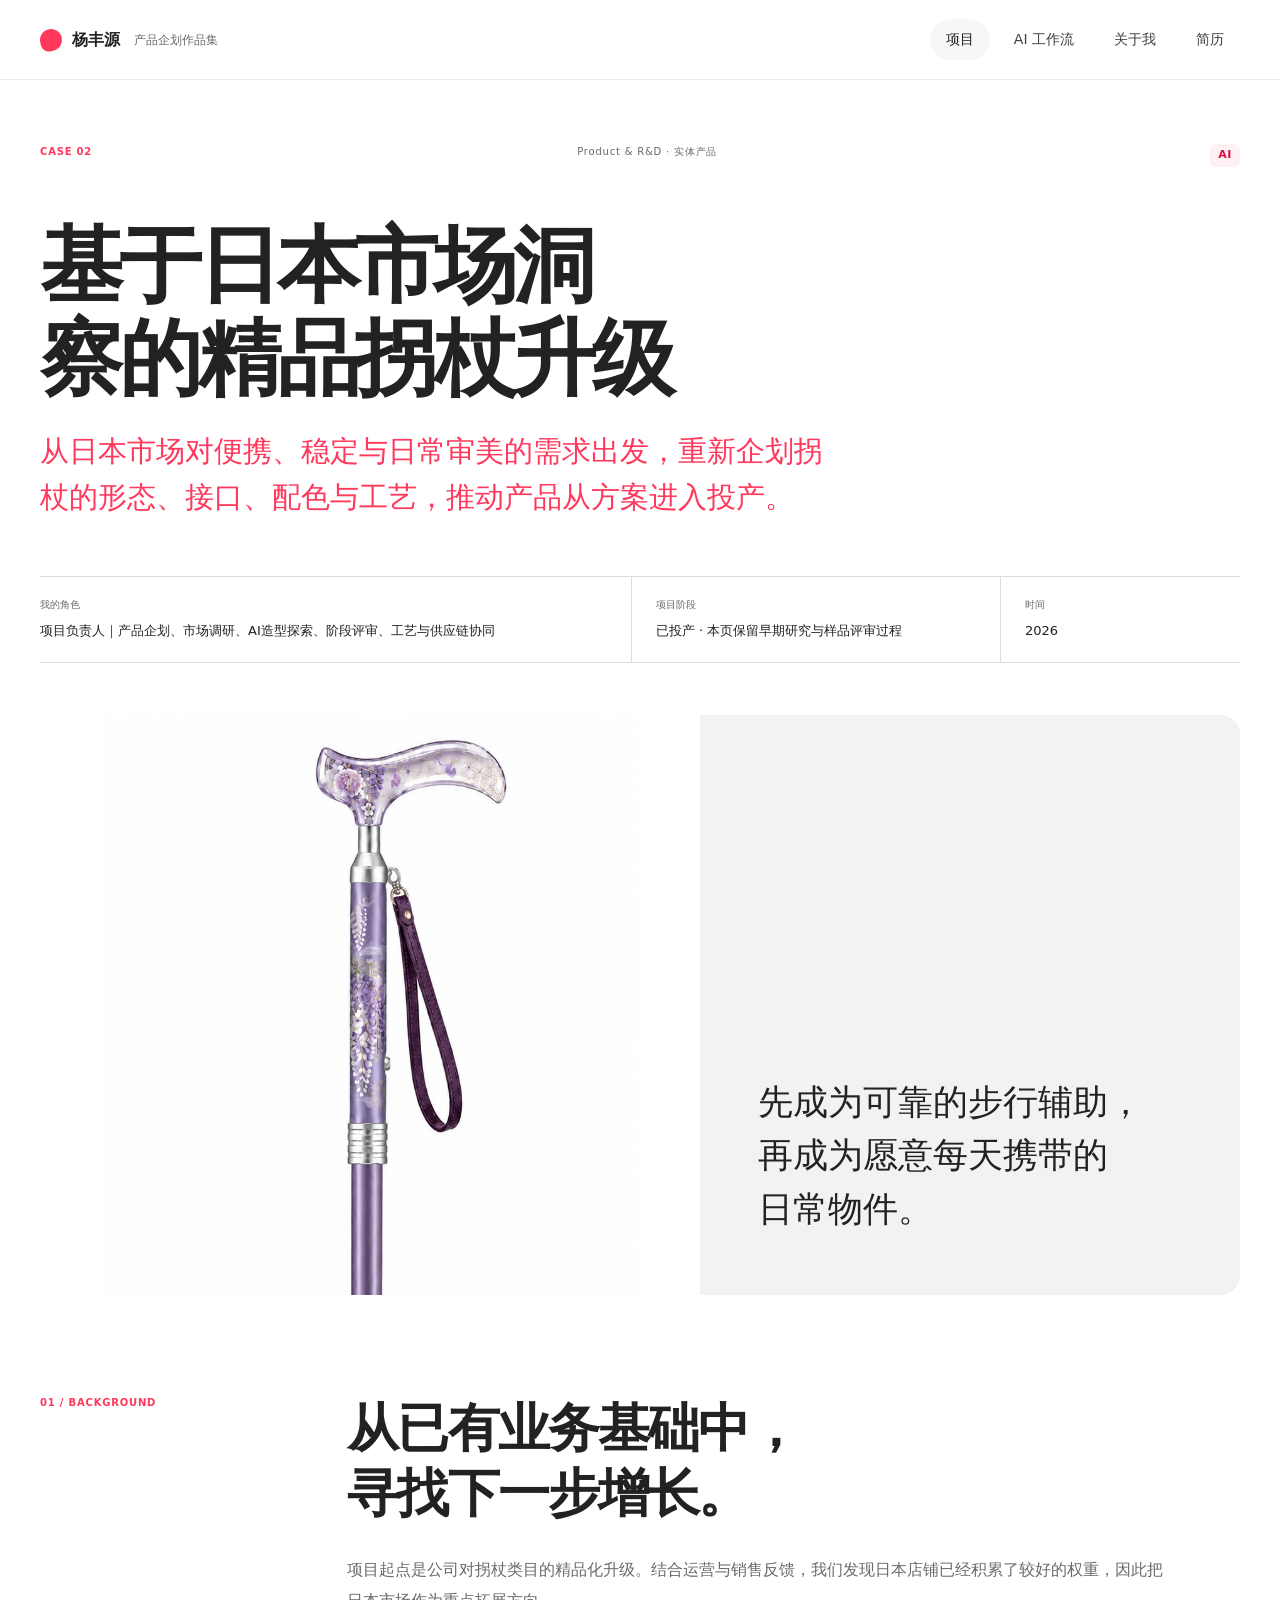
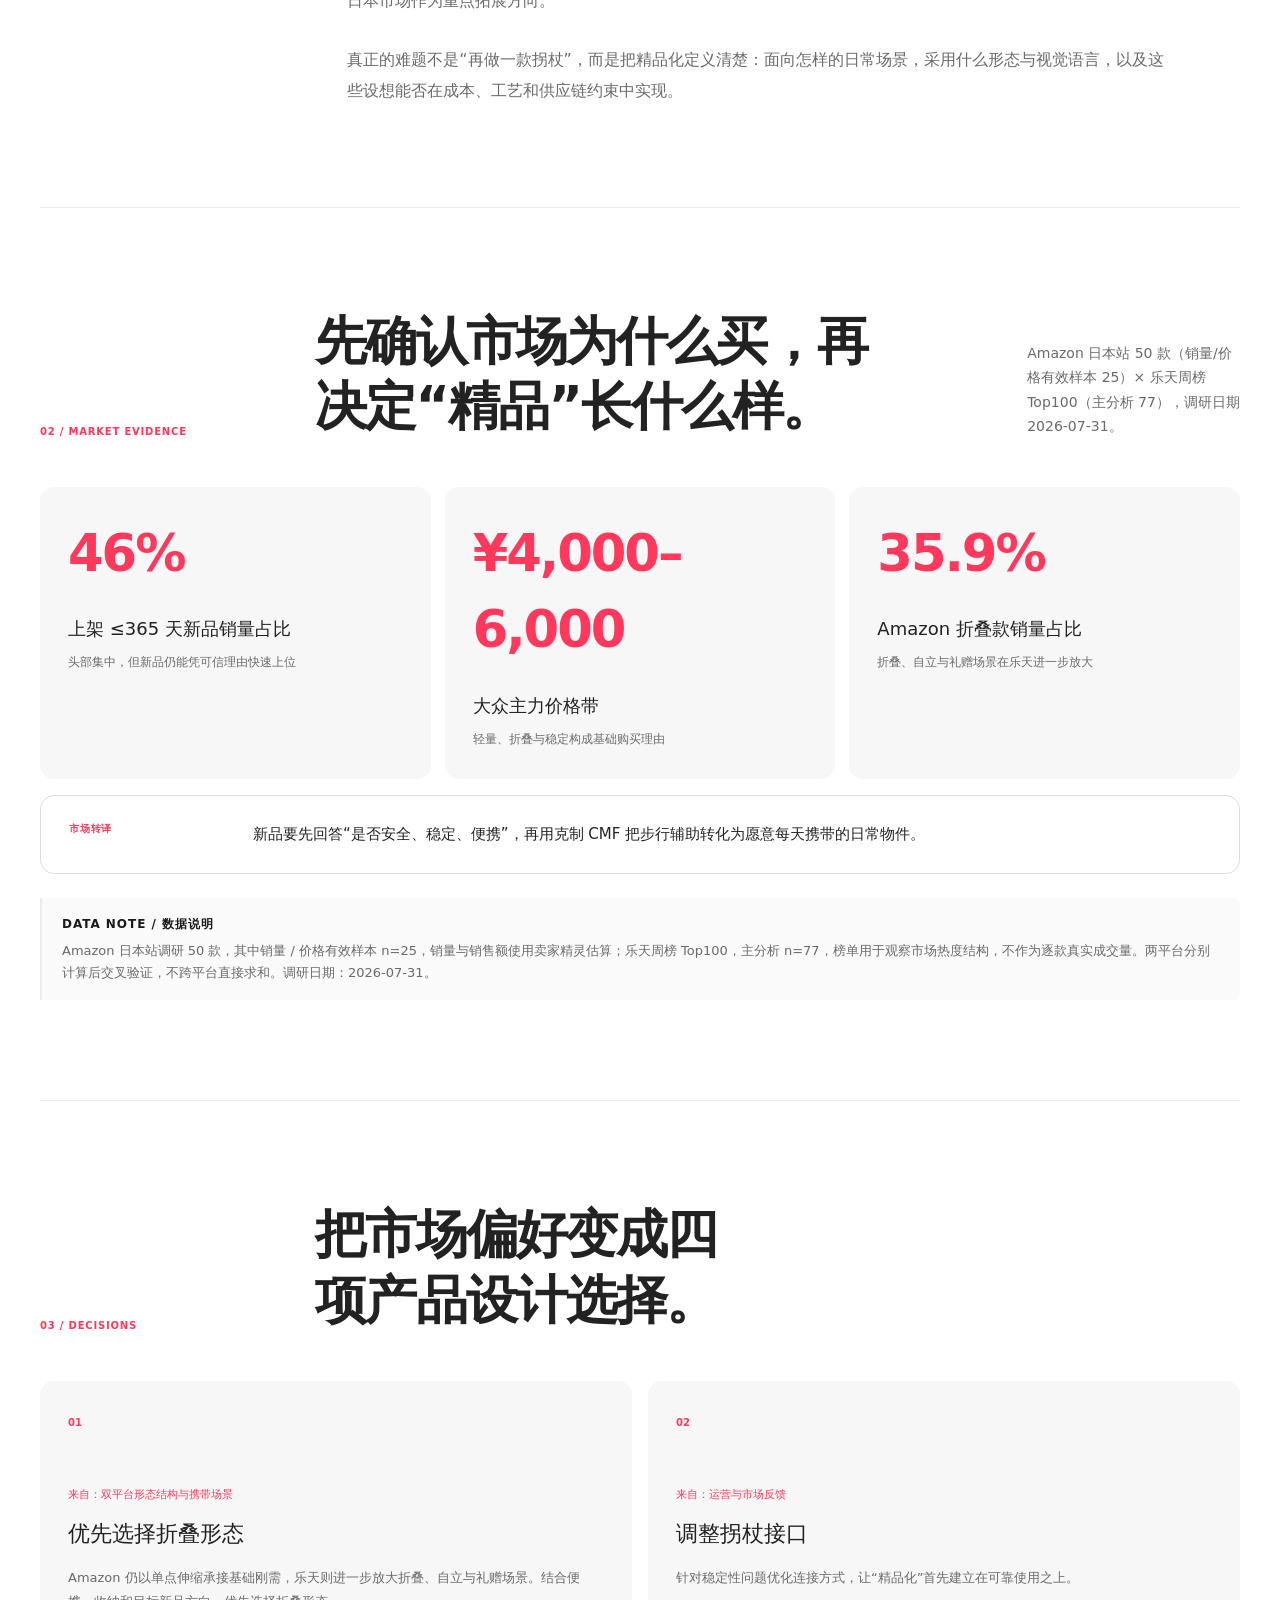
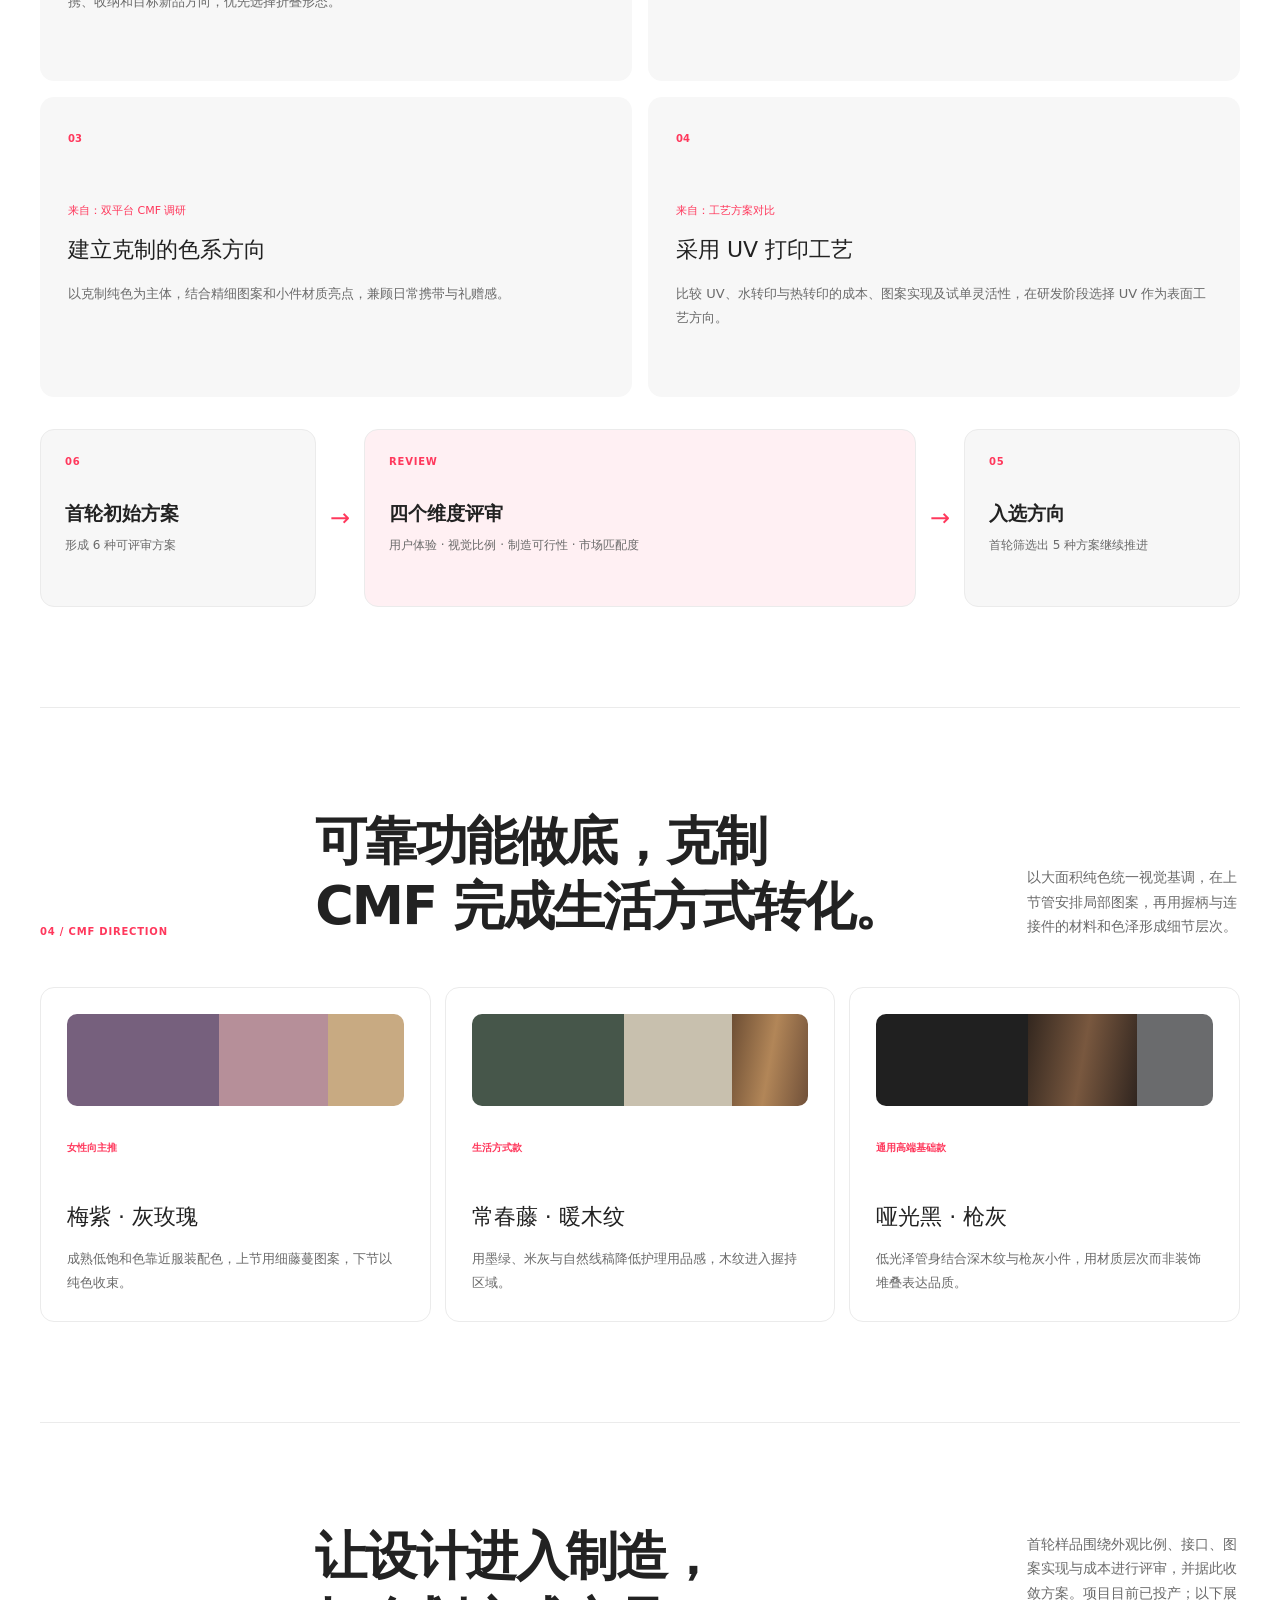
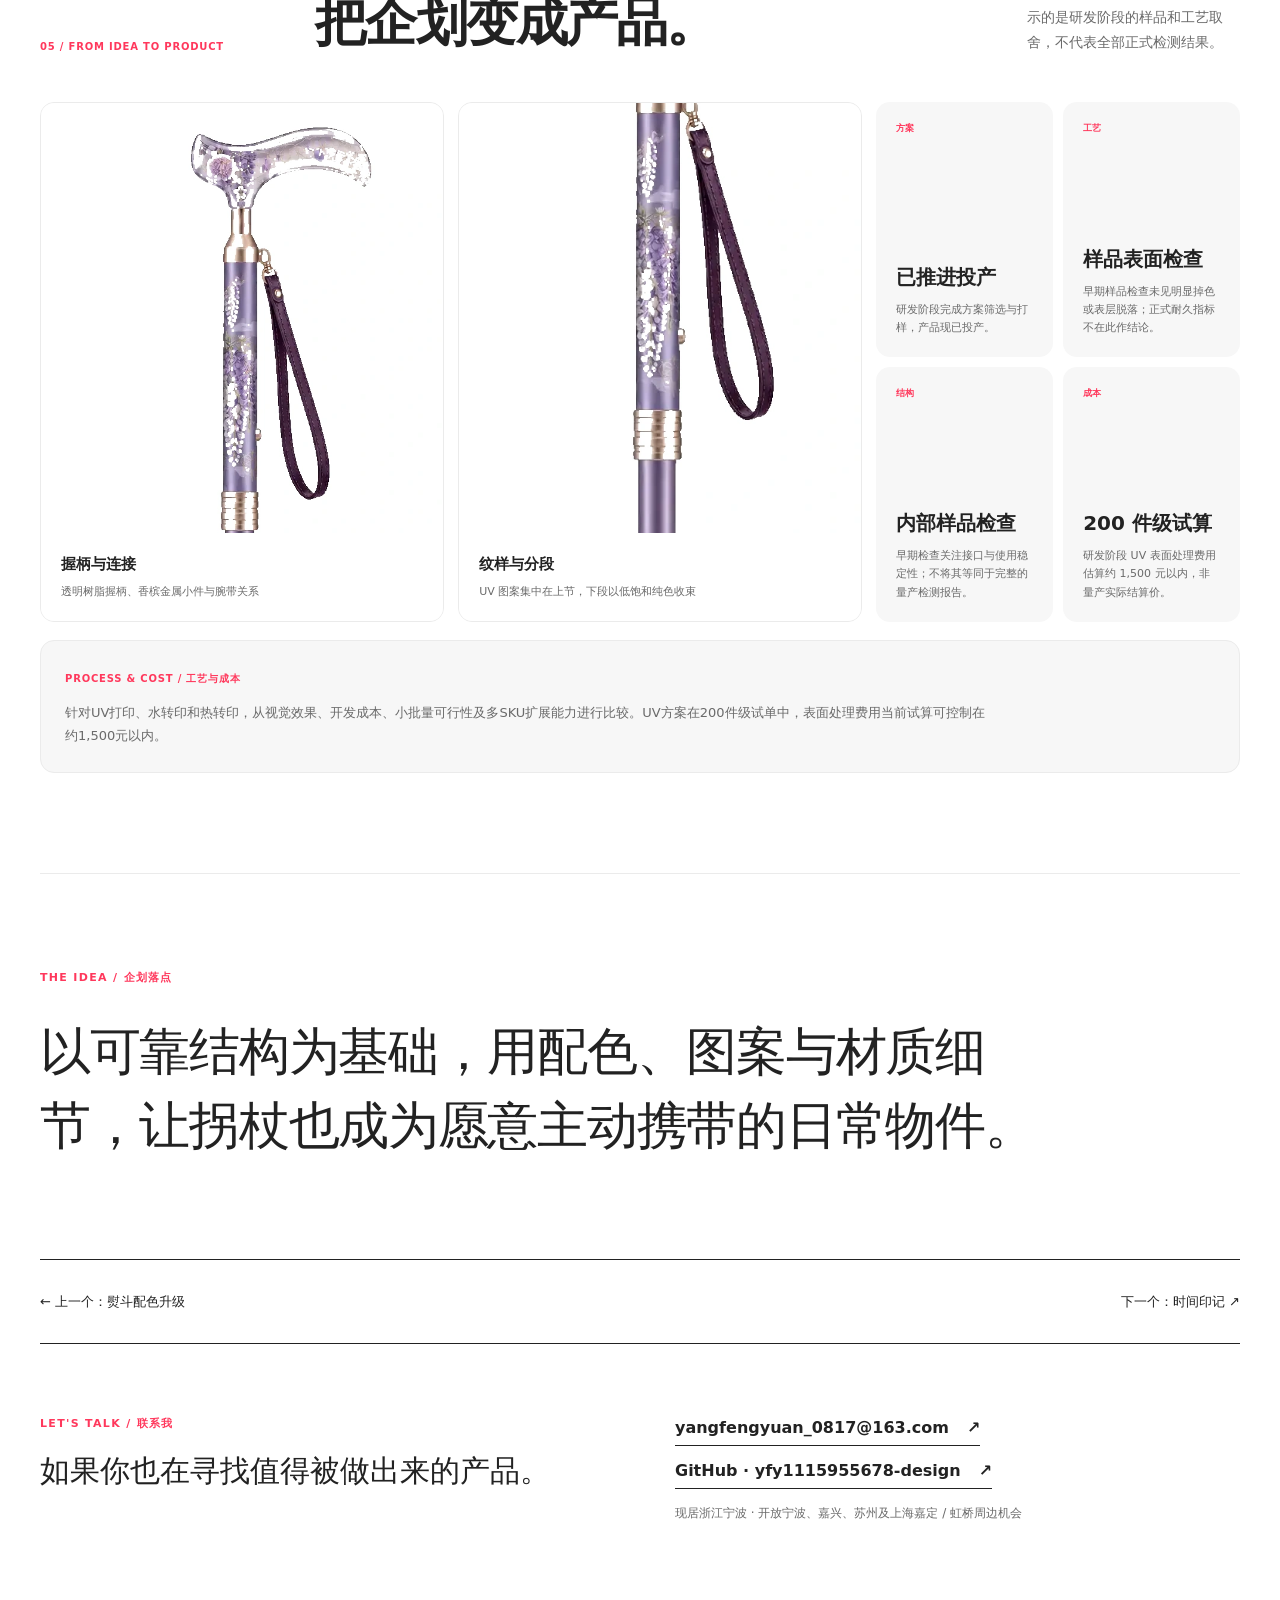
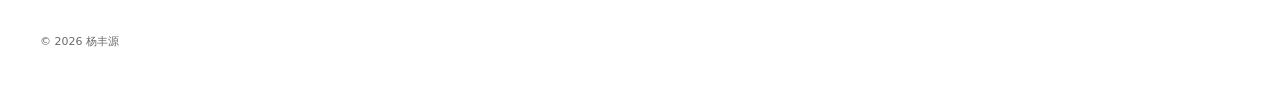
<file: projects/cane/index.html>
<!DOCTYPE html>
<html lang="zh-CN" data-theme="light"><head><meta charset="utf-8"><meta name="viewport" content="width=device-width, initial-scale=1"><link rel="preload" href="/project-images/cane-purple-full.png" as="image"><link rel="stylesheet" href="/assets/index-Cj0hgmuT.css?v=portfolio-20260827-corecases" data-precedence="vite-rsc/importer-resources"><title>精品拐杖升级｜杨丰源作品集</title><meta name="description" content="基于日本市场洞察的精品拐杖企划：以可靠、便携与日常审美为方向，重新定义形态、CMF 与材料工艺，项目已投产。"><meta property="og:title" content="精品拐杖升级｜杨丰源作品集"><meta property="og:description" content="基于日本市场洞察的精品拐杖企划：以可靠、便携与日常审美为方向，重新定义形态、CMF 与材料工艺，项目已投产。"><meta property="og:type" content="website"><meta property="og:image" content="https://fengyuan-portfolio.onrender.com/project-images/cane-purple-full.png"><meta property="og:url" content="https://fengyuan-portfolio.onrender.com/projects/cane"><meta name="twitter:card" content="summary_large_image"><meta name="twitter:image" content="https://fengyuan-portfolio.onrender.com/project-images/cane-purple-full.png"><link rel="canonical" href="https://fengyuan-portfolio.onrender.com/projects/cane"><link rel="shortcut icon" href="/favicon.svg"><link rel="icon" href="/favicon.svg">
<link rel="preload" href="/assets/_vinext_fonts/geist-8ac0455e797f/geist-ff2310f5.woff2" as="font" type="font/woff2" crossorigin="">
<link rel="preload" href="/assets/_vinext_fonts/geist-8ac0455e797f/geist-875ccdd4.woff2" as="font" type="font/woff2" crossorigin="">
<link rel="preload" href="/assets/_vinext_fonts/geist-8ac0455e797f/geist-52306abf.woff2" as="font" type="font/woff2" crossorigin="">
<link rel="preload" href="/assets/_vinext_fonts/geist-8ac0455e797f/geist-001175b1.woff2" as="font" type="font/woff2" crossorigin="">
<link rel="preload" href="/assets/_vinext_fonts/geist-8ac0455e797f/geist-98bbbccb.woff2" as="font" type="font/woff2" crossorigin="">
<link rel="preload" href="/assets/_vinext_fonts/geist-mono-00e989178794/geist-mono-f6b33328.woff2" as="font" type="font/woff2" crossorigin="">
<link rel="preload" href="/assets/_vinext_fonts/geist-mono-00e989178794/geist-mono-44e03052.woff2" as="font" type="font/woff2" crossorigin="">
<link rel="preload" href="/assets/_vinext_fonts/geist-mono-00e989178794/geist-mono-0638449e.woff2" as="font" type="font/woff2" crossorigin="">
<link rel="preload" href="/assets/_vinext_fonts/geist-mono-00e989178794/geist-mono-971fb274.woff2" as="font" type="font/woff2" crossorigin="">
<link rel="preload" href="/assets/_vinext_fonts/geist-mono-00e989178794/geist-mono-44745446.woff2" as="font" type="font/woff2" crossorigin="">
<link rel="preload" href="/assets/_vinext_fonts/geist-mono-00e989178794/geist-mono-013b2f2f.woff2" as="font" type="font/woff2" crossorigin="">
<style data-vinext-fonts="">/* cyrillic-ext */
@font-face {
  font-family: 'Geist';
  font-style: normal;
  font-weight: 100 900;
  font-display: swap;
  src: url(/assets/_vinext_fonts/geist-8ac0455e797f/geist-ff2310f5.woff2) format('woff2');
  unicode-range: U+0460-052F, U+1C80-1C8A, U+20B4, U+2DE0-2DFF, U+A640-A69F, U+FE2E-FE2F;
}
/* cyrillic */
@font-face {
  font-family: 'Geist';
  font-style: normal;
  font-weight: 100 900;
  font-display: swap;
  src: url(/assets/_vinext_fonts/geist-8ac0455e797f/geist-875ccdd4.woff2) format('woff2');
  unicode-range: U+0301, U+0400-045F, U+0490-0491, U+04B0-04B1, U+2116;
}
/* vietnamese */
@font-face {
  font-family: 'Geist';
  font-style: normal;
  font-weight: 100 900;
  font-display: swap;
  src: url(/assets/_vinext_fonts/geist-8ac0455e797f/geist-52306abf.woff2) format('woff2');
  unicode-range: U+0102-0103, U+0110-0111, U+0128-0129, U+0168-0169, U+01A0-01A1, U+01AF-01B0, U+0300-0301, U+0303-0304, U+0308-0309, U+0323, U+0329, U+1EA0-1EF9, U+20AB;
}
/* latin-ext */
@font-face {
  font-family: 'Geist';
  font-style: normal;
  font-weight: 100 900;
  font-display: swap;
  src: url(/assets/_vinext_fonts/geist-8ac0455e797f/geist-001175b1.woff2) format('woff2');
  unicode-range: U+0100-02BA, U+02BD-02C5, U+02C7-02CC, U+02CE-02D7, U+02DD-02FF, U+0304, U+0308, U+0329, U+1D00-1DBF, U+1E00-1E9F, U+1EF2-1EFF, U+2020, U+20A0-20AB, U+20AD-20C0, U+2113, U+2C60-2C7F, U+A720-A7FF;
}
/* latin */
@font-face {
  font-family: 'Geist';
  font-style: normal;
  font-weight: 100 900;
  font-display: swap;
  src: url(/assets/_vinext_fonts/geist-8ac0455e797f/geist-98bbbccb.woff2) format('woff2');
  unicode-range: U+0000-00FF, U+0131, U+0152-0153, U+02BB-02BC, U+02C6, U+02DA, U+02DC, U+0304, U+0308, U+0329, U+2000-206F, U+20AC, U+2122, U+2191, U+2193, U+2212, U+2215, U+FEFF, U+FFFD;
}

.__font_geist_0tvmz3h { font-family: 'Geist', sans-serif; }

.__variable_geist_0tvmz3h { --font-geist-sans: 'Geist', sans-serif; }

/* cyrillic-ext */
@font-face {
  font-family: 'Geist Mono';
  font-style: normal;
  font-weight: 100 900;
  font-display: swap;
  src: url(/assets/_vinext_fonts/geist-mono-00e989178794/geist-mono-f6b33328.woff2) format('woff2');
  unicode-range: U+0460-052F, U+1C80-1C8A, U+20B4, U+2DE0-2DFF, U+A640-A69F, U+FE2E-FE2F;
}
/* cyrillic */
@font-face {
  font-family: 'Geist Mono';
  font-style: normal;
  font-weight: 100 900;
  font-display: swap;
  src: url(/assets/_vinext_fonts/geist-mono-00e989178794/geist-mono-44e03052.woff2) format('woff2');
  unicode-range: U+0301, U+0400-045F, U+0490-0491, U+04B0-04B1, U+2116;
}
/* symbols2 */
@font-face {
  font-family: 'Geist Mono';
  font-style: normal;
  font-weight: 100 900;
  font-display: swap;
  src: url(/assets/_vinext_fonts/geist-mono-00e989178794/geist-mono-0638449e.woff2) format('woff2');
  unicode-range: U+2000-2001, U+2004-2008, U+200A, U+23B8-23BD, U+2500-259F;
}
/* vietnamese */
@font-face {
  font-family: 'Geist Mono';
  font-style: normal;
  font-weight: 100 900;
  font-display: swap;
  src: url(/assets/_vinext_fonts/geist-mono-00e989178794/geist-mono-971fb274.woff2) format('woff2');
  unicode-range: U+0102-0103, U+0110-0111, U+0128-0129, U+0168-0169, U+01A0-01A1, U+01AF-01B0, U+0300-0301, U+0303-0304, U+0308-0309, U+0323, U+0329, U+1EA0-1EF9, U+20AB;
}
/* latin-ext */
@font-face {
  font-family: 'Geist Mono';
  font-style: normal;
  font-weight: 100 900;
  font-display: swap;
  src: url(/assets/_vinext_fonts/geist-mono-00e989178794/geist-mono-44745446.woff2) format('woff2');
  unicode-range: U+0100-02BA, U+02BD-02C5, U+02C7-02CC, U+02CE-02D7, U+02DD-02FF, U+0304, U+0308, U+0329, U+1D00-1DBF, U+1E00-1E9F, U+1EF2-1EFF, U+2020, U+20A0-20AB, U+20AD-20C0, U+2113, U+2C60-2C7F, U+A720-A7FF;
}
/* latin */
@font-face {
  font-family: 'Geist Mono';
  font-style: normal;
  font-weight: 100 900;
  font-display: swap;
  src: url(/assets/_vinext_fonts/geist-mono-00e989178794/geist-mono-013b2f2f.woff2) format('woff2');
  unicode-range: U+0000-00FF, U+0131, U+0152-0153, U+02BB-02BC, U+02C6, U+02DA, U+02DC, U+0304, U+0308, U+0329, U+2000-206F, U+20AC, U+2122, U+2191, U+2193, U+2212, U+2215, U+FEFF, U+FFFD;
}

.__font_geist_mono_1diim1n { font-family: 'Geist Mono', sans-serif; }

.__variable_geist_mono_1diim1n { --font-geist-mono: 'Geist Mono', sans-serif; }
</style>
<link rel="stylesheet" href="/assets/cat-cursor.css"><style id="cane-card-heading-alignment">
/* Fixed heading offset keeps the three sample-review steps level. */
.sample-review-flow article>b{margin:30px 0 8px}
.market-metric-grid h3{margin:24px 0 10px}
@media(max-width:700px){.sample-review-flow article>b{margin-top:18px}.market-metric-grid h3{margin-top:16px}}
</style></head><body class="__variable_geist_0tvmz3h __variable_geist_mono_1diim1n">
<a class="skip-link" href="#main-content">跳到主要内容</a>
<main id="main-content" class="site-page case-page"><header class="site-header shell"><a href="/" class="wordmark" aria-label="杨丰源作品集首页"><span class="wordmark-dot" aria-hidden="true"></span><span>杨丰源</span><small>产品企划作品集</small></a><nav aria-label="主要导航"><a href="/projects" aria-current="page">项目</a><a href="/ai-workflow">AI 工作流</a><a href="/about">关于我</a><a href="/resume">简历</a></nav></header><article><header class="case-hero shell"><div class="case-kicker"><span>CASE 02</span><span>Product &amp; R&amp;D · 实体产品</span><span class="case-ai-badge">AI</span></div><h1>基于日本市场洞察的<br class="br-mobile">精品拐杖升级</h1><p class="case-lede">从日本市场对便携、稳定与日常审美的需求出发，重新企划拐杖的形态、接口、配色与工艺，推动产品从方案进入投产。</p><dl class="case-meta"><div><dt>我的角色</dt><dd>项目负责人｜产品企划、市场调研、AI造型探索、阶段评审、工艺与供应链协同</dd></div><div><dt>项目阶段</dt><dd>已投产 · 本页保留早期研究与样品评审过程</dd></div><div><dt>时间</dt><dd>2026</dd></div></dl></header><div class="case-cover shell cane-case-cover"><div class="project-visual cane-visual" aria-label="精品拐杖项目产品局部与工艺视觉"><img class="cane-main-image" src="/project-images/cane-purple-full.png" alt="紫色精品拐杖的握柄、腕带与上节花卉纹样"></div><blockquote class="case-statement"><span>先成为可靠的步行辅助，</span><span>再成为愿意每天携带的</span><span>日常物件。</span></blockquote></div><section class="case-section shell two-column"><div class="case-section-label">01 / BACKGROUND</div><div class="case-content prose-large"><h2>从已有业务基础中，寻找下一步增长。</h2><p>项目起点是公司对拐杖类目的精品化升级。结合运营与销售反馈，我们发现日本店铺已经积累了较好的权重，因此把日本市场作为重点拓展方向。</p><p>真正的难题不是“再做一款拐杖”，而是把精品化定义清楚：面向怎样的日常场景，采用什么形态与视觉语言，以及这些设想能否在成本、工艺和供应链约束中实现。</p></div></section><section class="case-section shell"><div class="case-section-heading"><div class="case-section-label">02 / MARKET EVIDENCE</div><h2>先确认市场为什么买，再决定“精品”长什么样。</h2><p>Amazon 日本站 50 款（销量/价格有效样本 25）× 乐天周榜 Top100（主分析 77），调研日期 2026-07-31。</p></div><div class="market-metric-grid"><article><strong>46%</strong><h3>上架 ≤365 天新品销量占比</h3><p>头部集中，但新品仍能凭可信理由快速上位</p></article><article><strong>¥4,000–6,000</strong><h3>大众主力价格带</h3><p>轻量、折叠与稳定构成基础购买理由</p></article><article><strong>35.9%</strong><h3>Amazon 折叠款销量占比</h3><p>折叠、自立与礼赠场景在乐天进一步放大</p></article></div><div class="market-conclusion"><span>市场转译</span><p>新品要先回答“是否安全、稳定、便携”，再用克制 CMF 把步行辅助转化为愿意每天携带的日常物件。</p></div><div class="case-data-note" style="margin-top:24px;padding:16px 20px;border-left:2px solid var(--hairline-soft);background:var(--bg-subtle,#fafafa);font-size:13px;color:var(--muted,#666);line-height:1.7;border-radius:0 6px 6px 0;">
<p style="margin:0;font-weight:600;color:var(--text,#1a1a1a);font-size:12px;letter-spacing:.08em;text-transform:uppercase;margin-bottom:6px;">DATA NOTE / 数据说明</p>
<p style="margin:0;">Amazon 日本站调研 50 款，其中销量 / 价格有效样本 n=25，销量与销售额使用卖家精灵估算；乐天周榜 Top100，主分析 n=77，榜单用于观察市场热度结构，不作为逐款真实成交量。两平台分别计算后交叉验证，不跨平台直接求和。调研日期：2026-07-31。</p>
</div></section><section class="case-section shell"><div class="case-section-heading"><div class="case-section-label">03 / DECISIONS</div><h2>把市场偏好变成四项产品设计选择。</h2></div><div class="decision-grid"><article><span>01</span><p class="decision-signal">来自：<!-- -->双平台形态结构与携带场景</p><h3>优先选择折叠形态</h3><p>Amazon 仍以单点伸缩承接基础刚需，乐天则进一步放大折叠、自立与礼赠场景。结合便携、收纳和目标新品方向，优先选择折叠形态。</p></article><article><span>02</span><p class="decision-signal">来自：<!-- -->运营与市场反馈</p><h3>调整拐杖接口</h3><p>针对稳定性问题优化连接方式，让“精品化”首先建立在可靠使用之上。</p></article><article><span>03</span><p class="decision-signal">来自：<!-- -->双平台 CMF 调研</p><h3>建立克制的色系方向</h3><p>以克制纯色为主体，结合精细图案和小件材质亮点，兼顾日常携带与礼赠感。</p></article><article><span>04</span><p class="decision-signal">来自：<!-- -->工艺方案对比</p><h3>采用 UV 打印工艺</h3><p>比较 UV、水转印与热转印的成本、图案实现及试单灵活性，在研发阶段选择 UV 作为表面工艺方向。</p></article></div><div class="sample-review-flow" aria-label="投产前首轮样品评审流程记录"><article><span>06</span><b>首轮初始方案</b><p>形成 6 种可评审方案</p></article><span class="sample-review-arrow" aria-hidden="true">→</span><article class="sample-review-criteria"><span>REVIEW</span><b>四个维度评审</b><p>用户体验 · 视觉比例 · 制造可行性 · 市场匹配度</p></article><span class="sample-review-arrow" aria-hidden="true">→</span><article><span>05</span><b>入选方向</b><p>首轮筛选出 5 种方案继续推进</p></article></div></section><section class="case-section shell"><div class="case-section-heading"><div class="case-section-label">04 / CMF DIRECTION</div><h2>可靠功能做底，克制 CMF 完成生活方式转化。</h2><p>以大面积纯色统一视觉基调，在上节管安排局部图案，再用握柄与连接件的材料和色泽形成细节层次。</p></div><div class="cmf-direction-grid"><article class="cmf-card cmf-card-plum"><div class="cmf-swatches" aria-hidden="true"><i></i><i></i><i></i></div><span>女性向主推</span><h3>梅紫 · 灰玫瑰</h3><p>成熟低饱和色靠近服装配色，上节用细藤蔓图案，下节以纯色收束。</p></article><article class="cmf-card cmf-card-ivy"><div class="cmf-swatches" aria-hidden="true"><i></i><i></i><i></i></div><span>生活方式款</span><h3>常春藤 · 暖木纹</h3><p>用墨绿、米灰与自然线稿降低护理用品感，木纹进入握持区域。</p></article><article class="cmf-card cmf-card-black"><div class="cmf-swatches" aria-hidden="true"><i></i><i></i><i></i></div><span>通用高端基础款</span><h3>哑光黑 · 枪灰</h3><p>低光泽管身结合深木纹与枪灰小件，用材质层次而非装饰堆叠表达品质。</p></article></div></section><section class="case-section shell validation-section"><div class="case-section-heading"><div class="case-section-label">05 / FROM IDEA TO PRODUCT</div><h2>让设计进入制造，把企划变成产品。</h2><p>首轮样品围绕外观比例、接口、图案实现与成本进行评审，并据此收敛方案。项目目前已投产；以下展示的是研发阶段的样品和工艺取舍，不代表全部正式检测结果。</p></div><div class="sample-evidence-grid"><figure><img src="/project-images/cane-handle-detail.webp" alt="样品握柄、腕带与连接件局部"><figcaption><b>握柄与连接</b><span>透明树脂握柄、香槟金属小件与腕带关系</span></figcaption></figure><figure><img src="/project-images/cane-pattern-detail.webp" alt="样品 UV 花卉纹样与分段配色局部"><figcaption><b>纹样与分段</b><span>UV 图案集中在上节，下段以低饱和纯色收束</span></figcaption></figure><div class="validation-stats"><div><span>方案</span><strong>已推进投产</strong><p>研发阶段完成方案筛选与打样，产品现已投产。</p></div><div><span>工艺</span><strong>样品表面检查</strong><p>早期样品检查未见明显掉色或表层脱落；正式耐久指标不在此作结论。</p></div><div><span>结构</span><strong>内部样品检查</strong><p>早期检查关注接口与使用稳定性；不将其等同于完整的量产检测报告。</p></div><div><span>成本</span><strong>200 件级试算</strong><p>研发阶段 UV 表面处理费用估算约 1,500 元以内，非量产实际结算价。</p></div></div></div><div class="process-evidence"><span>PROCESS & COST / 工艺与成本</span><p>针对UV打印、水转印和热转印，从视觉效果、开发成本、小批量可行性及多SKU扩展能力进行比较。UV方案在200件级试单中，表面处理费用当前试算可控制在约1,500元以内。</p></div></section><section class="case-reflection shell"><p class="eyebrow">THE IDEA / 企划落点</p><blockquote>以可靠结构为基础，用配色、图案与材质细节，让拐杖也成为愿意主动携带的日常物件。</blockquote></section></article><nav class="case-nav shell" aria-label="案例导航"><a href="/projects/iron">← 上一个：熨斗配色升级</a><a href="/projects/brand-concept">下一个：时间印记 <span aria-hidden="true">↗</span></a></nav><footer class="site-footer shell"><div><p class="eyebrow">LET'S TALK / 联系我</p><h2>如果你也在寻找值得被做出来的产品。</h2></div><div class="footer-contact"><div class="footer-links"><a href="mailto:yangfengyuan_0817@163.com">yangfengyuan_0817@163.com <span aria-hidden="true">↗</span></a><a href="https://github.com/yfy1115955678-design" target="_blank" rel="noopener noreferrer" aria-label="访问杨丰源的GitHub主页（新窗口打开）">GitHub · yfy1115955678-design <span aria-hidden="true">↗</span></a></div><p>现居浙江宁波 · 开放宁波、嘉兴、苏州及上海嘉定 / 虹桥周边机会</p></div><p class="footer-meta">© 2026 杨丰源</p></footer></main><script src="/assets/cat-cursor.js" defer></script></body></html>
</file>
<file: assets/cat-cursor.css>
/* === 猫猫头跟随光标（保留系统鼠标）=== */
@media (hover: hover) and (pointer: fine) {
  .cat-cursor {
    position: fixed;
    width: 28px;
    height: 28px;
    pointer-events: none;
    z-index: 2147483647;
    transform: translate(14px, 10px);
    transition: transform 0.12s cubic-bezier(0.34, 1.56, 0.64, 1);
    will-change: transform;
    opacity: 0.85;
  }

  .cat-cursor img {
    width: 100%;
    height: 100%;
    display: block;
    object-fit: contain;
    filter: drop-shadow(0 1px 3px rgba(0,0,0,0.25));
  }

  /* 悬停在可交互元素上 — 猫猫变小 */
  .cat-cursor.hover {
    transform: translate(14px, 10px) scale(0.65) rotate(-8deg);
  }

  /* 点击动效 — 猫猫弹跳挤压 */
  .cat-cursor.click {
    animation: catClick 0.35s cubic-bezier(0.34, 1.56, 0.64, 1);
  }

  @keyframes catClick {
    0%   { transform: translate(14px, 10px) scale(1) rotate(0deg); }
    30%  { transform: translate(14px, 10px) scale(0.55) rotate(-15deg); }
    60%  { transform: translate(14px, 10px) scale(1.2) rotate(8deg); }
    100% { transform: translate(14px, 10px) scale(1) rotate(0deg); }
  }

  /* 点击涟漪 */
  .cat-ripple {
    position: fixed;
    width: 32px;
    height: 32px;
    border: 2px solid rgba(180, 90, 110, 0.5);
    border-radius: 50%;
    pointer-events: none;
    z-index: 2147483646;
    transform: translate(-50%, -50%);
    animation: catRipple 0.5s ease-out forwards;
  }

  @keyframes catRipple {
    0%   { opacity: 0.6; transform: translate(-50%, -50%) scale(0.5); }
    100% { opacity: 0;   transform: translate(-50%, -50%) scale(2.5); }
  }
}

/* 移动端 / 触摸设备 — 不启用自定义光标 */
@media (hover: none), (pointer: coarse) {
  .cat-cursor, .cat-ripple { display: none !important; }
}

/* === 响应式换行 === */
@media (min-width: 701px) {
  .br-mobile { display: none; }
}
</file>
<file: nextly-demo/assets/index-DUkjUq-Q.css>
*,:before,:after{--tw-border-spacing-x: 0;--tw-border-spacing-y: 0;--tw-translate-x: 0;--tw-translate-y: 0;--tw-rotate: 0;--tw-skew-x: 0;--tw-skew-y: 0;--tw-scale-x: 1;--tw-scale-y: 1;--tw-pan-x: ;--tw-pan-y: ;--tw-pinch-zoom: ;--tw-scroll-snap-strictness: proximity;--tw-gradient-from-position: ;--tw-gradient-via-position: ;--tw-gradient-to-position: ;--tw-ordinal: ;--tw-slashed-zero: ;--tw-numeric-figure: ;--tw-numeric-spacing: ;--tw-numeric-fraction: ;--tw-ring-inset: ;--tw-ring-offset-width: 0px;--tw-ring-offset-color: #fff;--tw-ring-color: rgb(59 130 246 / .5);--tw-ring-offset-shadow: 0 0 #0000;--tw-ring-shadow: 0 0 #0000;--tw-shadow: 0 0 #0000;--tw-shadow-colored: 0 0 #0000;--tw-blur: ;--tw-brightness: ;--tw-contrast: ;--tw-grayscale: ;--tw-hue-rotate: ;--tw-invert: ;--tw-saturate: ;--tw-sepia: ;--tw-drop-shadow: ;--tw-backdrop-blur: ;--tw-backdrop-brightness: ;--tw-backdrop-contrast: ;--tw-backdrop-grayscale: ;--tw-backdrop-hue-rotate: ;--tw-backdrop-invert: ;--tw-backdrop-opacity: ;--tw-backdrop-saturate: ;--tw-backdrop-sepia: ;--tw-contain-size: ;--tw-contain-layout: ;--tw-contain-paint: ;--tw-contain-style: }::backdrop{--tw-border-spacing-x: 0;--tw-border-spacing-y: 0;--tw-translate-x: 0;--tw-translate-y: 0;--tw-rotate: 0;--tw-skew-x: 0;--tw-skew-y: 0;--tw-scale-x: 1;--tw-scale-y: 1;--tw-pan-x: ;--tw-pan-y: ;--tw-pinch-zoom: ;--tw-scroll-snap-strictness: proximity;--tw-gradient-from-position: ;--tw-gradient-via-position: ;--tw-gradient-to-position: ;--tw-ordinal: ;--tw-slashed-zero: ;--tw-numeric-figure: ;--tw-numeric-spacing: ;--tw-numeric-fraction: ;--tw-ring-inset: ;--tw-ring-offset-width: 0px;--tw-ring-offset-color: #fff;--tw-ring-color: rgb(59 130 246 / .5);--tw-ring-offset-shadow: 0 0 #0000;--tw-ring-shadow: 0 0 #0000;--tw-shadow: 0 0 #0000;--tw-shadow-colored: 0 0 #0000;--tw-blur: ;--tw-brightness: ;--tw-contrast: ;--tw-grayscale: ;--tw-hue-rotate: ;--tw-invert: ;--tw-saturate: ;--tw-sepia: ;--tw-drop-shadow: ;--tw-backdrop-blur: ;--tw-backdrop-brightness: ;--tw-backdrop-contrast: ;--tw-backdrop-grayscale: ;--tw-backdrop-hue-rotate: ;--tw-backdrop-invert: ;--tw-backdrop-opacity: ;--tw-backdrop-saturate: ;--tw-backdrop-sepia: ;--tw-contain-size: ;--tw-contain-layout: ;--tw-contain-paint: ;--tw-contain-style: }*,:before,:after{box-sizing:border-box;border-width:0;border-style:solid;border-color:#e5e7eb}:before,:after{--tw-content: ""}html,:host{line-height:1.5;-webkit-text-size-adjust:100%;-moz-tab-size:4;-o-tab-size:4;tab-size:4;font-family:Circular,-apple-system,system-ui,Roboto,Helvetica Neue,sans-serif;font-feature-settings:normal;font-variation-settings:normal;-webkit-tap-highlight-color:transparent}body{margin:0;line-height:inherit}hr{height:0;color:inherit;border-top-width:1px}abbr:where([title]){-webkit-text-decoration:underline dotted;text-decoration:underline dotted}h1,h2,h3,h4,h5,h6{font-size:inherit;font-weight:inherit}a{color:inherit;text-decoration:inherit}b,strong{font-weight:bolder}code,kbd,samp,pre{font-family:ui-monospace,SFMono-Regular,Menlo,Monaco,Consolas,Liberation Mono,Courier New,monospace;font-feature-settings:normal;font-variation-settings:normal;font-size:1em}small{font-size:80%}sub,sup{font-size:75%;line-height:0;position:relative;vertical-align:baseline}sub{bottom:-.25em}sup{top:-.5em}table{text-indent:0;border-color:inherit;border-collapse:collapse}button,input,optgroup,select,textarea{font-family:inherit;font-feature-settings:inherit;font-variation-settings:inherit;font-size:100%;font-weight:inherit;line-height:inherit;letter-spacing:inherit;color:inherit;margin:0;padding:0}button,select{text-transform:none}button,input:where([type=button]),input:where([type=reset]),input:where([type=submit]){-webkit-appearance:button;background-color:transparent;background-image:none}:-moz-focusring{outline:auto}:-moz-ui-invalid{box-shadow:none}progress{vertical-align:baseline}::-webkit-inner-spin-button,::-webkit-outer-spin-button{height:auto}[type=search]{-webkit-appearance:textfield;outline-offset:-2px}::-webkit-search-decoration{-webkit-appearance:none}::-webkit-file-upload-button{-webkit-appearance:button;font:inherit}summary{display:list-item}blockquote,dl,dd,h1,h2,h3,h4,h5,h6,hr,figure,p,pre{margin:0}fieldset{margin:0;padding:0}legend{padding:0}ol,ul,menu{list-style:none;margin:0;padding:0}dialog{padding:0}textarea{resize:vertical}input::-moz-placeholder,textarea::-moz-placeholder{opacity:1;color:#9ca3af}input::placeholder,textarea::placeholder{opacity:1;color:#9ca3af}button,[role=button]{cursor:pointer}:disabled{cursor:default}img,svg,video,canvas,audio,iframe,embed,object{display:block;vertical-align:middle}img,video{max-width:100%;height:auto}[hidden]:where(:not([hidden=until-found])){display:none}*{box-sizing:border-box}h1,h2,h3,h4,h5,h6{color:#222}input,textarea,select,button{font-family:inherit}.card{border-radius:14px;border-width:1px;--tw-border-opacity: 1;border-color:rgb(221 221 221 / var(--tw-border-opacity, 1));--tw-bg-opacity: 1;background-color:rgb(255 255 255 / var(--tw-bg-opacity, 1));padding:24px}.btn-primary{background:#ff385c;color:#fff;padding:14px 24px;border-radius:8px;font-size:16px;font-weight:500;line-height:1.25;border:none;cursor:pointer;height:48px;display:inline-flex;align-items:center;justify-content:center;gap:8px;transition:background .15s}.btn-primary:hover{background:#e00b41}.btn-primary:active{background:#e00b41;transform:none}.btn-primary:disabled{background:#ffd1da;cursor:not-allowed}.btn-outline{background:#fff;color:#222;padding:13px 23px;border-radius:8px;font-size:16px;font-weight:500;line-height:1.25;border:1px solid #222222;cursor:pointer;height:48px;display:inline-flex;align-items:center;justify-content:center;gap:8px;transition:background .15s}.btn-outline:hover{background:#f7f7f7}.input-field{width:100%;padding:14px 12px;border:1px solid #dddddd;border-radius:8px;font-size:16px;line-height:1.5;color:#222;background:#fff;outline:none;height:56px;transition:border-color .15s,border-width .15s}.input-field:focus{border-color:#222;border-width:2px;padding:13px 11px}.input-field::-moz-placeholder{color:#6a6a6a}.input-field::placeholder{color:#6a6a6a}.tag{display:inline-flex;align-items:center;padding:4px 10px;border-radius:9999px;font-size:11px;font-weight:600;line-height:1.18}.tag-green{background:#f0faf3;color:#1a5c2a}.tag-yellow{background:#fff8e6;color:#7a5d00}.tag-blue{background:#eef3ff;color:#1a3f8b}.nav-link{display:inline-flex;align-items:center;padding:10px 16px;font-size:14px;font-weight:500;line-height:1.43;text-decoration:none;border-bottom:2px solid transparent;transition:color .15s ease,border-color .15s ease;border-radius:0}.nav-link-active{color:#222;border-bottom-color:#222}.nav-link-inactive{color:#6a6a6a}.nav-link-inactive:hover{color:#222;background:none}.sr-only{position:absolute;width:1px;height:1px;padding:0;margin:-1px;overflow:hidden;clip:rect(0,0,0,0);white-space:nowrap;border-width:0}.pointer-events-none{pointer-events:none}.visible{visibility:visible}.absolute{position:absolute}.relative{position:relative}.sticky{position:sticky}.inset-0{top:0;right:0;bottom:0;left:0}.z-10{z-index:10}.col-span-2{grid-column:span 2 / span 2}.mx-1{margin-left:.25rem;margin-right:.25rem}.mx-2{margin-left:.5rem;margin-right:.5rem}.mx-auto{margin-left:auto;margin-right:auto}.my-3{margin-top:.75rem;margin-bottom:.75rem}.my-4{margin-top:1rem;margin-bottom:1rem}.-mb-px{margin-bottom:-1px}.mb-0\.5{margin-bottom:.125rem}.mb-1{margin-bottom:.25rem}.mb-1\.5{margin-bottom:.375rem}.mb-2{margin-bottom:.5rem}.mb-3{margin-bottom:.75rem}.mb-4{margin-bottom:1rem}.mb-5{margin-bottom:1.25rem}.mb-6{margin-bottom:1.5rem}.mb-8{margin-bottom:2rem}.ml-0\.5{margin-left:.125rem}.ml-1{margin-left:.25rem}.ml-2{margin-left:.5rem}.ml-4{margin-left:1rem}.ml-auto{margin-left:auto}.mr-1{margin-right:.25rem}.mr-4{margin-right:1rem}.mt-0\.5{margin-top:.125rem}.mt-1{margin-top:.25rem}.mt-16{margin-top:4rem}.mt-2{margin-top:.5rem}.mt-3{margin-top:.75rem}.mt-4{margin-top:1rem}.mt-5{margin-top:1.25rem}.mt-6{margin-top:1.5rem}.block{display:block}.inline-block{display:inline-block}.inline{display:inline}.flex{display:flex}.inline-flex{display:inline-flex}.table{display:table}.grid{display:grid}.hidden{display:none}.h-1\.5{height:.375rem}.h-12{height:3rem}.h-16{height:4rem}.h-3{height:.75rem}.h-3\.5{height:.875rem}.h-4{height:1rem}.h-48{height:12rem}.h-5{height:1.25rem}.h-6{height:1.5rem}.h-8{height:2rem}.h-full{height:100%}.h-px{height:1px}.max-h-64{max-height:16rem}.max-h-\[70vh\]{max-height:70vh}.min-h-0{min-height:0px}.w-10{width:2.5rem}.w-12{width:3rem}.w-16{width:4rem}.w-3{width:.75rem}.w-3\.5{width:.875rem}.w-4{width:1rem}.w-5{width:1.25rem}.w-6{width:1.5rem}.w-8{width:2rem}.w-80{width:20rem}.w-96{width:24rem}.w-full{width:100%}.min-w-0{min-width:0px}.max-w-2xl{max-width:42rem}.max-w-3xl{max-width:48rem}.max-w-4xl{max-width:56rem}.max-w-6xl{max-width:72rem}.max-w-\[140px\]{max-width:140px}.max-w-none{max-width:none}.flex-1{flex:1 1 0%}.flex-shrink-0{flex-shrink:0}.border-collapse{border-collapse:collapse}.rotate-180{--tw-rotate: 180deg;transform:translate(var(--tw-translate-x),var(--tw-translate-y)) rotate(var(--tw-rotate)) skew(var(--tw-skew-x)) skewY(var(--tw-skew-y)) scaleX(var(--tw-scale-x)) scaleY(var(--tw-scale-y))}.transform{transform:translate(var(--tw-translate-x),var(--tw-translate-y)) rotate(var(--tw-rotate)) skew(var(--tw-skew-x)) skewY(var(--tw-skew-y)) scaleX(var(--tw-scale-x)) scaleY(var(--tw-scale-y))}@keyframes pulse{50%{opacity:.5}}.animate-pulse{animation:pulse 2s cubic-bezier(.4,0,.6,1) infinite}@keyframes spin{to{transform:rotate(360deg)}}.animate-spin{animation:spin 1s linear infinite}.cursor-pointer{cursor:pointer}.resize-none{resize:none}.list-inside{list-style-position:inside}.list-decimal{list-style-type:decimal}.list-disc{list-style-type:disc}.grid-cols-1{grid-template-columns:repeat(1,minmax(0,1fr))}.grid-cols-2{grid-template-columns:repeat(2,minmax(0,1fr))}.grid-cols-3{grid-template-columns:repeat(3,minmax(0,1fr))}.grid-cols-4{grid-template-columns:repeat(4,minmax(0,1fr))}.flex-col{flex-direction:column}.flex-wrap{flex-wrap:wrap}.items-start{align-items:flex-start}.items-center{align-items:center}.items-stretch{align-items:stretch}.justify-end{justify-content:flex-end}.justify-center{justify-content:center}.justify-between{justify-content:space-between}.gap-0{gap:0px}.gap-0\.5{gap:.125rem}.gap-1{gap:.25rem}.gap-1\.5{gap:.375rem}.gap-2{gap:.5rem}.gap-3{gap:.75rem}.gap-4{gap:1rem}.gap-6{gap:1.5rem}.gap-x-4{-moz-column-gap:1rem;column-gap:1rem}.gap-x-6{-moz-column-gap:1.5rem;column-gap:1.5rem}.gap-y-1{row-gap:.25rem}.space-y-0>:not([hidden])~:not([hidden]){--tw-space-y-reverse: 0;margin-top:calc(0px * calc(1 - var(--tw-space-y-reverse)));margin-bottom:calc(0px * var(--tw-space-y-reverse))}.space-y-1>:not([hidden])~:not([hidden]){--tw-space-y-reverse: 0;margin-top:calc(.25rem * calc(1 - var(--tw-space-y-reverse)));margin-bottom:calc(.25rem * var(--tw-space-y-reverse))}.space-y-2>:not([hidden])~:not([hidden]){--tw-space-y-reverse: 0;margin-top:calc(.5rem * calc(1 - var(--tw-space-y-reverse)));margin-bottom:calc(.5rem * var(--tw-space-y-reverse))}.space-y-3>:not([hidden])~:not([hidden]){--tw-space-y-reverse: 0;margin-top:calc(.75rem * calc(1 - var(--tw-space-y-reverse)));margin-bottom:calc(.75rem * var(--tw-space-y-reverse))}.space-y-4>:not([hidden])~:not([hidden]){--tw-space-y-reverse: 0;margin-top:calc(1rem * calc(1 - var(--tw-space-y-reverse)));margin-bottom:calc(1rem * var(--tw-space-y-reverse))}.space-y-5>:not([hidden])~:not([hidden]){--tw-space-y-reverse: 0;margin-top:calc(1.25rem * calc(1 - var(--tw-space-y-reverse)));margin-bottom:calc(1.25rem * var(--tw-space-y-reverse))}.space-y-6>:not([hidden])~:not([hidden]){--tw-space-y-reverse: 0;margin-top:calc(1.5rem * calc(1 - var(--tw-space-y-reverse)));margin-bottom:calc(1.5rem * var(--tw-space-y-reverse))}.divide-y>:not([hidden])~:not([hidden]){--tw-divide-y-reverse: 0;border-top-width:calc(1px * calc(1 - var(--tw-divide-y-reverse)));border-bottom-width:calc(1px * var(--tw-divide-y-reverse))}.divide-hairline>:not([hidden])~:not([hidden]){--tw-divide-opacity: 1;border-color:rgb(221 221 221 / var(--tw-divide-opacity, 1))}.overflow-auto{overflow:auto}.overflow-hidden{overflow:hidden}.overflow-x-auto{overflow-x:auto}.overflow-y-auto{overflow-y:auto}.truncate{overflow:hidden;text-overflow:ellipsis;white-space:nowrap}.whitespace-nowrap{white-space:nowrap}.whitespace-pre-wrap{white-space:pre-wrap}.break-all{word-break:break-all}.rounded{border-radius:.25rem}.rounded-\[14px\]{border-radius:14px}.rounded-full{border-radius:9999px}.rounded-md{border-radius:14px}.rounded-sm{border-radius:8px}.rounded-b-sm{border-bottom-right-radius:8px;border-bottom-left-radius:8px}.border{border-width:1px}.border-0{border-width:0px}.border-2{border-width:2px}.border-x{border-left-width:1px;border-right-width:1px}.border-b{border-bottom-width:1px}.border-b-2{border-bottom-width:2px}.border-l-2{border-left-width:2px}.border-l-4{border-left-width:4px}.border-r{border-right-width:1px}.border-t{border-top-width:1px}.border-dashed{border-style:dashed}.border-amber-200{--tw-border-opacity: 1;border-color:rgb(253 230 138 / var(--tw-border-opacity, 1))}.border-blue-300{--tw-border-opacity: 1;border-color:rgb(147 197 253 / var(--tw-border-opacity, 1))}.border-emerald-200{--tw-border-opacity: 1;border-color:rgb(167 243 208 / var(--tw-border-opacity, 1))}.border-green-300{--tw-border-opacity: 1;border-color:rgb(134 239 172 / var(--tw-border-opacity, 1))}.border-hairline{--tw-border-opacity: 1;border-color:rgb(221 221 221 / var(--tw-border-opacity, 1))}.border-hairline-soft{--tw-border-opacity: 1;border-color:rgb(235 235 235 / var(--tw-border-opacity, 1))}.border-ink{--tw-border-opacity: 1;border-color:rgb(34 34 34 / var(--tw-border-opacity, 1))}.border-red-300{--tw-border-opacity: 1;border-color:rgb(252 165 165 / var(--tw-border-opacity, 1))}.border-transparent{border-color:transparent}.border-l-amber-500{--tw-border-opacity: 1;border-left-color:rgb(245 158 11 / var(--tw-border-opacity, 1))}.border-l-blue-500{--tw-border-opacity: 1;border-left-color:rgb(59 130 246 / var(--tw-border-opacity, 1))}.border-l-emerald-500{--tw-border-opacity: 1;border-left-color:rgb(16 185 129 / var(--tw-border-opacity, 1))}.border-l-hairline{--tw-border-opacity: 1;border-left-color:rgb(221 221 221 / var(--tw-border-opacity, 1))}.border-l-purple-500{--tw-border-opacity: 1;border-left-color:rgb(168 85 247 / var(--tw-border-opacity, 1))}.border-l-red-500{--tw-border-opacity: 1;border-left-color:rgb(239 68 68 / var(--tw-border-opacity, 1))}.bg-\[\#dcffe4\]{--tw-bg-opacity: 1;background-color:rgb(220 255 228 / var(--tw-bg-opacity, 1))}.bg-\[\#ffdce0\]{--tw-bg-opacity: 1;background-color:rgb(255 220 224 / var(--tw-bg-opacity, 1))}.bg-amber-50{--tw-bg-opacity: 1;background-color:rgb(255 251 235 / var(--tw-bg-opacity, 1))}.bg-blue-50{--tw-bg-opacity: 1;background-color:rgb(239 246 255 / var(--tw-bg-opacity, 1))}.bg-canvas{--tw-bg-opacity: 1;background-color:rgb(255 255 255 / var(--tw-bg-opacity, 1))}.bg-emerald-50{--tw-bg-opacity: 1;background-color:rgb(236 253 245 / var(--tw-bg-opacity, 1))}.bg-gray-50{--tw-bg-opacity: 1;background-color:rgb(249 250 251 / var(--tw-bg-opacity, 1))}.bg-green-50{--tw-bg-opacity: 1;background-color:rgb(240 253 244 / var(--tw-bg-opacity, 1))}.bg-hairline{--tw-bg-opacity: 1;background-color:rgb(221 221 221 / var(--tw-bg-opacity, 1))}.bg-ink{--tw-bg-opacity: 1;background-color:rgb(34 34 34 / var(--tw-bg-opacity, 1))}.bg-red-50{--tw-bg-opacity: 1;background-color:rgb(254 242 242 / var(--tw-bg-opacity, 1))}.bg-surface-soft{--tw-bg-opacity: 1;background-color:rgb(247 247 247 / var(--tw-bg-opacity, 1))}.bg-transparent{background-color:transparent}.\!p-0{padding:0!important}.\!p-5{padding:1.25rem!important}.\!p-6{padding:1.5rem!important}.p-0\.5{padding:.125rem}.p-2\.5{padding:.625rem}.p-3{padding:.75rem}.p-4{padding:1rem}.p-5{padding:1.25rem}.p-6{padding:1.5rem}.p-8{padding:2rem}.\!px-3{padding-left:.75rem!important;padding-right:.75rem!important}.px-1{padding-left:.25rem;padding-right:.25rem}.px-1\.5{padding-left:.375rem;padding-right:.375rem}.px-2{padding-left:.5rem;padding-right:.5rem}.px-3{padding-left:.75rem;padding-right:.75rem}.px-4{padding-left:1rem;padding-right:1rem}.px-5{padding-left:1.25rem;padding-right:1.25rem}.py-0\.5{padding-top:.125rem;padding-bottom:.125rem}.py-1{padding-top:.25rem;padding-bottom:.25rem}.py-1\.5{padding-top:.375rem;padding-bottom:.375rem}.py-10{padding-top:2.5rem;padding-bottom:2.5rem}.py-12{padding-top:3rem;padding-bottom:3rem}.py-14{padding-top:3.5rem;padding-bottom:3.5rem}.py-16{padding-top:4rem;padding-bottom:4rem}.py-2{padding-top:.5rem;padding-bottom:.5rem}.py-3{padding-top:.75rem;padding-bottom:.75rem}.py-4{padding-top:1rem;padding-bottom:1rem}.py-6{padding-top:1.5rem;padding-bottom:1.5rem}.py-8{padding-top:2rem;padding-bottom:2rem}.pb-1{padding-bottom:.25rem}.pl-3{padding-left:.75rem}.pr-2{padding-right:.5rem}.pr-6{padding-right:1.5rem}.pt-2{padding-top:.5rem}.pt-4{padding-top:1rem}.text-left{text-align:left}.text-center{text-align:center}.text-right{text-align:right}.font-mono{font-family:ui-monospace,SFMono-Regular,Menlo,Monaco,Consolas,Liberation Mono,Courier New,monospace}.text-2xl{font-size:1.5rem;line-height:2rem}.text-3xl{font-size:1.875rem;line-height:2.25rem}.text-\[10px\]{font-size:10px}.text-\[11px\]{font-size:11px}.text-\[21px\]{font-size:21px}.text-\[22px\]{font-size:22px}.text-badge{font-size:11px;line-height:1.18;font-weight:600}.text-base{font-size:1rem;line-height:1.5rem}.text-body-sm{font-size:14px;line-height:1.43;font-weight:400}.text-caption{font-size:14px;line-height:1.29;font-weight:500}.text-caption-sm{font-size:13px;line-height:1.23;font-weight:400}.text-display-lg{font-size:22px;line-height:1.18;letter-spacing:-.44px;font-weight:500}.text-lg{font-size:1.125rem;line-height:1.75rem}.text-sm{font-size:.875rem;line-height:1.25rem}.text-title-sm{font-size:16px;line-height:1.25;font-weight:500}.text-xl{font-size:1.25rem;line-height:1.75rem}.text-xs{font-size:.75rem;line-height:1rem}.font-bold{font-weight:700}.font-medium{font-weight:500}.font-semibold{font-weight:600}.italic{font-style:italic}.leading-none{line-height:1}.leading-relaxed{line-height:1.625}.tracking-\[-0\.44px\]{letter-spacing:-.44px}.tracking-wide{letter-spacing:.025em}.text-\[\#176f2c\]{--tw-text-opacity: 1;color:rgb(23 111 44 / var(--tw-text-opacity, 1))}.text-\[\#86181d\]{--tw-text-opacity: 1;color:rgb(134 24 29 / var(--tw-text-opacity, 1))}.text-amber-700{--tw-text-opacity: 1;color:rgb(180 83 9 / var(--tw-text-opacity, 1))}.text-blue-600{--tw-text-opacity: 1;color:rgb(37 99 235 / var(--tw-text-opacity, 1))}.text-canvas{--tw-text-opacity: 1;color:rgb(255 255 255 / var(--tw-text-opacity, 1))}.text-emerald-700{--tw-text-opacity: 1;color:rgb(4 120 87 / var(--tw-text-opacity, 1))}.text-error{--tw-text-opacity: 1;color:rgb(193 53 21 / var(--tw-text-opacity, 1))}.text-gray-900{--tw-text-opacity: 1;color:rgb(17 24 39 / var(--tw-text-opacity, 1))}.text-green-600{--tw-text-opacity: 1;color:rgb(22 163 74 / var(--tw-text-opacity, 1))}.text-green-700{--tw-text-opacity: 1;color:rgb(21 128 61 / var(--tw-text-opacity, 1))}.text-green-800{--tw-text-opacity: 1;color:rgb(22 101 52 / var(--tw-text-opacity, 1))}.text-ink{--tw-text-opacity: 1;color:rgb(34 34 34 / var(--tw-text-opacity, 1))}.text-muted{--tw-text-opacity: 1;color:rgb(106 106 106 / var(--tw-text-opacity, 1))}.text-muted-soft{--tw-text-opacity: 1;color:rgb(146 146 146 / var(--tw-text-opacity, 1))}.text-rausch{--tw-text-opacity: 1;color:rgb(255 56 92 / var(--tw-text-opacity, 1))}.text-red-600{--tw-text-opacity: 1;color:rgb(220 38 38 / var(--tw-text-opacity, 1))}.text-white{--tw-text-opacity: 1;color:rgb(255 255 255 / var(--tw-text-opacity, 1))}.underline{text-decoration-line:underline}.no-underline{text-decoration-line:none}.opacity-25{opacity:.25}.opacity-50{opacity:.5}.opacity-70{opacity:.7}.opacity-75{opacity:.75}.outline-none{outline:2px solid transparent;outline-offset:2px}.outline{outline-style:solid}.filter{filter:var(--tw-blur) var(--tw-brightness) var(--tw-contrast) var(--tw-grayscale) var(--tw-hue-rotate) var(--tw-invert) var(--tw-saturate) var(--tw-sepia) var(--tw-drop-shadow)}.transition{transition-property:color,background-color,border-color,text-decoration-color,fill,stroke,opacity,box-shadow,transform,filter,backdrop-filter;transition-timing-function:cubic-bezier(.4,0,.2,1);transition-duration:.15s}.transition-colors{transition-property:color,background-color,border-color,text-decoration-color,fill,stroke;transition-timing-function:cubic-bezier(.4,0,.2,1);transition-duration:.15s}.transition-transform{transition-property:transform;transition-timing-function:cubic-bezier(.4,0,.2,1);transition-duration:.15s}body{font-family:Circular,-apple-system,system-ui,Roboto,Helvetica Neue,sans-serif;background:#fff;color:#222;-webkit-font-smoothing:antialiased;-moz-osx-font-smoothing:grayscale}.placeholder\:text-muted::-moz-placeholder{--tw-text-opacity: 1;color:rgb(106 106 106 / var(--tw-text-opacity, 1))}.placeholder\:text-muted::placeholder{--tw-text-opacity: 1;color:rgb(106 106 106 / var(--tw-text-opacity, 1))}.last\:border-0:last-child{border-width:0px}.hover\:border-ink:hover{--tw-border-opacity: 1;border-color:rgb(34 34 34 / var(--tw-border-opacity, 1))}.hover\:bg-green-100:hover{--tw-bg-opacity: 1;background-color:rgb(220 252 231 / var(--tw-bg-opacity, 1))}.hover\:bg-hairline-soft:hover{--tw-bg-opacity: 1;background-color:rgb(235 235 235 / var(--tw-bg-opacity, 1))}.hover\:bg-surface-soft:hover{--tw-bg-opacity: 1;background-color:rgb(247 247 247 / var(--tw-bg-opacity, 1))}.hover\:text-ink:hover{--tw-text-opacity: 1;color:rgb(34 34 34 / var(--tw-text-opacity, 1))}.focus\:border-ink:focus{--tw-border-opacity: 1;border-color:rgb(34 34 34 / var(--tw-border-opacity, 1))}.focus\:outline-none:focus{outline:2px solid transparent;outline-offset:2px}@media(min-width:640px){.sm\:inline{display:inline}.sm\:w-12{width:3rem}}@media(min-width:768px){.md\:grid-cols-2{grid-template-columns:repeat(2,minmax(0,1fr))}}
</file>
